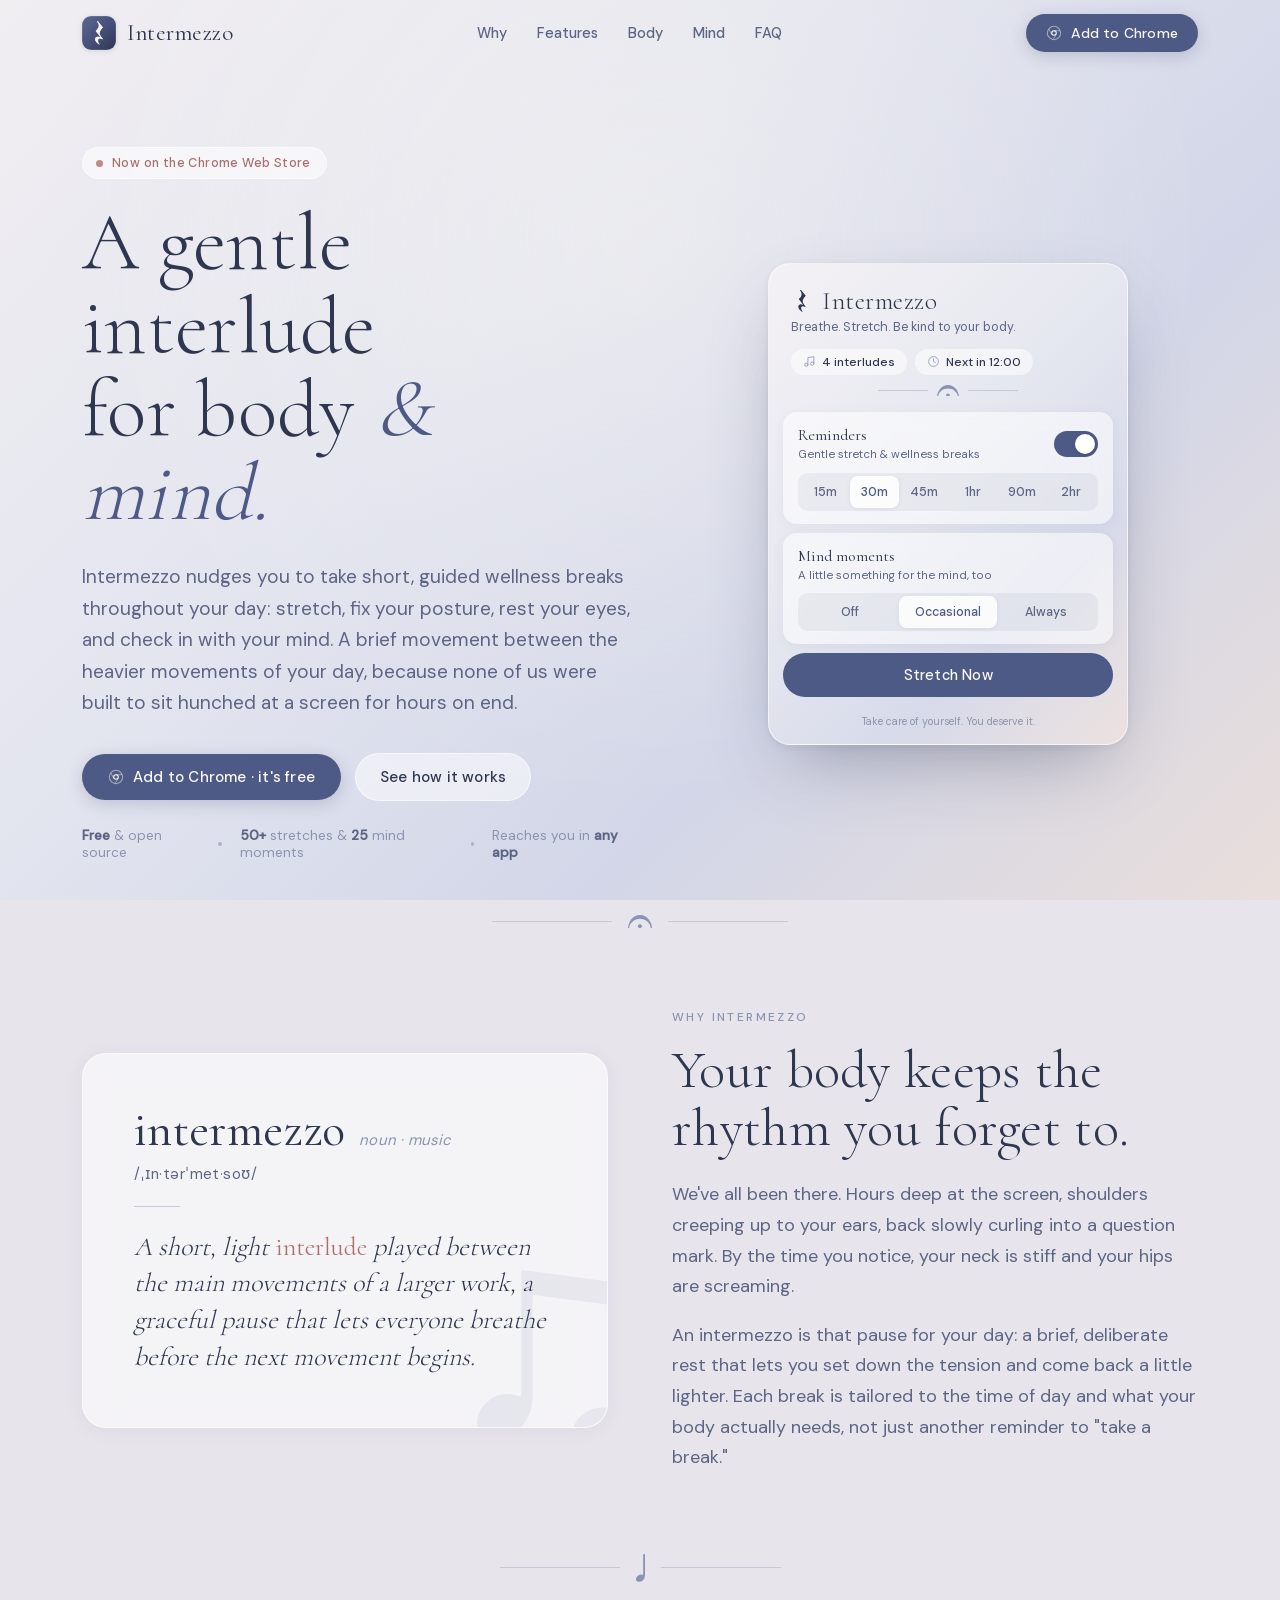
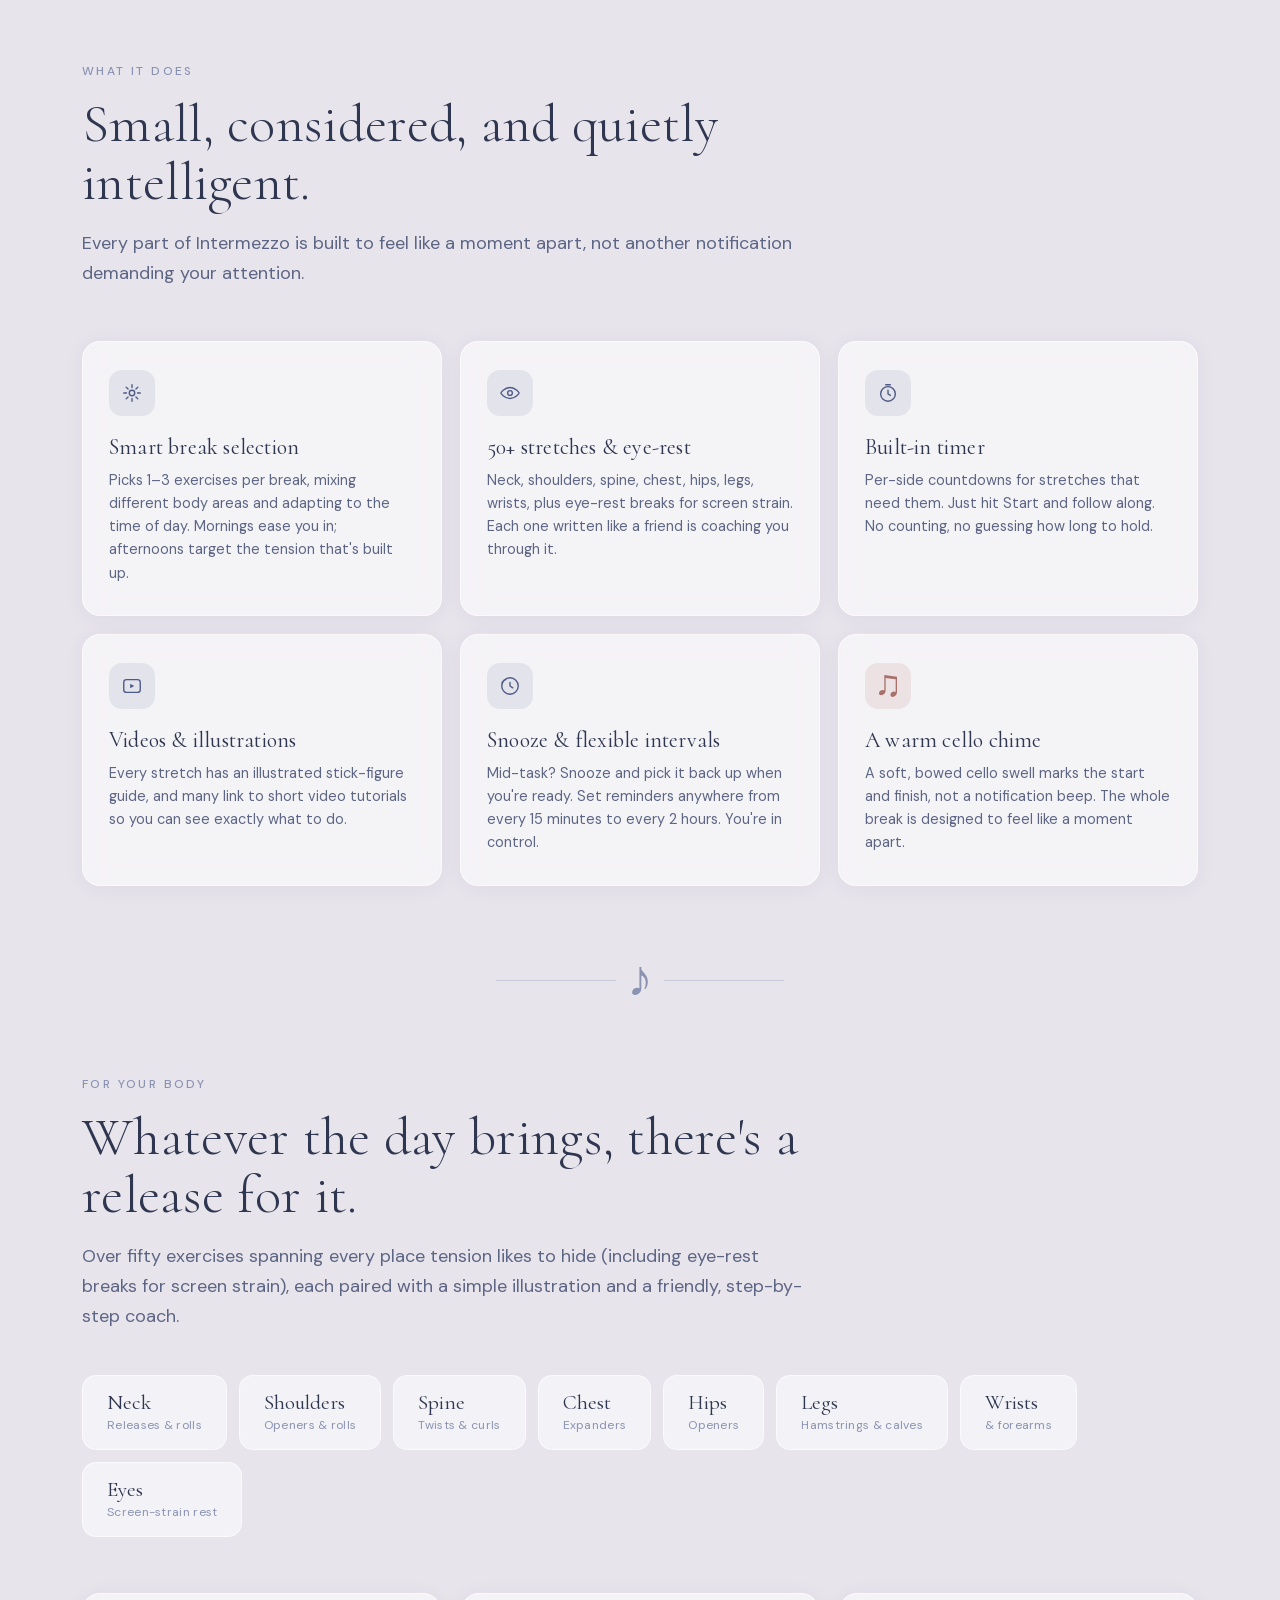
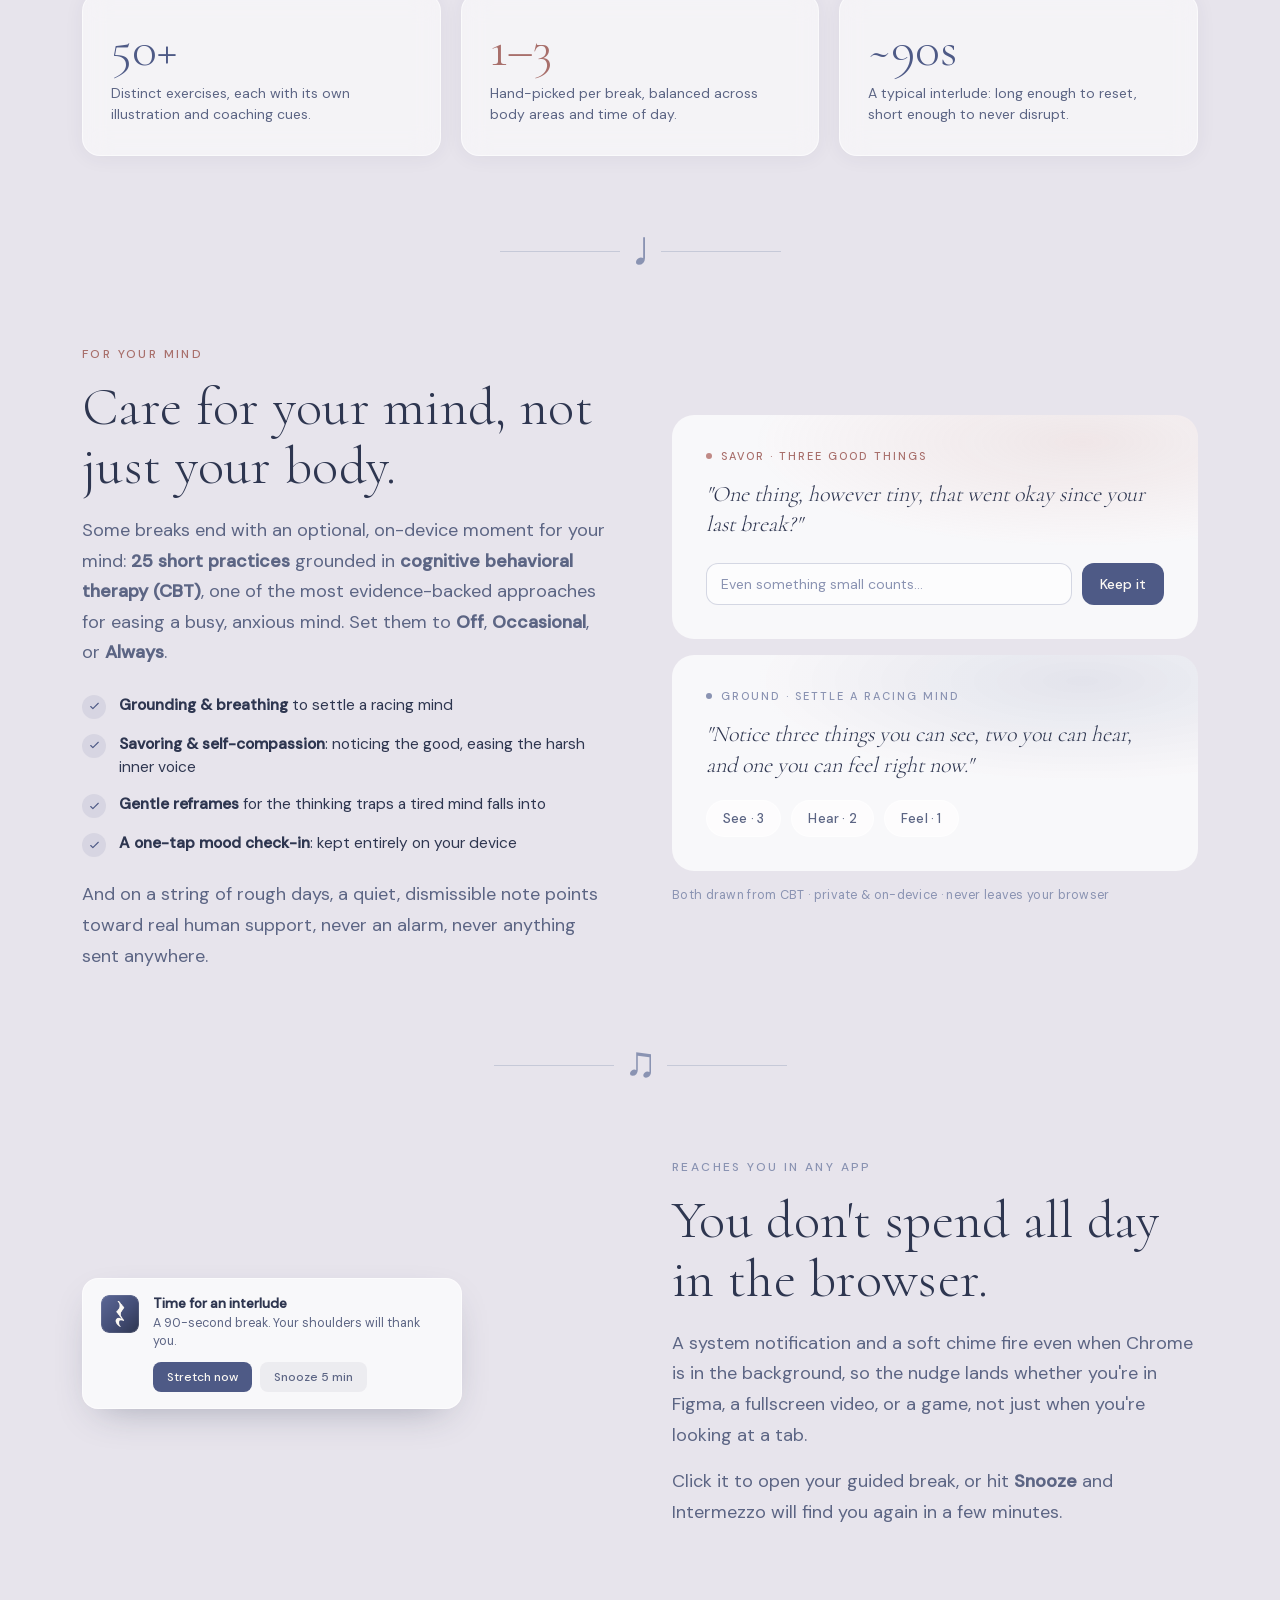
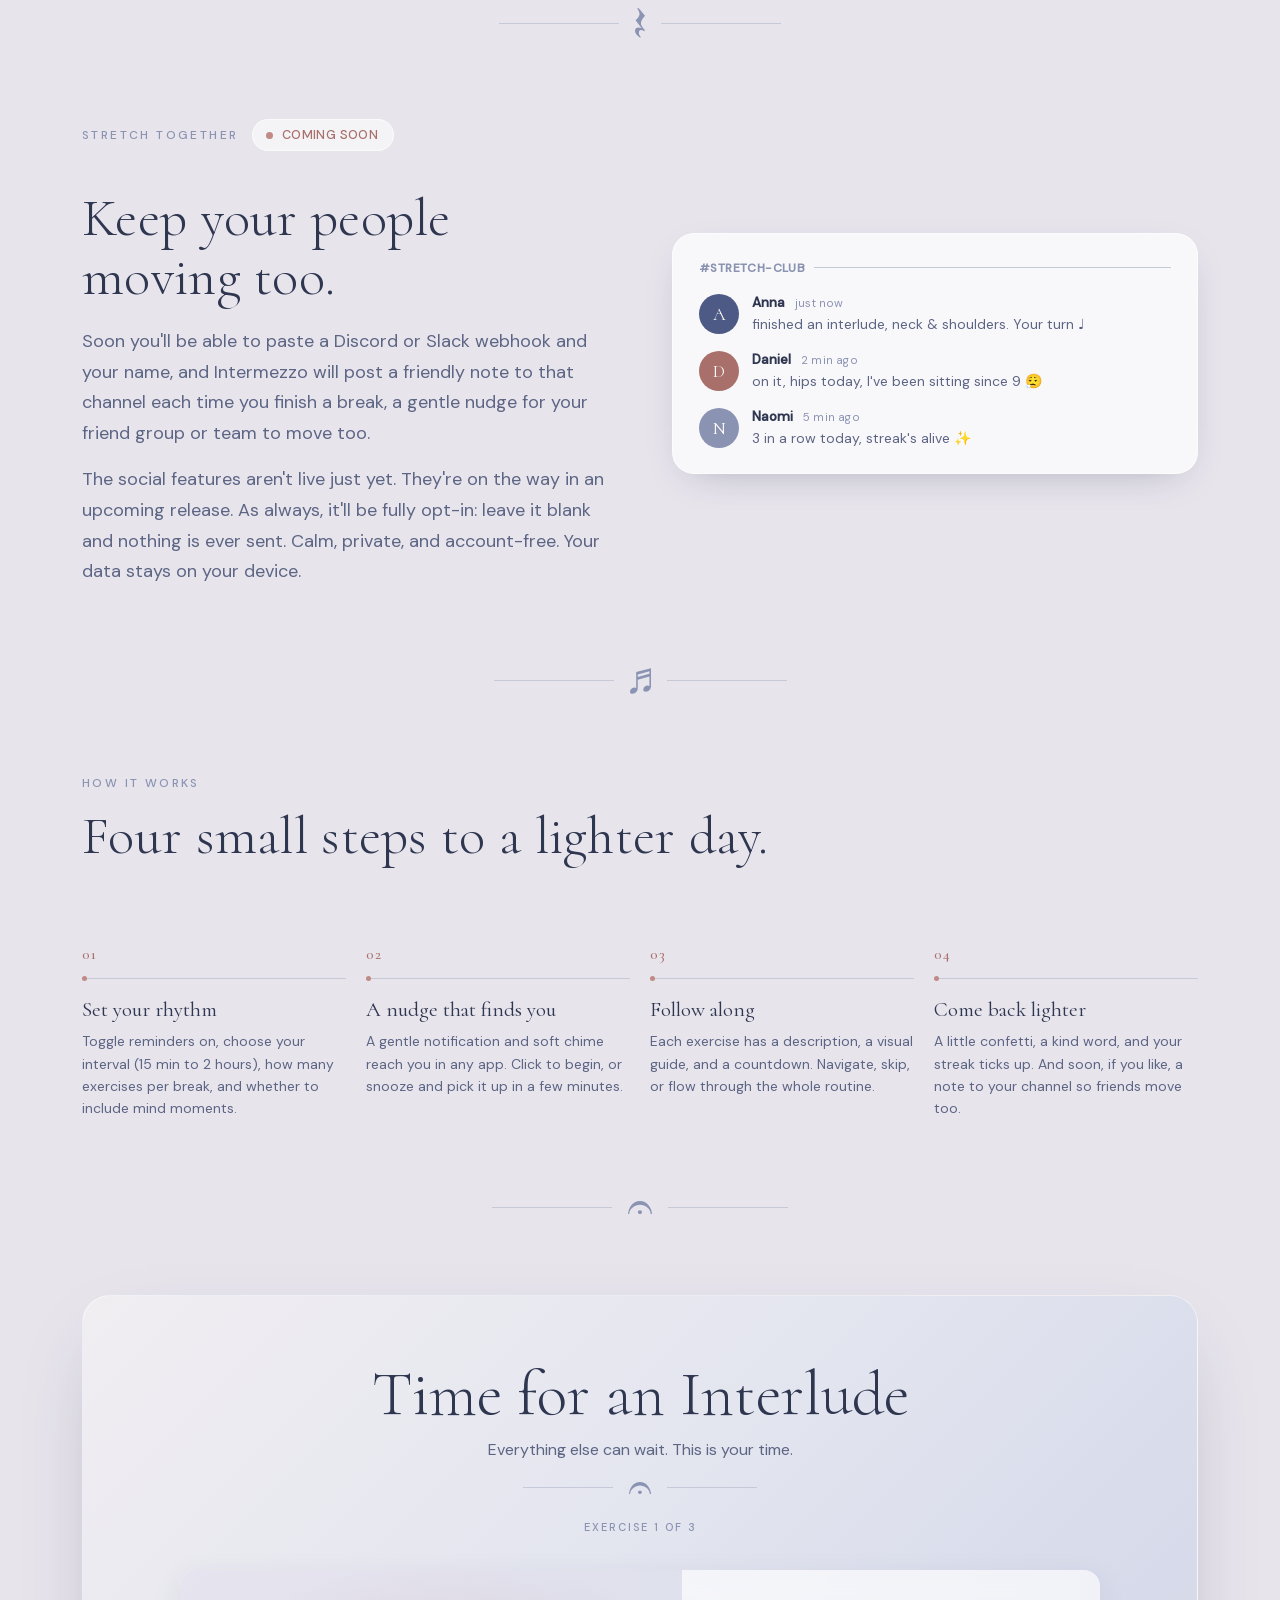
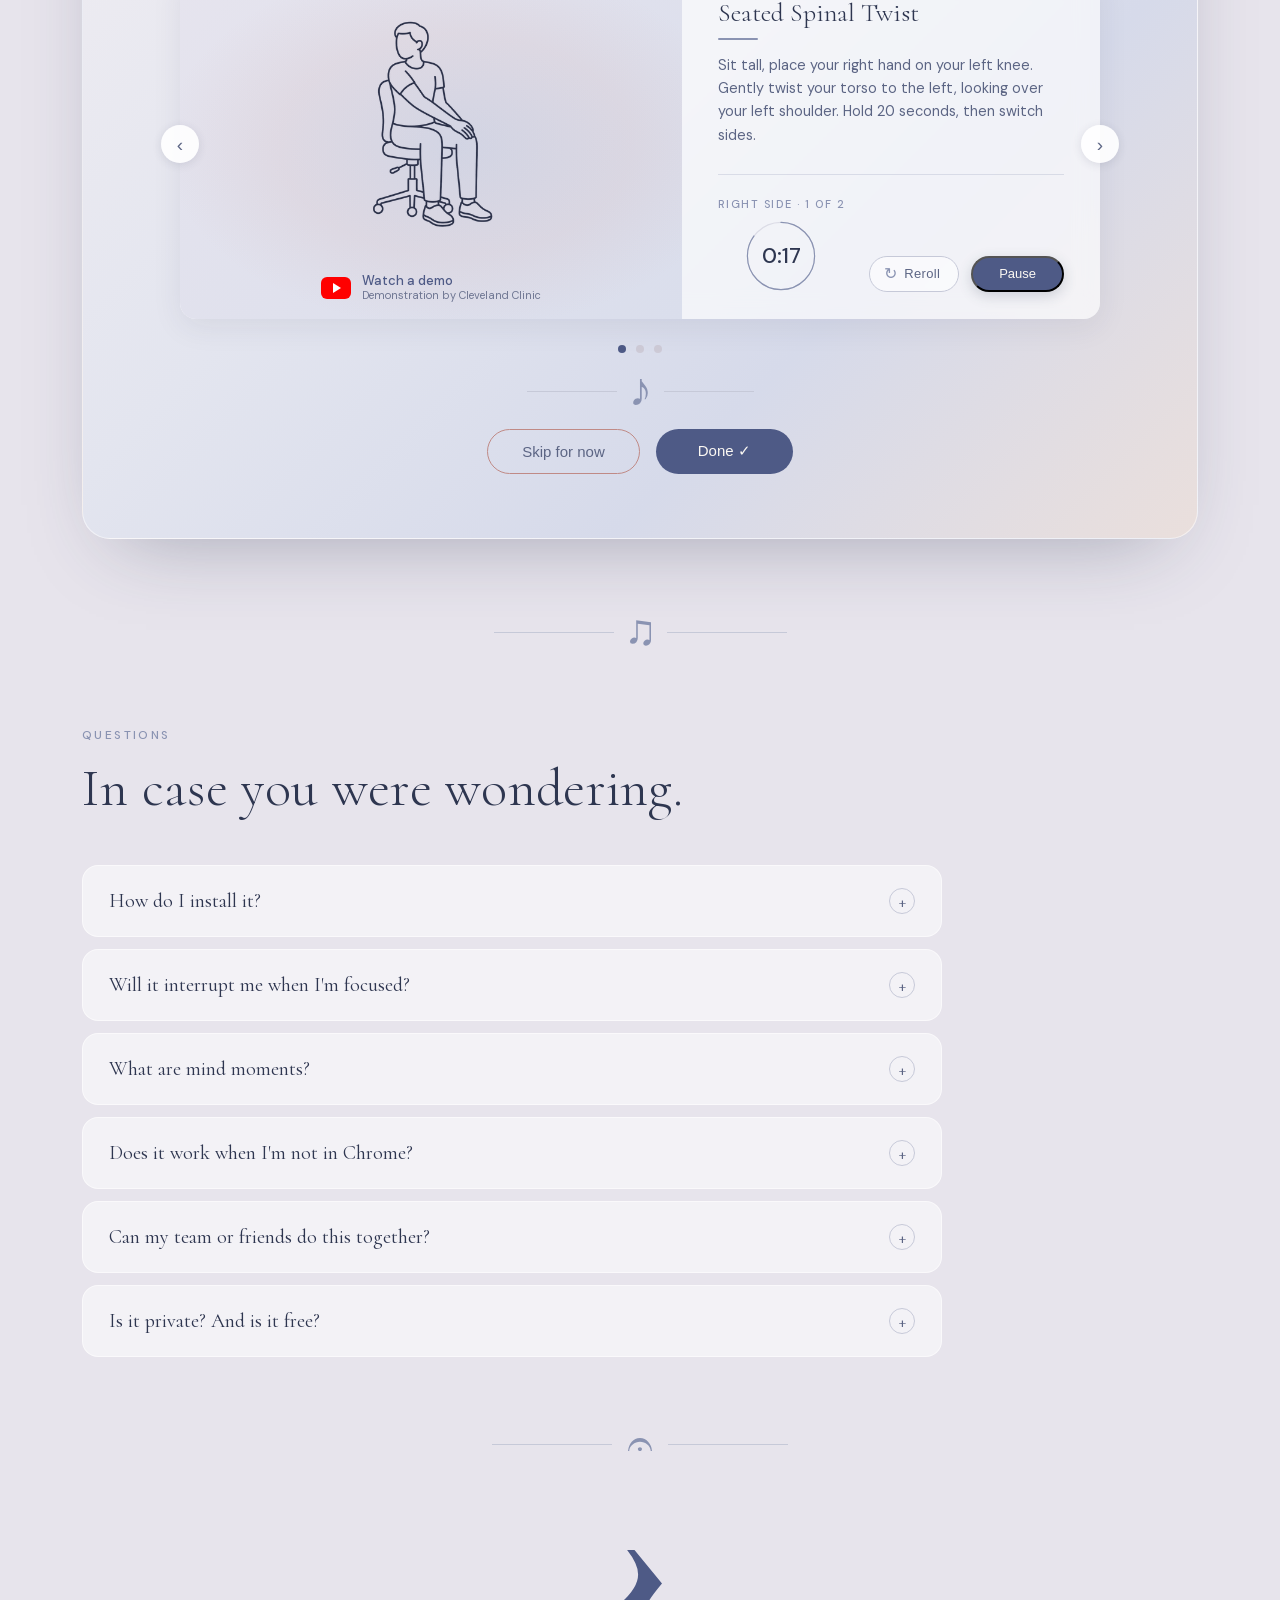
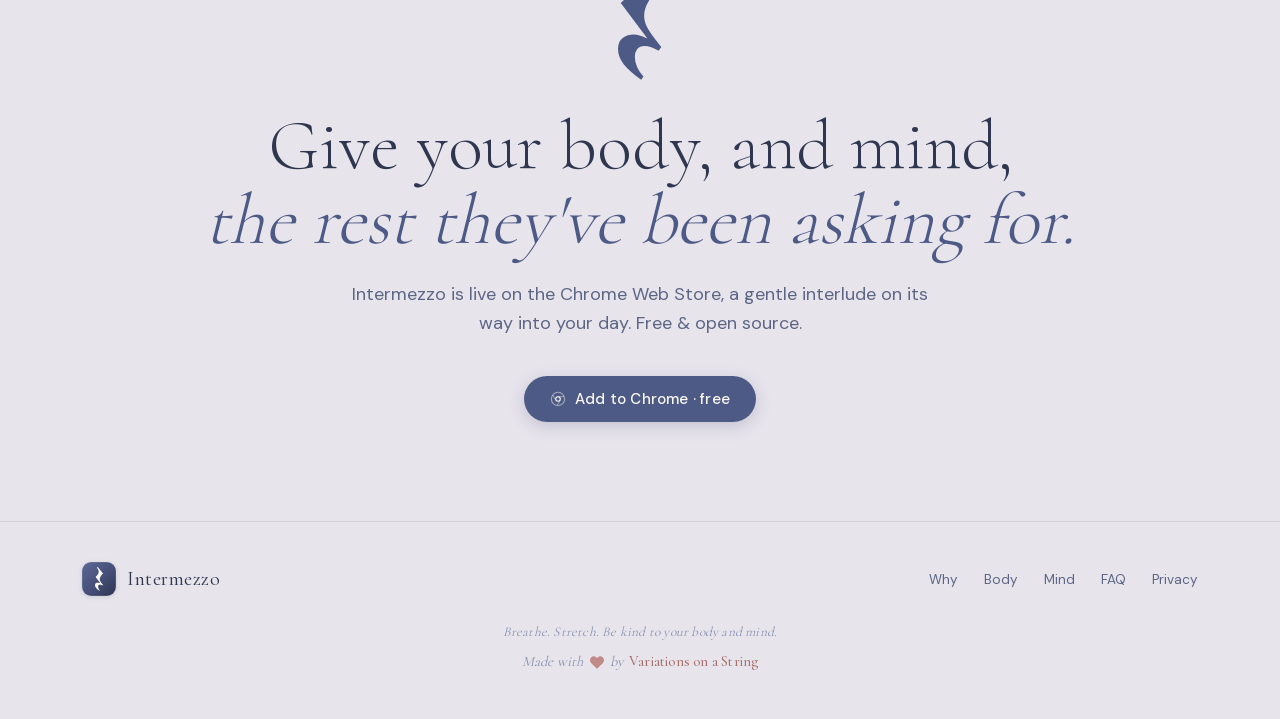
<file: site/index.html>
<!DOCTYPE html>
<html lang="en">
<head>
<meta charset="UTF-8" />
<meta name="viewport" content="width=device-width, initial-scale=1.0" />
<title>Intermezzo: Breathe, stretch, be kind to your body and mind</title>
<meta name="description" content="A Chrome extension with gentle reminders to stretch, fix your posture, and check in with your mind, reaching you in any app, throughout your day." />
<link rel="canonical" href="https://intermezzo.care/" />
<meta name="theme-color" content="#E7E4EC" />

<!-- Open Graph / social -->
<meta property="og:type" content="website" />
<meta property="og:locale" content="en_US" />
<meta property="og:site_name" content="Intermezzo" />
<meta property="og:url" content="https://intermezzo.care/" />
<meta property="og:title" content="Intermezzo: A gentle interlude for body & mind" />
<meta property="og:description" content="A Chrome extension with gentle reminders to stretch, fix your posture, and check in with your mind, reaching you in any app, throughout your day." />
<meta property="og:image" content="https://intermezzo.care/og-image.png" />
<meta property="og:image:secure_url" content="https://intermezzo.care/og-image.png" />
<meta property="og:image:type" content="image/png" />
<meta property="og:image:width" content="1200" />
<meta property="og:image:height" content="630" />
<meta property="og:image:alt" content="Intermezzo: a gentle interlude for body & mind" />
<meta name="twitter:card" content="summary_large_image" />
<meta name="twitter:title" content="Intermezzo: A gentle interlude for body & mind" />
<meta name="twitter:description" content="Gentle reminders to stretch, fix your posture, and check in with your mind, throughout your day." />
<meta name="twitter:image" content="https://intermezzo.care/og-image.png" />

<link rel="icon" href="favicon.svg?v=2" type="image/svg+xml" />
<link rel="stylesheet" href="styles.css" />

<!-- Structured data -->
<script type="application/ld+json">
{
  "@context": "https://schema.org",
  "@graph": [
    {
      "@type": "Organization",
      "@id": "https://intermezzo.care/#org",
      "name": "Variations on a String",
      "url": "https://www.variationsonastring.com",
      "logo": "https://intermezzo.care/icon128.png"
    },
    {
      "@type": "WebSite",
      "@id": "https://intermezzo.care/#website",
      "url": "https://intermezzo.care/",
      "name": "Intermezzo",
      "description": "A Chrome extension with gentle reminders to stretch, fix your posture, and check in with your mind.",
      "publisher": { "@id": "https://intermezzo.care/#org" }
    },
    {
      "@type": "SoftwareApplication",
      "@id": "https://intermezzo.care/#app",
      "name": "Intermezzo",
      "url": "https://intermezzo.care/",
      "image": "https://intermezzo.care/og-image.png",
      "description": "Gentle reminders to take short, guided wellness breaks throughout your day: 50+ stretches, eye-rest breaks, posture fixes, and optional CBT-based mind moments. Free, open source, and private — everything stays on your device.",
      "applicationCategory": "BrowserApplication",
      "applicationSubCategory": "Chrome extension",
      "operatingSystem": "Chrome OS, Windows, macOS, Linux",
      "browserRequirements": "Requires Google Chrome",
      "installUrl": "https://chromewebstore.google.com/detail/intermezzo/djlmhgokdfglhcdelkgljakecafpjbpj",
      "isAccessibleForFree": true,
      "offers": { "@type": "Offer", "price": "0", "priceCurrency": "USD" },
      "publisher": { "@id": "https://intermezzo.care/#org" }
    },
    {
      "@type": "FAQPage",
      "@id": "https://intermezzo.care/#faq",
      "mainEntity": [
        {
          "@type": "Question",
          "name": "How do I install Intermezzo?",
          "acceptedAnswer": {
            "@type": "Answer",
            "text": "Intermezzo is a Chrome extension on the Chrome Web Store. Add it to Chrome and a quarter-rest icon appears in your toolbar. Click it to set your interval, choose your break, or start one right away. No account, no setup."
          }
        },
        {
          "@type": "Question",
          "name": "Will it interrupt me when I'm focused?",
          "acceptedAnswer": {
            "@type": "Answer",
            "text": "Only as often as you ask it to. You choose the interval (anywhere from 15 minutes to 2 hours), and you can toggle reminders off entirely. When a nudge does arrive, it's a soft notification you can act on or snooze for a few minutes — never a jarring pop-up."
          }
        },
        {
          "@type": "Question",
          "name": "What are mind moments?",
          "acceptedAnswer": {
            "@type": "Answer",
            "text": "An optional moment for your mind that some breaks end with: 25 short practices drawn from cognitive behavioral therapy (CBT) — grounding and breathing, savoring and self-compassion, gentle reframes for common thinking traps, and a one-tap mood check-in. You can set them to Off, Occasional, or Always. Everything stays on your device."
          }
        },
        {
          "@type": "Question",
          "name": "Does it work when I'm not in Chrome?",
          "acceptedAnswer": {
            "@type": "Answer",
            "text": "Yes. Intermezzo sends a system notification and a chime that reach you even when Chrome is in the background, so a break finds you whether you're in another app, a fullscreen video, or a game."
          }
        },
        {
          "@type": "Question",
          "name": "Can my team or friends do this together?",
          "acceptedAnswer": {
            "@type": "Answer",
            "text": "Soon! The \"stretch together\" social features (pasting a Discord or Slack webhook so Intermezzo posts a friendly note to your channel when you finish a break) aren't live just yet, but they're coming in an upcoming release. When they land they'll be entirely opt-in: leave it blank and nothing is ever sent."
          }
        },
        {
          "@type": "Question",
          "name": "Is Intermezzo private? And is it free?",
          "acceptedAnswer": {
            "@type": "Answer",
            "text": "Yes to both. Intermezzo is free and open source, with no account and no tracking. Your settings, streak, and mood notes stay on your device. Nothing is ever sent anywhere."
          }
        }
      ]
    }
  ]
}
</script>

<!-- Vercel Web Analytics -->
<script>
  window.va = window.va || function () { (window.vaq = window.vaq || []).push(arguments); };
</script>
<script defer src="https://cdn.vercel-insights.com/v1/script.js"></script>
</head>
<body>

<div class="bg-base"></div>
<div class="bg-breath"></div>

<!-- ===== NAV ===== -->
<header class="nav" id="nav">
  <div class="wrap nav-inner">
    <a class="brand" href="#top">
      <img class="mark" src="icon128.png" alt="Intermezzo" width="34" height="34" />
      <span class="name">Intermezzo</span>
    </a>
    <nav class="nav-links">
      <a href="#why">Why</a>
      <a href="#features">Features</a>
      <a href="#body">Body</a>
      <a href="#mind">Mind</a>
      <a href="#faq">FAQ</a>
    </nav>
    <a class="btn btn-primary btn-sm" href="https://chromewebstore.google.com/detail/intermezzo/djlmhgokdfglhcdelkgljakecafpjbpj" target="_blank" rel="noopener">
      <svg class="chrome-dot" viewBox="0 0 24 24" fill="none" aria-hidden="true"><circle cx="12" cy="12" r="10" stroke="currentColor" stroke-width="1.6" opacity="0.5"/><circle cx="12" cy="12" r="3.4" stroke="currentColor" stroke-width="1.6"/><path d="M12 8.6H21M8.7 13.9L4.2 6.2M15.3 13.9L10.8 21.6" stroke="currentColor" stroke-width="1.4" opacity="0.5"/></svg>
      Add to Chrome
    </a>
  </div>
</header>

<a id="top"></a>

<!-- ===== HERO ===== -->
<section class="hero">
  <div class="wrap hero-grid">
    <div class="hero-copy">
      <span class="soon-badge"><span class="soon-dot"></span>Now on the Chrome Web Store</span>
      <h1>A gentle interlude<br />for body <em>&amp; mind.</em></h1>
      <p class="lead">Intermezzo nudges you to take short, guided wellness breaks throughout your day: stretch, fix your posture, rest your eyes, and check in with your mind. A brief movement between the heavier movements of your day, because none of us were built to sit hunched at a screen for hours on end.</p>
      <div class="hero-cta">
        <a class="btn btn-primary" href="https://chromewebstore.google.com/detail/intermezzo/djlmhgokdfglhcdelkgljakecafpjbpj" target="_blank" rel="noopener">
          <svg class="chrome-dot" viewBox="0 0 24 24" fill="none" aria-hidden="true"><circle cx="12" cy="12" r="10" stroke="currentColor" stroke-width="1.6" opacity="0.5"/><circle cx="12" cy="12" r="3.4" stroke="currentColor" stroke-width="1.6"/><path d="M12 8.6H21M8.7 13.9L4.2 6.2M15.3 13.9L10.8 21.6" stroke="currentColor" stroke-width="1.4" opacity="0.5"/></svg>
          Add to Chrome · it's free
        </a>
        <a class="btn btn-ghost" href="#how">See how it works</a>
      </div>
      <div class="hero-meta">
        <span><b>Free</b> &amp; open source</span>
        <span class="dot"></span>
        <span><b>50+</b> stretches &amp; <b>25</b> mind moments</span>
        <span class="dot"></span>
        <span>Reaches you in <b>any app</b></span>
      </div>
    </div>

    <!-- Popup mock -->
    <div class="popup-stage">
      <div class="popup-glow"></div>
      <div class="popup-card">
        <div class="pp-head">
          <div class="pp-brand">
            <svg class="pmark" viewBox="51 -878 256 755" fill="none" aria-hidden="true"><path d="M104-878L147-878L307-683Q257-624 230-581Q203-538 203-494L203-494Q203-457 227-416.50Q251-376 303-314L303-314L287-292Q243-320 205-320L205-320Q177-320 163-301.50Q149-283 149-257L149-257Q149-225 162.50-196.50Q176-168 199-142L199-142L186-123Q117-173 84-214Q51-255 51-303L51-303Q51-346 78-366Q105-386 143-386L143-386Q173-386 221-363L221-363L221-365L67-570Q168-659 168-736L168-736Q168-797 104-878L104-878Z" fill="#2E3650"/></svg>
            <span class="pp-title">Intermezzo</span>
          </div>
          <div class="pp-tag">Breathe. Stretch. Be kind to your body.</div>
          <div class="pp-stats">
            <span class="pp-pill">
              <svg width="13" height="13" viewBox="0 0 24 24" fill="none"><path d="M9 18V5l11-2v13" stroke="currentColor" stroke-width="1.5" stroke-linecap="round" stroke-linejoin="round"/><circle cx="6" cy="18" r="3" stroke="currentColor" stroke-width="1.5"/><circle cx="17" cy="16" r="3" stroke="currentColor" stroke-width="1.5"/></svg>
              4 interludes
            </span>
            <span class="pp-pill">
              <svg width="13" height="13" viewBox="0 0 24 24" fill="none"><circle cx="12" cy="12" r="9" stroke="currentColor" stroke-width="1.5"/><path d="M12 7v5l3.5 2" stroke="currentColor" stroke-width="1.5" stroke-linecap="round"/></svg>
              Next in 12:00
            </span>
          </div>
        </div>

        <div class="pp-divider">
          <span class="l"></span>
          <svg width="22" viewBox="50 -1000 658 352" fill="none" aria-hidden="true"><path d="M708-648L673-648Q671-698 646-743Q621-788 579.50-823Q538-858 486-878Q434-898 378-898L378-898Q324-898 272.50-879Q221-860 179-825.50Q137-791 111-746Q85-701 83-648L83-648L50-648Q57-720 83-783.50Q109-847 152-896Q195-945 252-972.50Q309-1000 378-1000L378-1000Q447-1000 505.50-971.50Q564-943 607.50-894Q651-845 677-781.50Q703-718 708-648L708-648ZM378-648L378-648Q353-648 337-662Q321-676 321-699L321-699Q321-719 337.50-732.50Q354-746 378-746L378-746Q401-746 417-731.50Q433-717 433-699L433-699Q433-676 417-662Q401-648 378-648Z" fill="#8A93B2"/></svg>
          <span class="l"></span>
        </div>

        <div class="pp-body">
          <div class="pp-card">
            <div class="pp-row">
              <div>
                <div class="pp-label">Reminders</div>
                <div class="pp-sub">Gentle stretch &amp; wellness breaks</div>
              </div>
              <div class="pp-switch"></div>
            </div>
            <div class="pp-interval" style="grid-template-columns:repeat(6,1fr);">
              <span>15m</span>
              <span class="on">30m</span>
              <span>45m</span>
              <span>1hr</span>
              <span>90m</span>
              <span>2hr</span>
            </div>
          </div>
          <div class="pp-card">
            <div class="pp-label">Mind moments</div>
            <div class="pp-sub">A little something for the mind, too</div>
            <div class="pp-interval three" style="margin-top:10px;">
              <span>Off</span>
              <span class="on">Occasional</span>
              <span>Always</span>
            </div>
          </div>
          <div class="pp-cta">Stretch Now</div>
        </div>
        <div class="pp-foot">Take care of yourself. You deserve it.</div>
      </div>
    </div>
  </div>
</section>

<!-- divider · fermata -->
<div class="wrap"><div class="fermata-rule">
  <span class="line"></span>
  <span class="glyph" style="display:inline-flex;"><svg width="24" height="13" viewBox="50 -1000 658 352" fill="none" aria-hidden="true"><path d="M708-648L673-648Q671-698 646-743Q621-788 579.50-823Q538-858 486-878Q434-898 378-898L378-898Q324-898 272.50-879Q221-860 179-825.50Q137-791 111-746Q85-701 83-648L83-648L50-648Q57-720 83-783.50Q109-847 152-896Q195-945 252-972.50Q309-1000 378-1000L378-1000Q447-1000 505.50-971.50Q564-943 607.50-894Q651-845 677-781.50Q703-718 708-648L708-648ZM378-648L378-648Q353-648 337-662Q321-676 321-699L321-699Q321-719 337.50-732.50Q354-746 378-746L378-746Q401-746 417-731.50Q433-717 433-699L433-699Q433-676 417-662Q401-648 378-648Z" fill="#8A93B2"/></svg></span>
  <span class="line"></span>
</div></div>

<!-- ===== WHY / DEFINITION ===== -->
<section class="band" id="why">
  <div class="wrap">
    <div class="why-grid">
      <div class="why-card glass reveal">
        <div class="def-word">intermezzo <span class="def-pos">noun · music</span></div>
        <div class="def-pron">/ˌɪn·tərˈmet·soʊ/</div>
        <div class="def-rule"></div>
        <p class="def-text">A short, light <span class="accent">interlude</span> played between the main movements of a larger work, a graceful pause that lets everyone breathe before the next movement begins.</p>
        <div class="why-glyphs">
          <svg width="150" viewBox="51 -566 484 587" fill="none" aria-hidden="true"><path d="M499-113L499-451L230-486L230-157Q230-100 196.50-62Q163-24 107-24L107-24Q51-24 51-72L51-72Q51-96 64-117.50Q77-139 99-152.50Q121-166 147-166L147-166Q172-166 194-157L194-157L194-566L535-521L535-113Q535-72 517-41.50Q499-11 471.50 5Q444 21 413 21L413 21Q357 21 357-28L357-28Q357-68 387-95Q417-122 455-122L455-122Q478-122 499-113L499-113Z" fill="currentColor"/></svg>
        </div>
      </div>
      <div class="why-body reveal">
        <div class="eyebrow" style="margin-bottom:16px;">Why Intermezzo</div>
        <h2 class="section-title" style="margin-bottom:22px;">Your body keeps the rhythm you forget to.</h2>
        <p>We've all been there. Hours deep at the screen, shoulders creeping up to your ears, back slowly curling into a question mark. By the time you notice, your neck is stiff and your hips are screaming.</p>
        <p>An intermezzo is that pause for your day: a brief, deliberate rest that lets you set down the tension and come back a little lighter. Each break is tailored to the time of day and what your body actually needs, not just another reminder to "take a break."</p>
      </div>
    </div>
  </div>
</section>

<!-- divider · quarter note -->
<div class="wrap"><div class="fermata-rule">
  <span class="line"></span>
  <span class="glyph" style="display:inline-flex;"><svg width="9" height="28" viewBox="51 -563 180 549" fill="none" aria-hidden="true"><path d="M194-148L194-563L231-563L231-148Q231-88 195.50-51Q160-14 107-14L107-14Q79-14 65-27.50Q51-41 51-63L51-63Q51-89 65-110Q79-131 102-144Q125-157 150-157L150-157Q172-157 194-148L194-148Z" fill="#8A93B2"/></svg></span>
  <span class="line"></span>
</div></div>

<!-- ===== FEATURES ===== -->
<section class="band" id="features">
  <div class="wrap">
    <div class="band-head reveal">
      <span class="eyebrow">What it does</span>
      <h2 class="section-title">Small, considered, and quietly intelligent.</h2>
      <p class="section-lead">Every part of Intermezzo is built to feel like a moment apart, not another notification demanding your attention.</p>
    </div>
    <div class="feat-grid">
      <div class="feat glass reveal">
        <div class="feat-ico">
          <svg width="22" height="22" viewBox="0 0 24 24" fill="none"><path d="M12 3v3M12 18v3M3 12h3M18 12h3M5.6 5.6l2.1 2.1M16.3 16.3l2.1 2.1M18.4 5.6l-2.1 2.1M7.7 16.3l-2.1 2.1" stroke="currentColor" stroke-width="1.5" stroke-linecap="round"/><circle cx="12" cy="12" r="3" stroke="currentColor" stroke-width="1.5"/></svg>
        </div>
        <h3>Smart break selection</h3>
        <p>Picks 1–3 exercises per break, mixing different body areas and adapting to the time of day. Mornings ease you in; afternoons target the tension that's built up.</p>
      </div>
      <div class="feat glass reveal">
        <div class="feat-ico">
          <svg width="22" height="22" viewBox="0 0 24 24" fill="none"><path d="M2 12s3.5-6 10-6 10 6 10 6-3.5 6-10 6-10-6-10-6Z" stroke="currentColor" stroke-width="1.5" stroke-linejoin="round"/><circle cx="12" cy="12" r="2.6" stroke="currentColor" stroke-width="1.5"/></svg>
        </div>
        <h3>50+ stretches &amp; eye-rest</h3>
        <p>Neck, shoulders, spine, chest, hips, legs, wrists, plus eye-rest breaks for screen strain. Each one written like a friend is coaching you through it.</p>
      </div>
      <div class="feat glass reveal">
        <div class="feat-ico">
          <svg width="22" height="22" viewBox="0 0 24 24" fill="none"><circle cx="12" cy="13" r="8" stroke="currentColor" stroke-width="1.5"/><path d="M12 9v4l2.6 1.6M9.5 3h5" stroke="currentColor" stroke-width="1.5" stroke-linecap="round"/></svg>
        </div>
        <h3>Built-in timer</h3>
        <p>Per-side countdowns for stretches that need them. Just hit Start and follow along. No counting, no guessing how long to hold.</p>
      </div>
      <div class="feat glass reveal">
        <div class="feat-ico">
          <svg width="22" height="22" viewBox="0 0 24 24" fill="none"><rect x="3" y="5" width="18" height="14" rx="3" stroke="currentColor" stroke-width="1.5"/><path d="M10 9.5l4.5 2.5L10 14.5V9.5Z" fill="currentColor"/></svg>
        </div>
        <h3>Videos &amp; illustrations</h3>
        <p>Every stretch has an illustrated stick-figure guide, and many link to short video tutorials so you can see exactly what to do.</p>
      </div>
      <div class="feat glass reveal">
        <div class="feat-ico">
          <svg width="22" height="22" viewBox="0 0 24 24" fill="none"><circle cx="12" cy="12" r="9" stroke="currentColor" stroke-width="1.5"/><path d="M12 8v4l3 2" stroke="currentColor" stroke-width="1.5" stroke-linecap="round"/><path d="M3 8c1.3-1.6 3-2.7 4.8-3.1" stroke="currentColor" stroke-width="1.5" stroke-linecap="round" opacity="0.55"/></svg>
        </div>
        <h3>Snooze &amp; flexible intervals</h3>
        <p>Mid-task? Snooze and pick it back up when you're ready. Set reminders anywhere from every 15 minutes to every 2 hours. You're in control.</p>
      </div>
      <div class="feat glass warm reveal">
        <div class="feat-ico">
          <svg width="18" height="22" viewBox="51 -566 484 587" fill="none" aria-hidden="true"><path d="M499-113L499-451L230-486L230-157Q230-100 196.50-62Q163-24 107-24L107-24Q51-24 51-72L51-72Q51-96 64-117.50Q77-139 99-152.50Q121-166 147-166L147-166Q172-166 194-157L194-157L194-566L535-521L535-113Q535-72 517-41.50Q499-11 471.50 5Q444 21 413 21L413 21Q357 21 357-28L357-28Q357-68 387-95Q417-122 455-122L455-122Q478-122 499-113L499-113Z" fill="currentColor"/></svg>
        </div>
        <h3>A warm cello chime</h3>
        <p>A soft, bowed cello swell marks the start and finish, not a notification beep. The whole break is designed to feel like a moment apart.</p>
      </div>
    </div>
  </div>
</section>

<!-- divider · eighth note -->
<div class="wrap"><div class="fermata-rule">
  <span class="line"></span>
  <span class="glyph" style="display:inline-flex;"><svg width="16" height="28" viewBox="51 -563 308 549" fill="none" aria-hidden="true"><path d="M194-148L194-563L231-563L231-514L305-420Q333-386 346-346Q359-306 359-265L359-265Q359-191 313-133L313-133L290-133Q318-193 318-254L318-254Q318-293 305-323.50Q292-354 272-373Q252-392 231-395L231-395L231-148Q231-88 195.50-51Q160-14 107-14L107-14Q79-14 65-27.50Q51-41 51-63L51-63Q51-89 65-110Q79-131 102-144Q125-157 150-157L150-157Q172-157 194-148L194-148Z" fill="#8A93B2"/></svg></span>
  <span class="line"></span>
</div></div>

<!-- ===== FOR YOUR BODY ===== -->
<section class="band" id="body">
  <div class="wrap">
    <div class="band-head reveal">
      <span class="eyebrow">For your body</span>
      <h2 class="section-title">Whatever the day brings, there's a release for it.</h2>
      <p class="section-lead">Over fifty exercises spanning every place tension likes to hide (including eye-rest breaks for screen strain), each paired with a simple illustration and a friendly, step-by-step coach.</p>
    </div>

    <div class="areas reveal">
      <div class="area-chip">
        <span class="ac-name">Neck</span>
        <span class="ac-n">Releases &amp; rolls</span>
      </div>
      <div class="area-chip">
        <span class="ac-name">Shoulders</span>
        <span class="ac-n">Openers &amp; rolls</span>
      </div>
      <div class="area-chip">
        <span class="ac-name">Spine</span>
        <span class="ac-n">Twists &amp; curls</span>
      </div>
      <div class="area-chip">
        <span class="ac-name">Chest</span>
        <span class="ac-n">Expanders</span>
      </div>
      <div class="area-chip">
        <span class="ac-name">Hips</span>
        <span class="ac-n">Openers</span>
      </div>
      <div class="area-chip">
        <span class="ac-name">Legs</span>
        <span class="ac-n">Hamstrings &amp; calves</span>
      </div>
      <div class="area-chip">
        <span class="ac-name">Wrists</span>
        <span class="ac-n">&amp; forearms</span>
      </div>
      <div class="area-chip">
        <span class="ac-name">Eyes</span>
        <span class="ac-n">Screen-strain rest</span>
      </div>
    </div>

    <div class="stretch-aside">
      <div class="saside glass reveal">
        <span class="big">50+</span>
        <span class="lbl">Distinct exercises, each with its own illustration and coaching cues.</span>
      </div>
      <div class="saside glass terra reveal">
        <span class="big">1–3</span>
        <span class="lbl">Hand-picked per break, balanced across body areas and time of day.</span>
      </div>
      <div class="saside glass reveal">
        <span class="big">~90s</span>
        <span class="lbl">A typical interlude: long enough to reset, short enough to never disrupt.</span>
      </div>
    </div>
  </div>
</section>

<!-- divider · quarter note -->
<div class="wrap"><div class="fermata-rule">
  <span class="line"></span>
  <span class="glyph" style="display:inline-flex;"><svg width="9" height="28" viewBox="51 -563 180 549" fill="none" aria-hidden="true"><path d="M194-148L194-563L231-563L231-148Q231-88 195.50-51Q160-14 107-14L107-14Q79-14 65-27.50Q51-41 51-63L51-63Q51-89 65-110Q79-131 102-144Q125-157 150-157L150-157Q172-157 194-148L194-148Z" fill="#8A93B2"/></svg></span>
  <span class="line"></span>
</div></div>

<!-- ===== FOR YOUR MIND ===== -->
<section class="band" id="mind">
  <div class="wrap">
    <div class="split">
      <div class="split-body reveal">
        <span class="eyebrow" style="color:var(--terra-deep);">For your mind</span>
        <h2 class="section-title">Care for your mind, not just your body.</h2>
        <p>Some breaks end with an optional, on-device moment for your mind: <b>25 short practices</b> grounded in <b>cognitive behavioral therapy (CBT)</b>, one of the most evidence-backed approaches for easing a busy, anxious mind. Set them to <b>Off</b>, <b>Occasional</b>, or <b>Always</b>.</p>
        <ul class="split-list">
          <li><span class="tick"><svg width="13" height="13" viewBox="0 0 24 24" fill="none"><path d="M5 12l4 4 10-10" stroke="currentColor" stroke-width="2" stroke-linecap="round" stroke-linejoin="round"/></svg></span><span><b>Grounding &amp; breathing</b> to settle a racing mind</span></li>
          <li><span class="tick"><svg width="13" height="13" viewBox="0 0 24 24" fill="none"><path d="M5 12l4 4 10-10" stroke="currentColor" stroke-width="2" stroke-linecap="round" stroke-linejoin="round"/></svg></span><span><b>Savoring &amp; self-compassion</b>: noticing the good, easing the harsh inner voice</span></li>
          <li><span class="tick"><svg width="13" height="13" viewBox="0 0 24 24" fill="none"><path d="M5 12l4 4 10-10" stroke="currentColor" stroke-width="2" stroke-linecap="round" stroke-linejoin="round"/></svg></span><span><b>Gentle reframes</b> for the thinking traps a tired mind falls into</span></li>
          <li><span class="tick"><svg width="13" height="13" viewBox="0 0 24 24" fill="none"><path d="M5 12l4 4 10-10" stroke="currentColor" stroke-width="2" stroke-linecap="round" stroke-linejoin="round"/></svg></span><span><b>A one-tap mood check-in</b>: kept entirely on your device</span></li>
        </ul>
        <p class="mind-aside">And on a string of rough days, a quiet, dismissible note points toward real human support, never an alarm, never anything sent anywhere.</p>
      </div>
      <div class="split-visual reveal">
        <div class="mind-examples">
          <div class="mind-card">
            <div class="mind-eyebrow"><span class="dotm"></span> Savor · three good things</div>
            <p class="mind-prompt">"One thing, however tiny, that went okay since your last break?"</p>
            <div class="savoring-row">
              <input class="savoring-input" type="text" placeholder="Even something small counts…" readonly />
              <button class="mind-keep" type="button">Keep it</button>
            </div>
          </div>
          <div class="mind-card ground">
            <div class="mind-eyebrow moss"><span class="dotm"></span> Ground · settle a racing mind</div>
            <p class="mind-prompt">"Notice three things you can see, two you can hear, and one you can feel right now."</p>
            <div class="ground-senses">
              <span class="sense">See · 3</span>
              <span class="sense">Hear · 2</span>
              <span class="sense">Feel · 1</span>
            </div>
          </div>
        </div>
        <p class="mind-foot">Both drawn from CBT · private &amp; on-device · never leaves your browser</p>
      </div>
    </div>
  </div>
</section>

<!-- divider · beamed eighths -->
<div class="wrap"><div class="fermata-rule">
  <span class="line"></span>
  <span class="glyph" style="display:inline-flex;"><svg width="21" height="26" viewBox="51 -566 484 587" fill="none" aria-hidden="true"><path d="M499-113L499-451L230-486L230-157Q230-100 196.50-62Q163-24 107-24L107-24Q51-24 51-72L51-72Q51-96 64-117.50Q77-139 99-152.50Q121-166 147-166L147-166Q172-166 194-157L194-157L194-566L535-521L535-113Q535-72 517-41.50Q499-11 471.50 5Q444 21 413 21L413 21Q357 21 357-28L357-28Q357-68 387-95Q417-122 455-122L455-122Q478-122 499-113L499-113Z" fill="#8A93B2"/></svg></span>
  <span class="line"></span>
</div></div>

<!-- ===== REACHES YOU ANYWHERE ===== -->
<section class="band">
  <div class="wrap">
    <div class="split reverse">
      <div class="split-visual reveal">
        <div class="notif">
          <div class="notif-ico">
            <img src="icon128.png" alt="Intermezzo" width="38" height="38" style="border-radius:8px;display:block;" />
          </div>
          <div class="notif-body">
            <div class="notif-title">Time for an interlude</div>
            <div class="notif-sub">A 90-second break. Your shoulders will thank you.</div>
            <div class="notif-actions">
              <span class="notif-btn">Stretch now</span>
              <span class="notif-btn ghost">Snooze 5 min</span>
            </div>
          </div>
        </div>
      </div>
      <div class="split-body reveal">
        <span class="eyebrow">Reaches you in any app</span>
        <h2 class="section-title">You don't spend all day in the browser.</h2>
        <p>A system notification and a soft chime fire even when Chrome is in the background, so the nudge lands whether you're in Figma, a fullscreen video, or a game, not just when you're looking at a tab.</p>
        <p>Click it to open your guided break, or hit <b>Snooze</b> and Intermezzo will find you again in a few minutes.</p>
      </div>
    </div>
  </div>
</section>

<!-- divider · quarter rest -->
<div class="wrap"><div class="fermata-rule">
  <span class="line"></span>
  <span class="glyph" style="display:inline-flex;"><svg width="10" height="30" viewBox="51 -878 256 755" fill="none" aria-hidden="true"><path d="M104-878L147-878L307-683Q257-624 230-581Q203-538 203-494L203-494Q203-457 227-416.50Q251-376 303-314L303-314L287-292Q243-320 205-320L205-320Q177-320 163-301.50Q149-283 149-257L149-257Q149-225 162.50-196.50Q176-168 199-142L199-142L186-123Q117-173 84-214Q51-255 51-303L51-303Q51-346 78-366Q105-386 143-386L143-386Q173-386 221-363L221-363L221-365L67-570Q168-659 168-736L168-736Q168-797 104-878L104-878Z" fill="#8A93B2"/></svg></span>
  <span class="line"></span>
</div></div>

<!-- ===== STRETCH TOGETHER ===== -->
<section class="band">
  <div class="wrap">
    <div class="split">
      <div class="split-body reveal">
        <span class="eyebrow">Stretch together <span class="soon-badge" style="margin-left:8px;"><span class="soon-dot"></span>Coming soon</span></span>
        <h2 class="section-title">Keep your people moving too.</h2>
        <p>Soon you'll be able to paste a Discord or Slack webhook and your name, and Intermezzo will post a friendly note to that channel each time you finish a break, a gentle nudge for your friend group or team to move too.</p>
        <p>The social features aren't live just yet. They're on the way in an upcoming release. As always, it'll be fully opt-in: leave it blank and nothing is ever sent. Calm, private, and account-free. Your data stays on your device.</p>
      </div>
      <div class="split-visual reveal">
        <div class="chat-card">
          <div class="chat-head"><span>#stretch-club</span><span class="ch-line"></span></div>
          <div class="chat-msg">
            <div class="chat-av a">A</div>
            <div class="chat-body">
              <div class="chat-name">Anna <span>just now</span></div>
              <div class="chat-text">finished an interlude, neck &amp; shoulders. Your turn <span class="glyph-inline">♩</span></div>
            </div>
          </div>
          <div class="chat-msg">
            <div class="chat-av b">D</div>
            <div class="chat-body">
              <div class="chat-name">Daniel <span>2 min ago</span></div>
              <div class="chat-text">on it, hips today, I've been sitting since 9 😮‍💨</div>
            </div>
          </div>
          <div class="chat-msg">
            <div class="chat-av c">N</div>
            <div class="chat-body">
              <div class="chat-name">Naomi <span>5 min ago</span></div>
              <div class="chat-text">3 in a row today, streak's alive ✨</div>
            </div>
          </div>
        </div>
      </div>
    </div>
  </div>
</section>

<!-- divider · beamed sixteenths -->
<div class="wrap"><div class="fermata-rule">
  <span class="line"></span>
  <span class="glyph" style="display:inline-flex;"><svg width="21" height="26" viewBox="51 -566 484 587" fill="none" aria-hidden="true"><path d="M535-566L535-158Q535-116 517-86Q499-56 471.50-40Q444-24 413-24L413-24Q357-24 357-73L357-73Q357-113 387-140Q417-167 455-167L455-167Q478-167 499-158L499-158L499-377L230-304L230-112Q230-55 196.50-17Q163 21 107 21L107 21Q79 21 65 8Q51-5 51-27L51-27Q51-51 64-72.50Q77-94 99-107.50Q121-121 147-121L147-121Q172-121 194-112L194-112L194-479L535-566ZM230-422L230-366L499-439L499-496L230-422Z" fill="#8A93B2"/></svg></span>
  <span class="line"></span>
</div></div>

<!-- ===== HOW IT WORKS ===== -->
<section class="band" id="how">
  <div class="wrap">
    <div class="band-head reveal">
      <span class="eyebrow">How it works</span>
      <h2 class="section-title">Four small steps to a lighter day.</h2>
    </div>
    <div class="steps">
      <div class="step reveal">
        <div class="step-line"></div>
        <h3>Set your rhythm</h3>
        <p>Toggle reminders on, choose your interval (15 min to 2 hours), how many exercises per break, and whether to include mind moments.</p>
      </div>
      <div class="step reveal">
        <div class="step-line"></div>
        <h3>A nudge that finds you</h3>
        <p>A gentle notification and soft chime reach you in any app. Click to begin, or snooze and pick it up in a few minutes.</p>
      </div>
      <div class="step reveal">
        <div class="step-line"></div>
        <h3>Follow along</h3>
        <p>Each exercise has a description, a visual guide, and a countdown. Navigate, skip, or flow through the whole routine.</p>
      </div>
      <div class="step reveal">
        <div class="step-line"></div>
        <h3>Come back lighter</h3>
        <p>A little confetti, a kind word, and your streak ticks up. And soon, if you like, a note to your channel so friends move too.</p>
      </div>
    </div>
  </div>
</section>

<!-- divider · fermata -->
<div class="wrap"><div class="fermata-rule">
  <span class="line"></span>
  <span class="glyph" style="display:inline-flex;"><svg width="24" height="13" viewBox="50 -1000 658 352" fill="none" aria-hidden="true"><path d="M708-648L673-648Q671-698 646-743Q621-788 579.50-823Q538-858 486-878Q434-898 378-898L378-898Q324-898 272.50-879Q221-860 179-825.50Q137-791 111-746Q85-701 83-648L83-648L50-648Q57-720 83-783.50Q109-847 152-896Q195-945 252-972.50Q309-1000 378-1000L378-1000Q447-1000 505.50-971.50Q564-943 607.50-894Q651-845 677-781.50Q703-718 708-648L708-648ZM378-648L378-648Q353-648 337-662Q321-676 321-699L321-699Q321-719 337.50-732.50Q354-746 378-746L378-746Q401-746 417-731.50Q433-717 433-699L433-699Q433-676 417-662Q401-648 378-648Z" fill="#8A93B2"/></svg></span>
  <span class="line"></span>
</div></div>

<!-- ===== INTERLUDE PREVIEW (faithful to the in-app break screen) ===== -->
<section class="band" id="interlude">
  <div class="wrap">
    <div class="interlude reveal">
      <div class="interlude-head">
        <div class="title">Time for an Interlude</div>
        <div class="sub">Everything else can wait. This is your time.</div>
        <div class="fermata-rule" style="margin-top:22px;">
          <span class="line" style="width:90px;"></span>
          <span class="glyph" style="display:inline-flex;">
            <svg width="22" height="12" viewBox="50 -1000 658 352" fill="none" aria-hidden="true"><path d="M708-648L673-648Q671-698 646-743Q621-788 579.50-823Q538-858 486-878Q434-898 378-898L378-898Q324-898 272.50-879Q221-860 179-825.50Q137-791 111-746Q85-701 83-648L83-648L50-648Q57-720 83-783.50Q109-847 152-896Q195-945 252-972.50Q309-1000 378-1000L378-1000Q447-1000 505.50-971.50Q564-943 607.50-894Q651-845 677-781.50Q703-718 708-648L708-648ZM378-648L378-648Q353-648 337-662Q321-676 321-699L321-699Q321-719 337.50-732.50Q354-746 378-746L378-746Q401-746 417-731.50Q433-717 433-699L433-699Q433-676 417-662Q401-648 378-648Z" fill="#8A93B2"/></svg>
          </span>
          <span class="line" style="width:90px;"></span>
        </div>
        <div class="ex-label">Exercise 1 of 3</div>
      </div>

      <div class="ex-stage">
        <button class="ex-nav ex-prev" type="button" aria-label="Previous exercise">&lsaquo;</button>

        <div class="ex-panel">
          <div class="ex-media">
            <!-- The real break shows a hand-drawn illustration for the stretch,
                 not a video. (A small "Watch a demo" link sits below it in-app.)
                 This is the same asset the extension renders. -->
            <div class="ex-illo">
              <img src="illustrations/seated-spinal-twist.png" alt="Illustration of a seated spinal twist" draggable="false" />
            </div>
            <a class="ex-demo" href="#" onclick="return false;">
              <span class="ex-yt" aria-hidden="true"><span class="ex-yt-tri"></span></span>
              <span class="ex-demo-text">
                <span class="ex-demo-title">Watch a demo</span>
                <span class="ex-demo-credit">Demonstration by Cleveland Clinic</span>
              </span>
            </a>
          </div>
          <div class="ex-content">
            <div class="ex-name">Seated Spinal Twist</div>
            <div class="ex-underline"></div>
            <p class="ex-desc">Sit tall, place your right hand on your left knee. Gently twist your torso to the left, looking over your left shoulder. Hold 20 seconds, then switch sides.</p>
            <div class="ex-timer">
              <div class="ex-ring-wrap">
                <div class="ex-phase">Right side · 1 of 2</div>
                <div class="ex-ring">
                  <svg viewBox="0 0 180 180" aria-hidden="true">
                    <circle class="rbg" cx="90" cy="90" r="84"></circle>
                    <circle class="rprog" cx="90" cy="90" r="84" style="stroke-dashoffset: 79;"></circle>
                  </svg>
                  <div class="ex-time">0:17</div>
                </div>
              </div>
              <div class="ex-btns">
                <button class="ex-reroll" type="button"><span class="rg">↻</span> Reroll</button>
                <button class="ex-start" type="button">Pause</button>
              </div>
            </div>
          </div>
        </div>

        <button class="ex-nav ex-next" type="button" aria-label="Next exercise">&rsaquo;</button>
      </div>

      <div class="ex-dots">
        <span class="d active"></span>
        <span class="d"></span>
        <span class="d"></span>
      </div>

      <div class="fermata-rule" style="margin-top:26px;">
        <span class="line" style="width:90px;"></span>
        <span class="glyph" style="display:inline-flex;">
          <svg width="15" height="26" viewBox="51 -563 308 549" fill="none" aria-hidden="true"><path d="M194-148L194-563L231-563L231-514L305-420Q333-386 346-346Q359-306 359-265L359-265Q359-191 313-133L313-133L290-133Q318-193 318-254L318-254Q318-293 305-323.50Q292-354 272-373Q252-392 231-395L231-395L231-148Q231-88 195.50-51Q160-14 107-14L107-14Q79-14 65-27.50Q51-41 51-63L51-63Q51-89 65-110Q79-131 102-144Q125-157 150-157L150-157Q172-157 194-148L194-148Z" fill="#8A93B2"/></svg>
        </span>
        <span class="line" style="width:90px;"></span>
      </div>

      <div class="ex-actions">
        <button class="ex-skip" type="button">Skip for now</button>
        <button class="ex-done" type="button">Done ✓</button>
      </div>
    </div>
  </div>
</section>

<!-- divider · beamed eighths -->
<div class="wrap"><div class="fermata-rule">
  <span class="line"></span>
  <span class="glyph" style="display:inline-flex;"><svg width="21" height="26" viewBox="51 -566 484 587" fill="none" aria-hidden="true"><path d="M499-113L499-451L230-486L230-157Q230-100 196.50-62Q163-24 107-24L107-24Q51-24 51-72L51-72Q51-96 64-117.50Q77-139 99-152.50Q121-166 147-166L147-166Q172-166 194-157L194-157L194-566L535-521L535-113Q535-72 517-41.50Q499-11 471.50 5Q444 21 413 21L413 21Q357 21 357-28L357-28Q357-68 387-95Q417-122 455-122L455-122Q478-122 499-113L499-113Z" fill="#8A93B2"/></svg></span>
  <span class="line"></span>
</div></div>

<!-- ===== FAQ ===== -->
<section class="band" id="faq">
  <div class="wrap">
    <div class="band-head reveal">
      <span class="eyebrow">Questions</span>
      <h2 class="section-title">In case you were wondering.</h2>
    </div>
    <div class="faq-grid">
      <details class="faq reveal">
        <summary>How do I install it? <span class="q-mark">+</span></summary>
        <div class="faq-body">Intermezzo is a Chrome extension on the <a href="https://chromewebstore.google.com/detail/intermezzo/djlmhgokdfglhcdelkgljakecafpjbpj" target="_blank" rel="noopener">Chrome Web Store</a>. Add it to Chrome and a quarter-rest icon appears in your toolbar. Click it to set your interval, choose your break, or start one right away. No account, no setup.</div>
      </details>
      <details class="faq reveal">
        <summary>Will it interrupt me when I'm focused? <span class="q-mark">+</span></summary>
        <div class="faq-body">Only as often as you ask it to. You choose the interval (anywhere from 15 minutes to 2 hours), and you can toggle reminders off entirely. When a nudge does arrive, it's a soft notification you can act on or snooze for a few minutes; never a jarring pop-up.</div>
      </details>
      <details class="faq reveal">
        <summary>What are mind moments? <span class="q-mark">+</span></summary>
        <div class="faq-body">An optional moment for your mind that some breaks end with: 25 short practices drawn from cognitive behavioral therapy (CBT), grounding and breathing, savoring and self-compassion, gentle reframes for common thinking traps, and a one-tap mood check-in. You can set them to Off, Occasional, or Always. Everything stays on your device.</div>
      </details>
      <details class="faq reveal">
        <summary>Does it work when I'm not in Chrome? <span class="q-mark">+</span></summary>
        <div class="faq-body">Yes. Intermezzo sends a system notification and a chime that reach you even when Chrome is in the background, so a break finds you whether you're in another app, a fullscreen video, or a game.</div>
      </details>
      <details class="faq reveal">
        <summary>Can my team or friends do this together? <span class="q-mark">+</span></summary>
        <div class="faq-body">Soon! The "stretch together" social features (pasting a Discord or Slack webhook so Intermezzo posts a friendly note to your channel when you finish a break) aren't live just yet, but they're coming in an upcoming release. When they land they'll be entirely opt-in: leave it blank and nothing is ever sent.</div>
      </details>
      <details class="faq reveal">
        <summary>Is it private? And is it free? <span class="q-mark">+</span></summary>
        <div class="faq-body">Yes to both. Intermezzo is free and open source, with no account and no tracking. Your settings, streak, and mood notes stay on your device. Nothing is ever sent anywhere today. Once the optional stretch-together feature ships, the only thing ever sent will be that message, to the webhook you enter yourself.</div>
      </details>
    </div>
  </div>
</section>

<!-- divider · fermata (hold before the close) -->
<div class="wrap"><div class="fermata-rule">
  <span class="line"></span>
  <span class="glyph" style="display:inline-flex;"><svg width="24" height="13" viewBox="50 -1000 658 352" fill="none" aria-hidden="true"><path d="M708-648L673-648Q671-698 646-743Q621-788 579.50-823Q538-858 486-878Q434-898 378-898L378-898Q324-898 272.50-879Q221-860 179-825.50Q137-791 111-746Q85-701 83-648L83-648L50-648Q57-720 83-783.50Q109-847 152-896Q195-945 252-972.50Q309-1000 378-1000L378-1000Q447-1000 505.50-971.50Q564-943 607.50-894Q651-845 677-781.50Q703-718 708-648L708-648ZM378-648L378-648Q353-648 337-662Q321-676 321-699L321-699Q321-719 337.50-732.50Q354-746 378-746L378-746Q401-746 417-731.50Q433-717 433-699L433-699Q433-676 417-662Q401-648 378-648Z" fill="#8A93B2"/></svg></span>
  <span class="line"></span>
</div></div>

<!-- ===== CLOSING CTA ===== -->
<section class="closing" id="install">
  <div class="wrap">
    <div class="emblem reveal" style="display:flex;justify-content:center;">
      <span class="glyph" style="display:inline-flex;">
        <svg width="44" viewBox="51 -878 256 755" fill="none" aria-hidden="true"><path d="M104-878L147-878L307-683Q257-624 230-581Q203-538 203-494L203-494Q203-457 227-416.50Q251-376 303-314L303-314L287-292Q243-320 205-320L205-320Q177-320 163-301.50Q149-283 149-257L149-257Q149-225 162.50-196.50Q176-168 199-142L199-142L186-123Q117-173 84-214Q51-255 51-303L51-303Q51-346 78-366Q105-386 143-386L143-386Q173-386 221-363L221-363L221-365L67-570Q168-659 168-736L168-736Q168-797 104-878L104-878Z" fill="#4E5A86"/></svg>
      </span>
    </div>
    <h2 class="reveal">Give your body, and mind,<br /><em>the rest they've been asking for.</em></h2>
    <p class="reveal">Intermezzo is live on the Chrome Web Store, a gentle interlude on its way into your day. Free &amp; open source.</p>
    <div class="reveal" style="display:flex;gap:14px;justify-content:center;flex-wrap:wrap;">
      <a class="btn btn-primary" href="https://chromewebstore.google.com/detail/intermezzo/djlmhgokdfglhcdelkgljakecafpjbpj" target="_blank" rel="noopener">
        <svg class="chrome-dot" viewBox="0 0 24 24" fill="none" aria-hidden="true"><circle cx="12" cy="12" r="10" stroke="currentColor" stroke-width="1.6" opacity="0.5"/><circle cx="12" cy="12" r="3.4" stroke="currentColor" stroke-width="1.6"/><path d="M12 8.6H21M8.7 13.9L4.2 6.2M15.3 13.9L10.8 21.6" stroke="currentColor" stroke-width="1.4" opacity="0.5"/></svg>
        Add to Chrome · free
      </a>
    </div>
  </div>
</section>

<!-- ===== FOOTER ===== -->
<footer class="footer">
  <div class="wrap footer-inner">
    <a class="brand" href="#top">
      <img class="mark" src="icon128.png" alt="Intermezzo" width="34" height="34" />
      <span class="name">Intermezzo</span>
    </a>
    <nav class="footer-links">
      <a href="#why">Why</a>
      <a href="#body">Body</a>
      <a href="#mind">Mind</a>
      <a href="#faq">FAQ</a>
      <a href="/privacy">Privacy</a>
    </nav>
  </div>
  <div class="wrap footer-credit">
    <p class="footer-note">Breathe. Stretch. Be kind to your body and mind.</p>
    <p>
      <span>Made with</span>
      <svg class="beating-heart" xmlns="http://www.w3.org/2000/svg" width="14" height="14"
           viewBox="0 0 512 512" fill="currentColor" aria-hidden="true">
        <path d="M462.3 62.6C407.5 15.9 326 24.3 275.7 76.2L256 96.5l-19.7-20.3C186.1 24.3 104.5 15.9 49.7 62.6c-62.8 53.6-66.1 149.8-9.9 207.9l193.5 199.8c12.5 12.9 32.8 12.9 45.3 0l193.5-199.8c56.3-58.1 53-154.3-9.8-207.9z"/>
      </svg>
      <span>by</span>
      <a href="https://www.variationsonastring.com" target="_blank" rel="noopener noreferrer">Variations on a String</a>
    </p>
  </div>
</footer>

<script>
  // Nav background on scroll
  const nav = document.getElementById('nav');
  const onScroll = () => nav.classList.toggle('scrolled', window.scrollY > 12);
  onScroll();
  window.addEventListener('scroll', onScroll, { passive: true });

  // Reveal on scroll
  const io = new IntersectionObserver((entries) => {
    entries.forEach((e) => {
      if (e.isIntersecting) { e.target.classList.add('in'); io.unobserve(e.target); }
    });
  }, { threshold: 0.12, rootMargin: '0px 0px -8% 0px' });
  document.querySelectorAll('.reveal').forEach((el, i) => {
    el.style.transitionDelay = (Math.min(i % 4, 3) * 0.07) + 's';
    io.observe(el);
  });
</script>

</body>
</html>
</file>
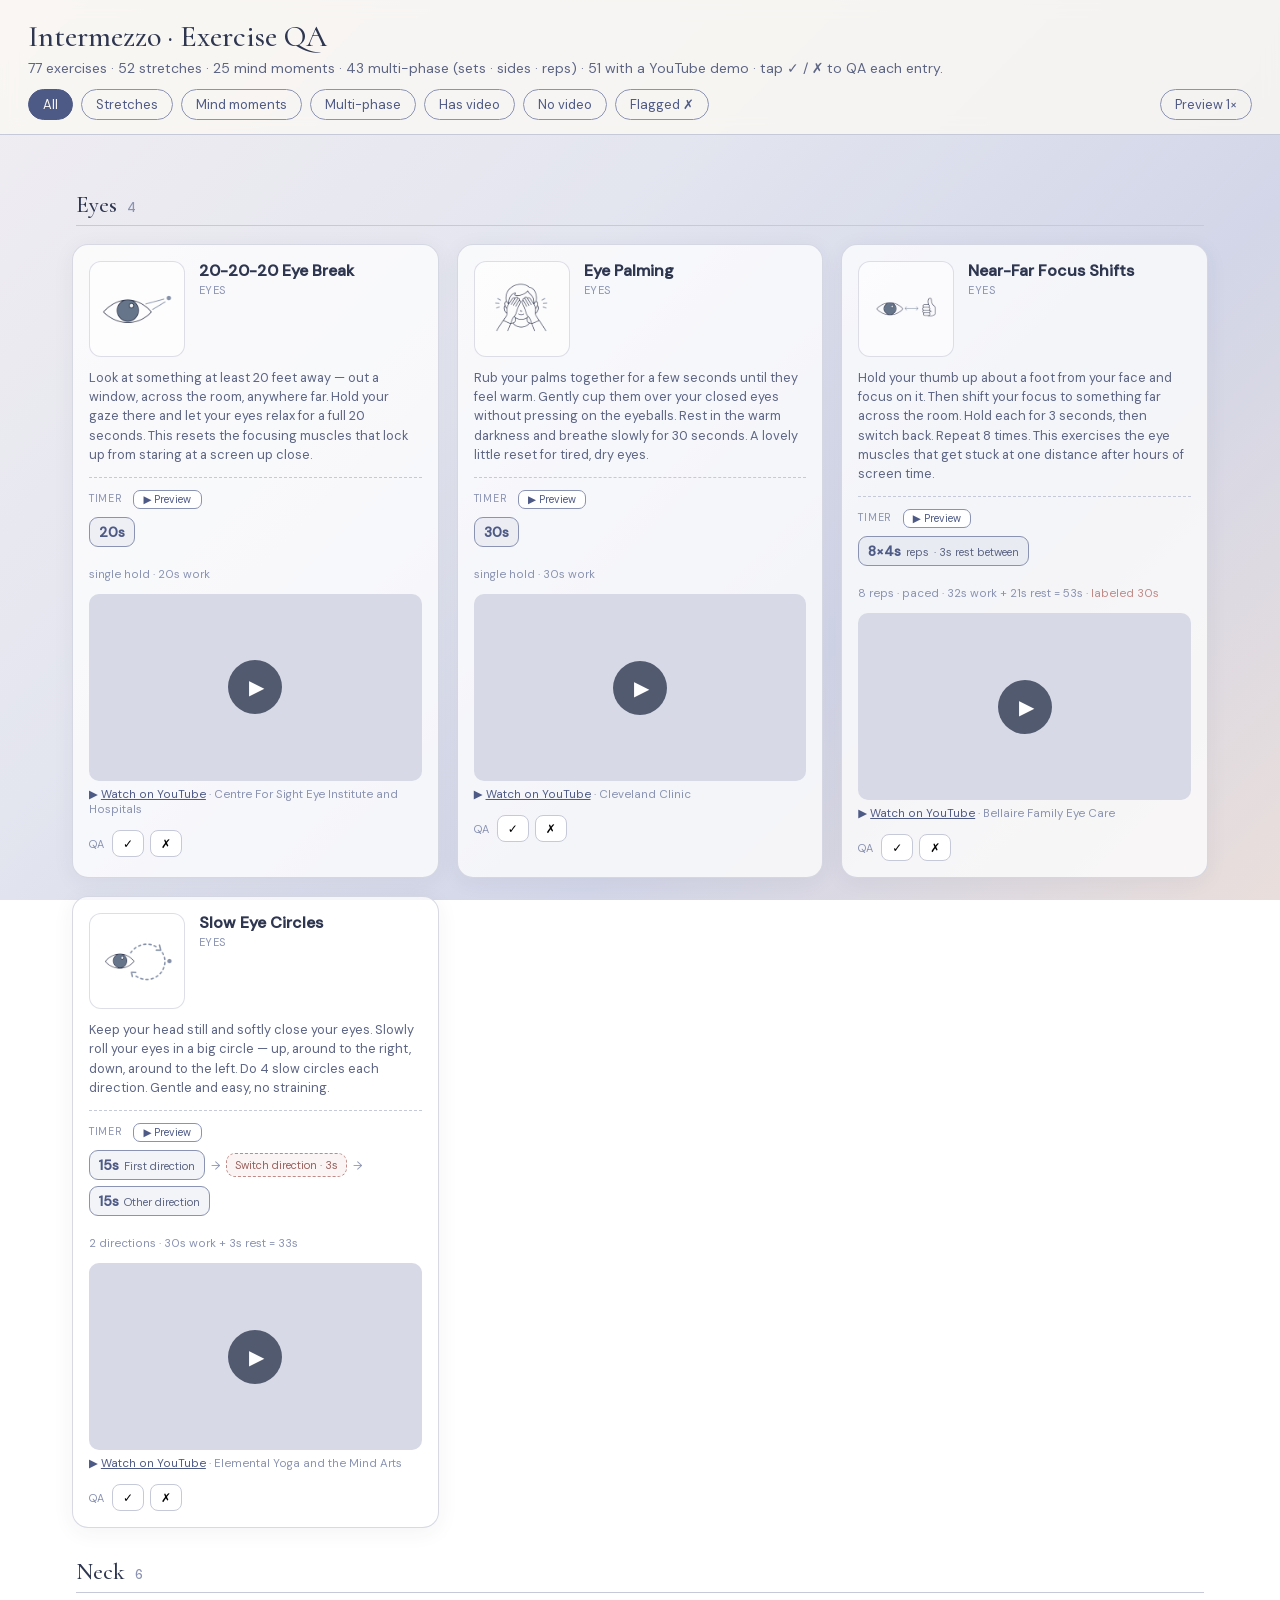
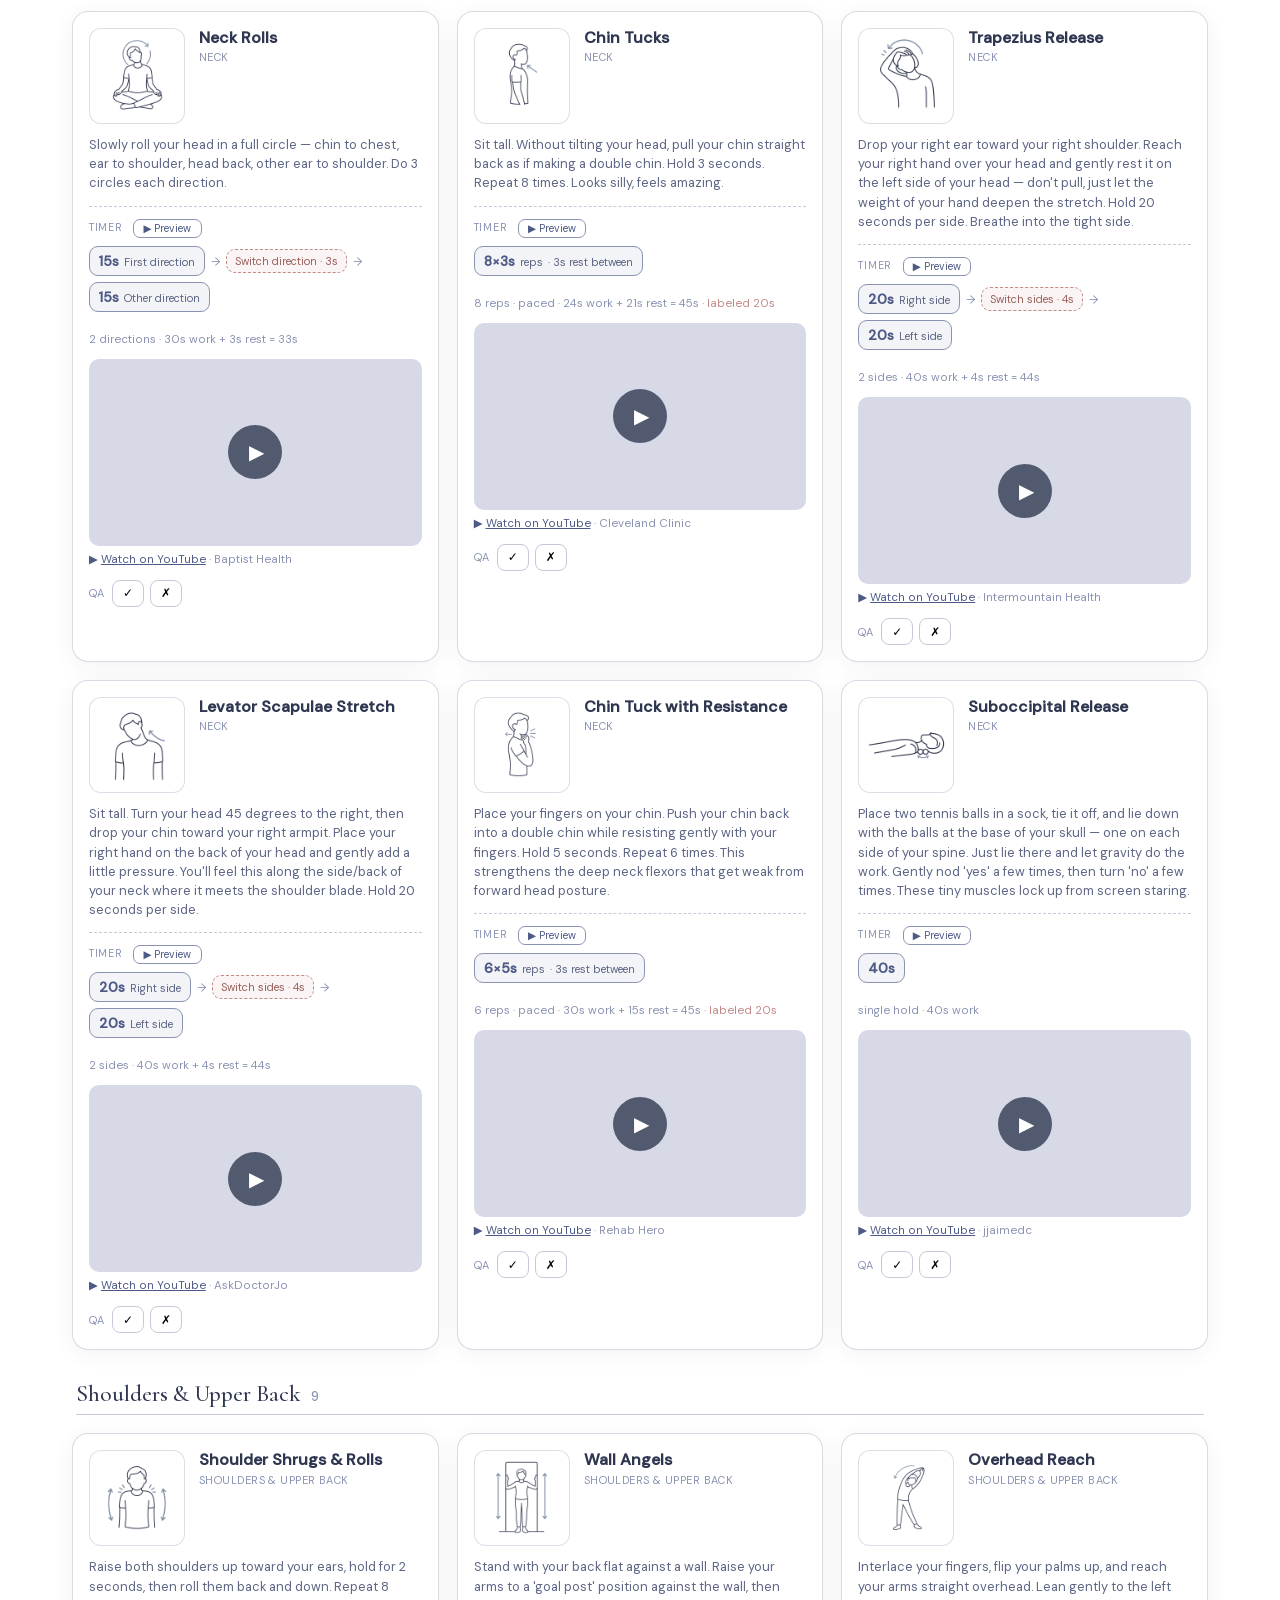
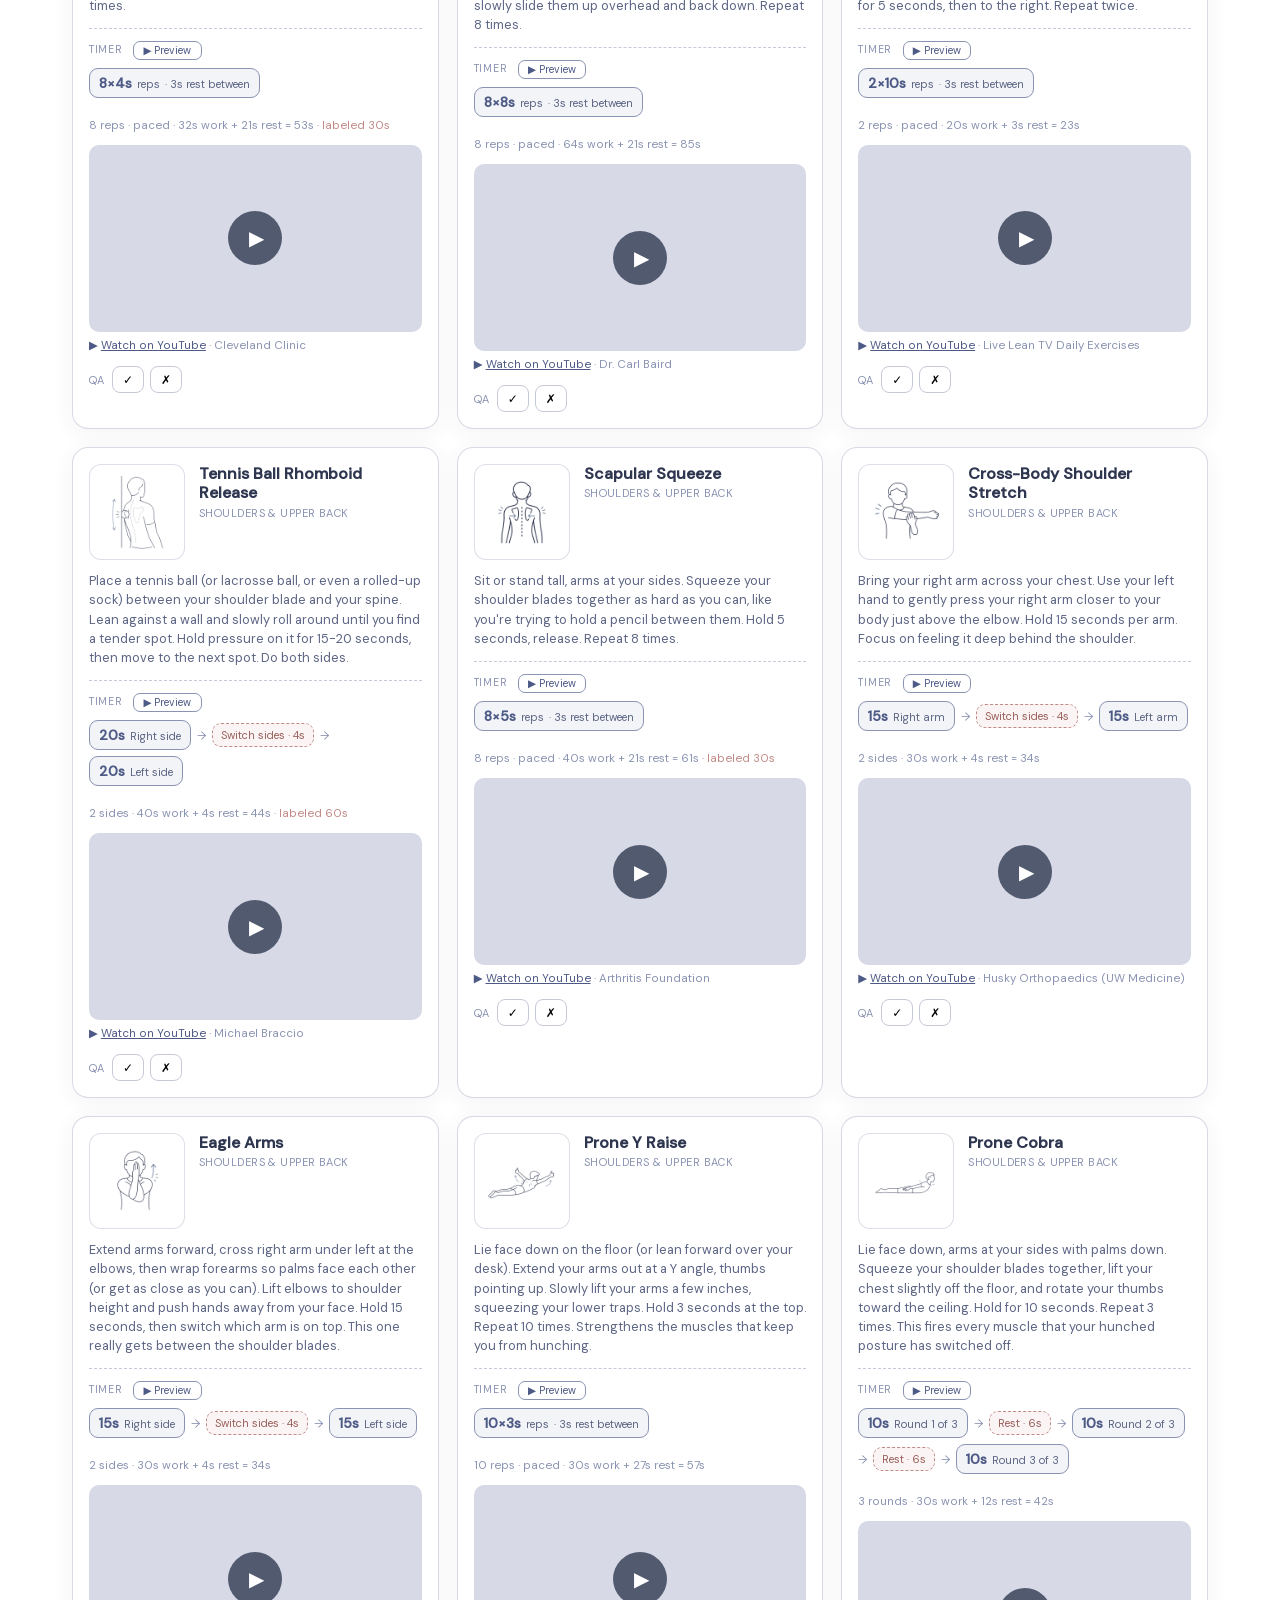
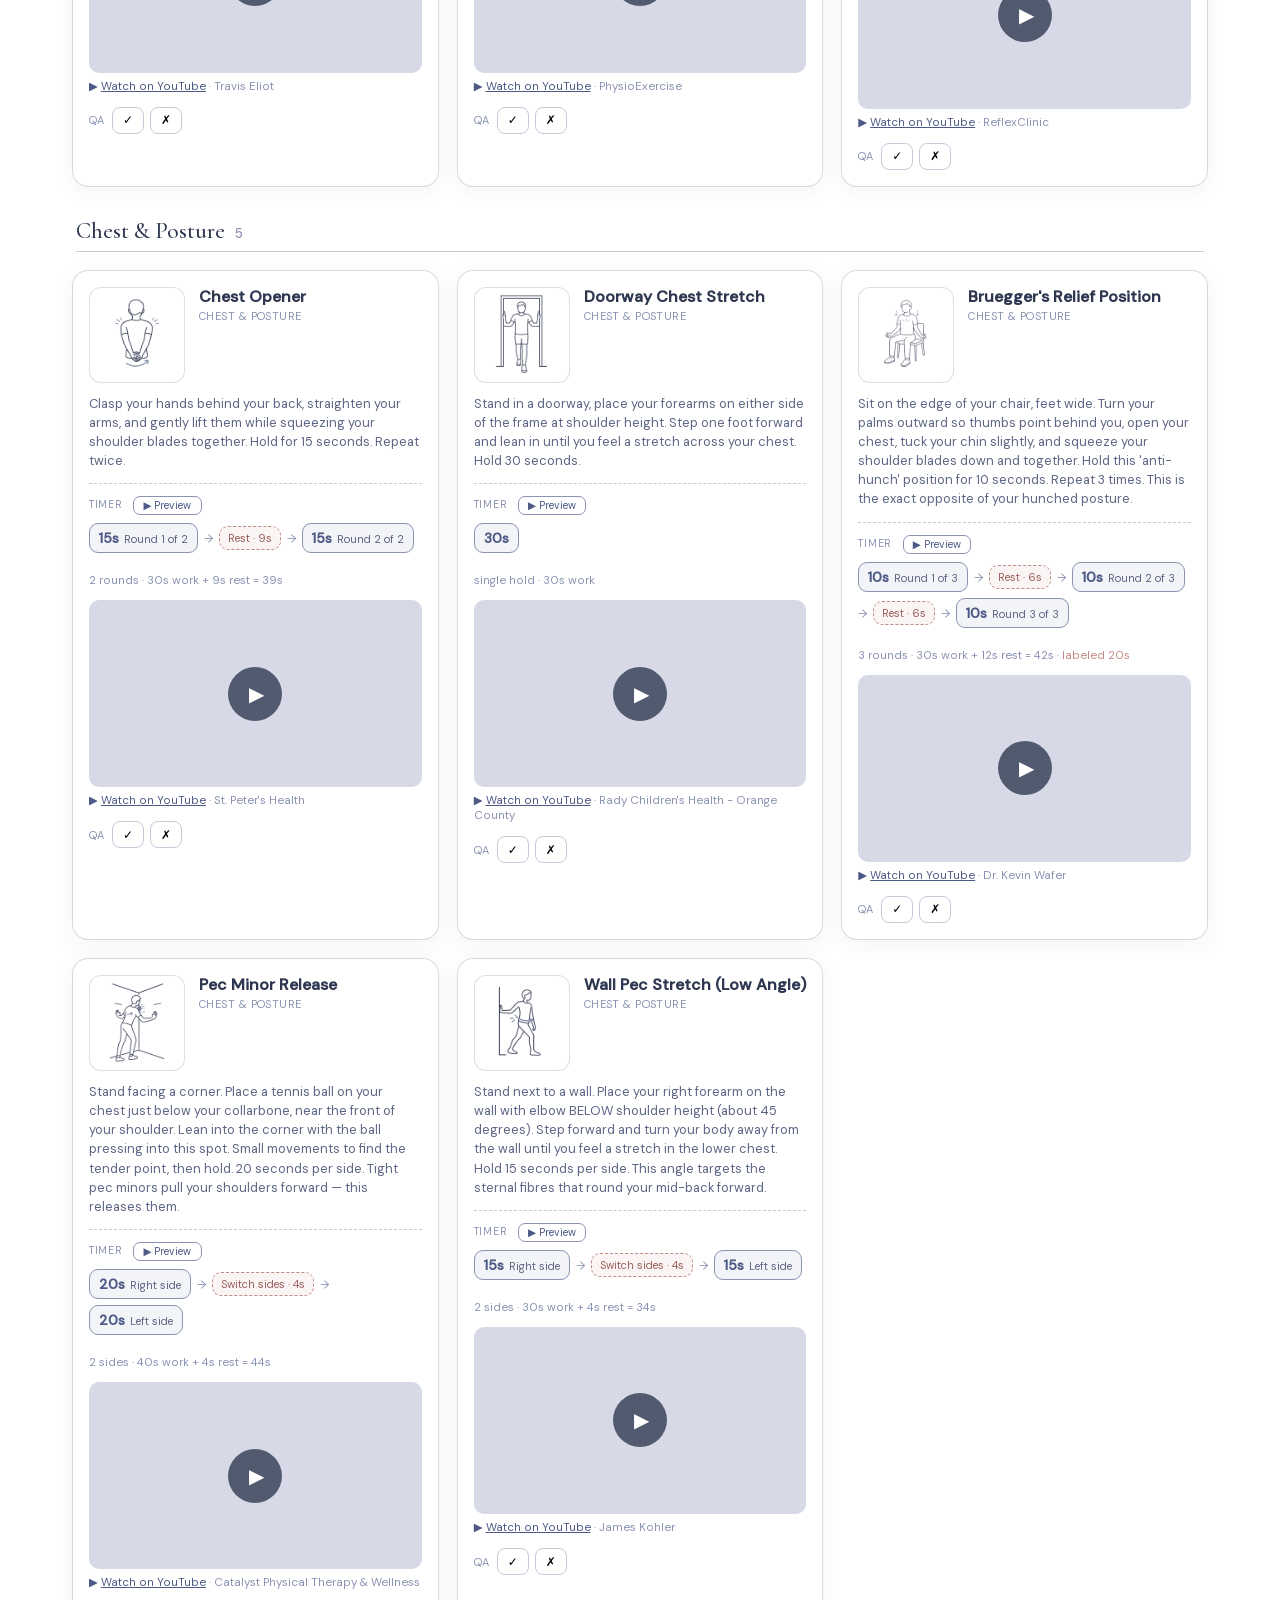
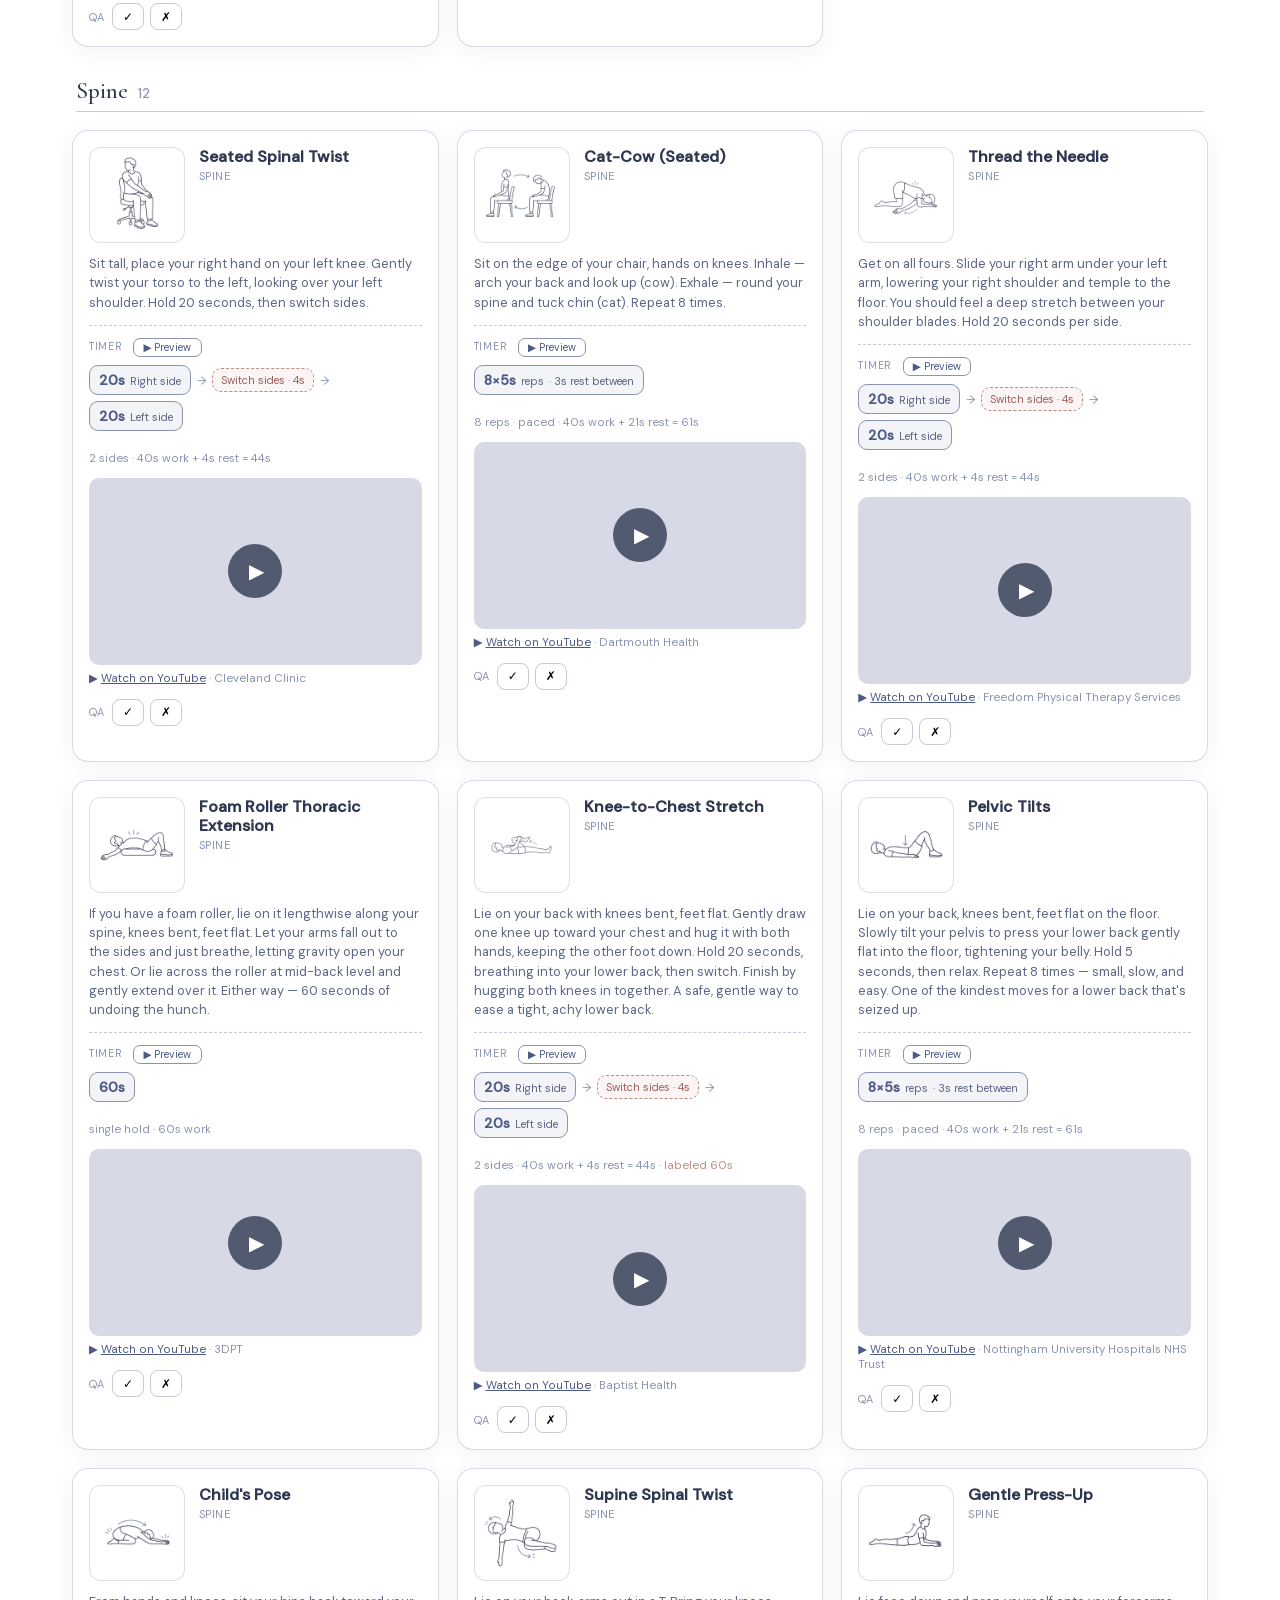
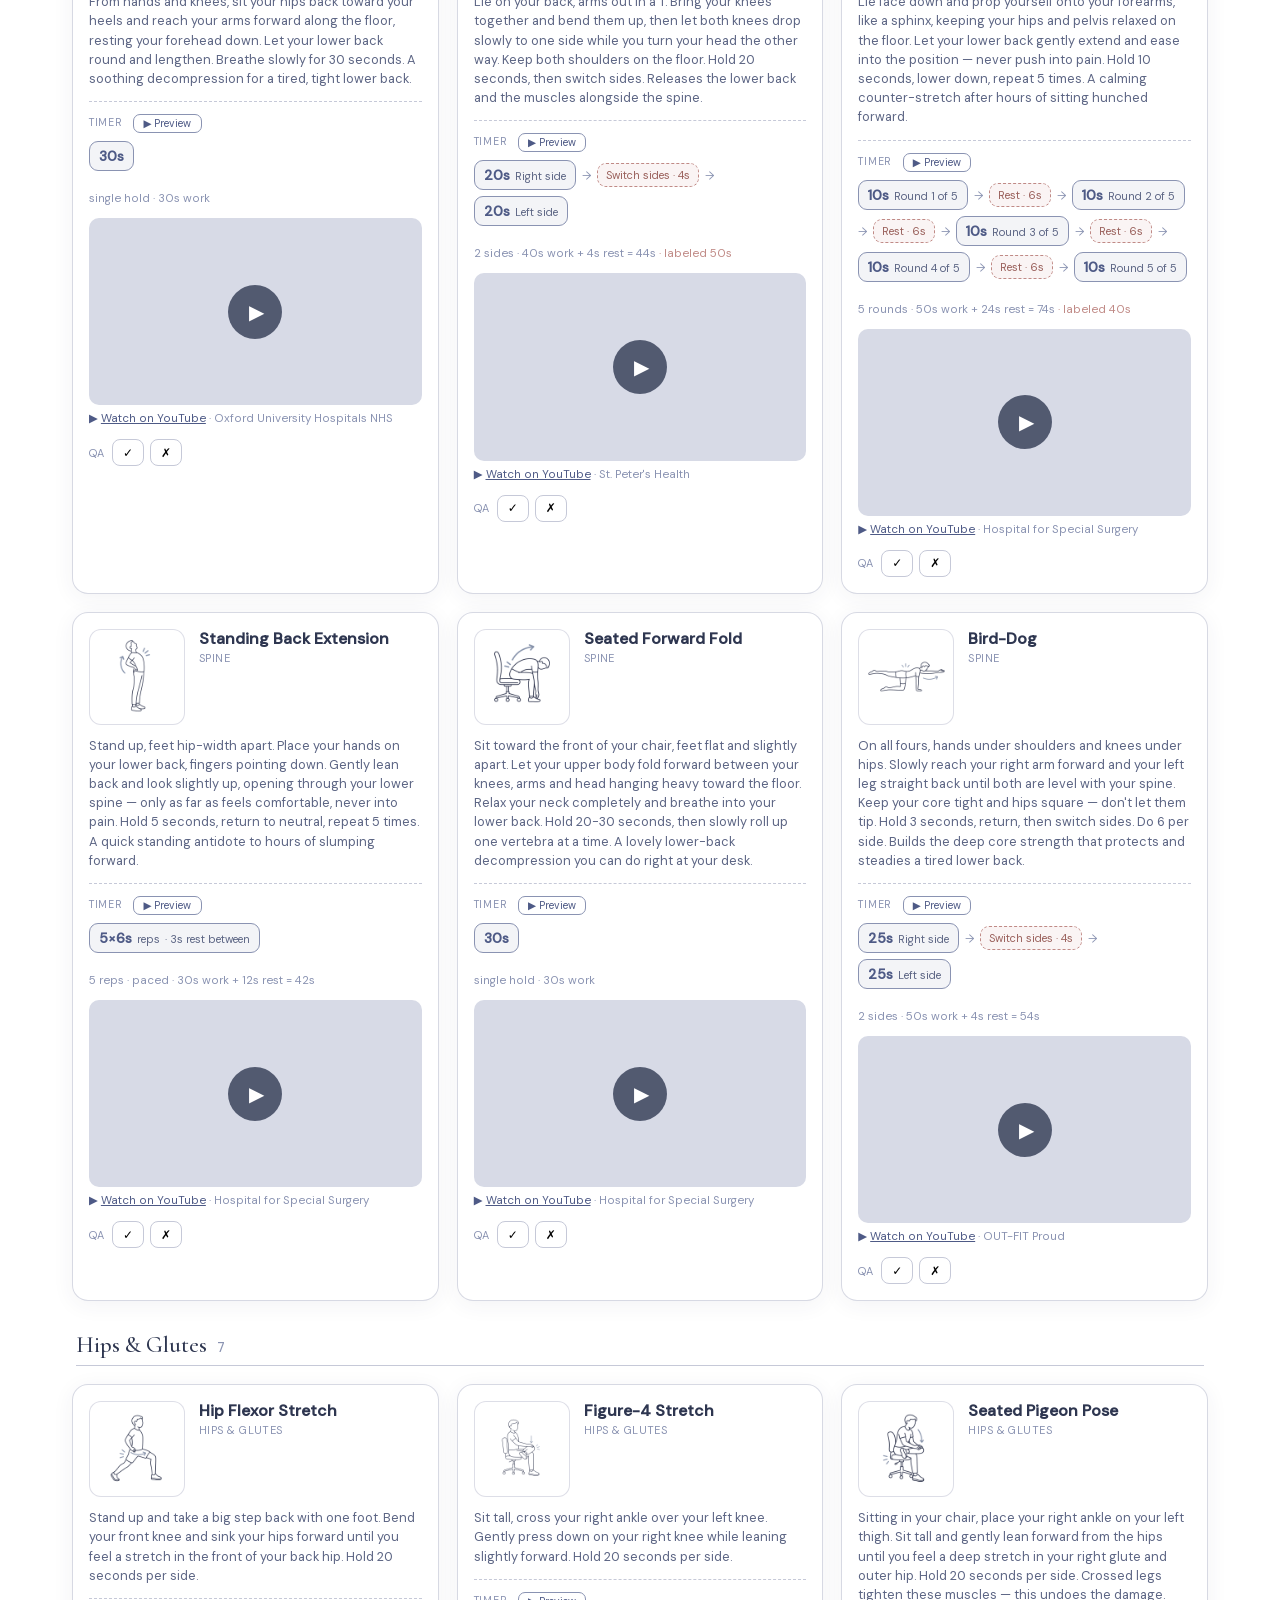
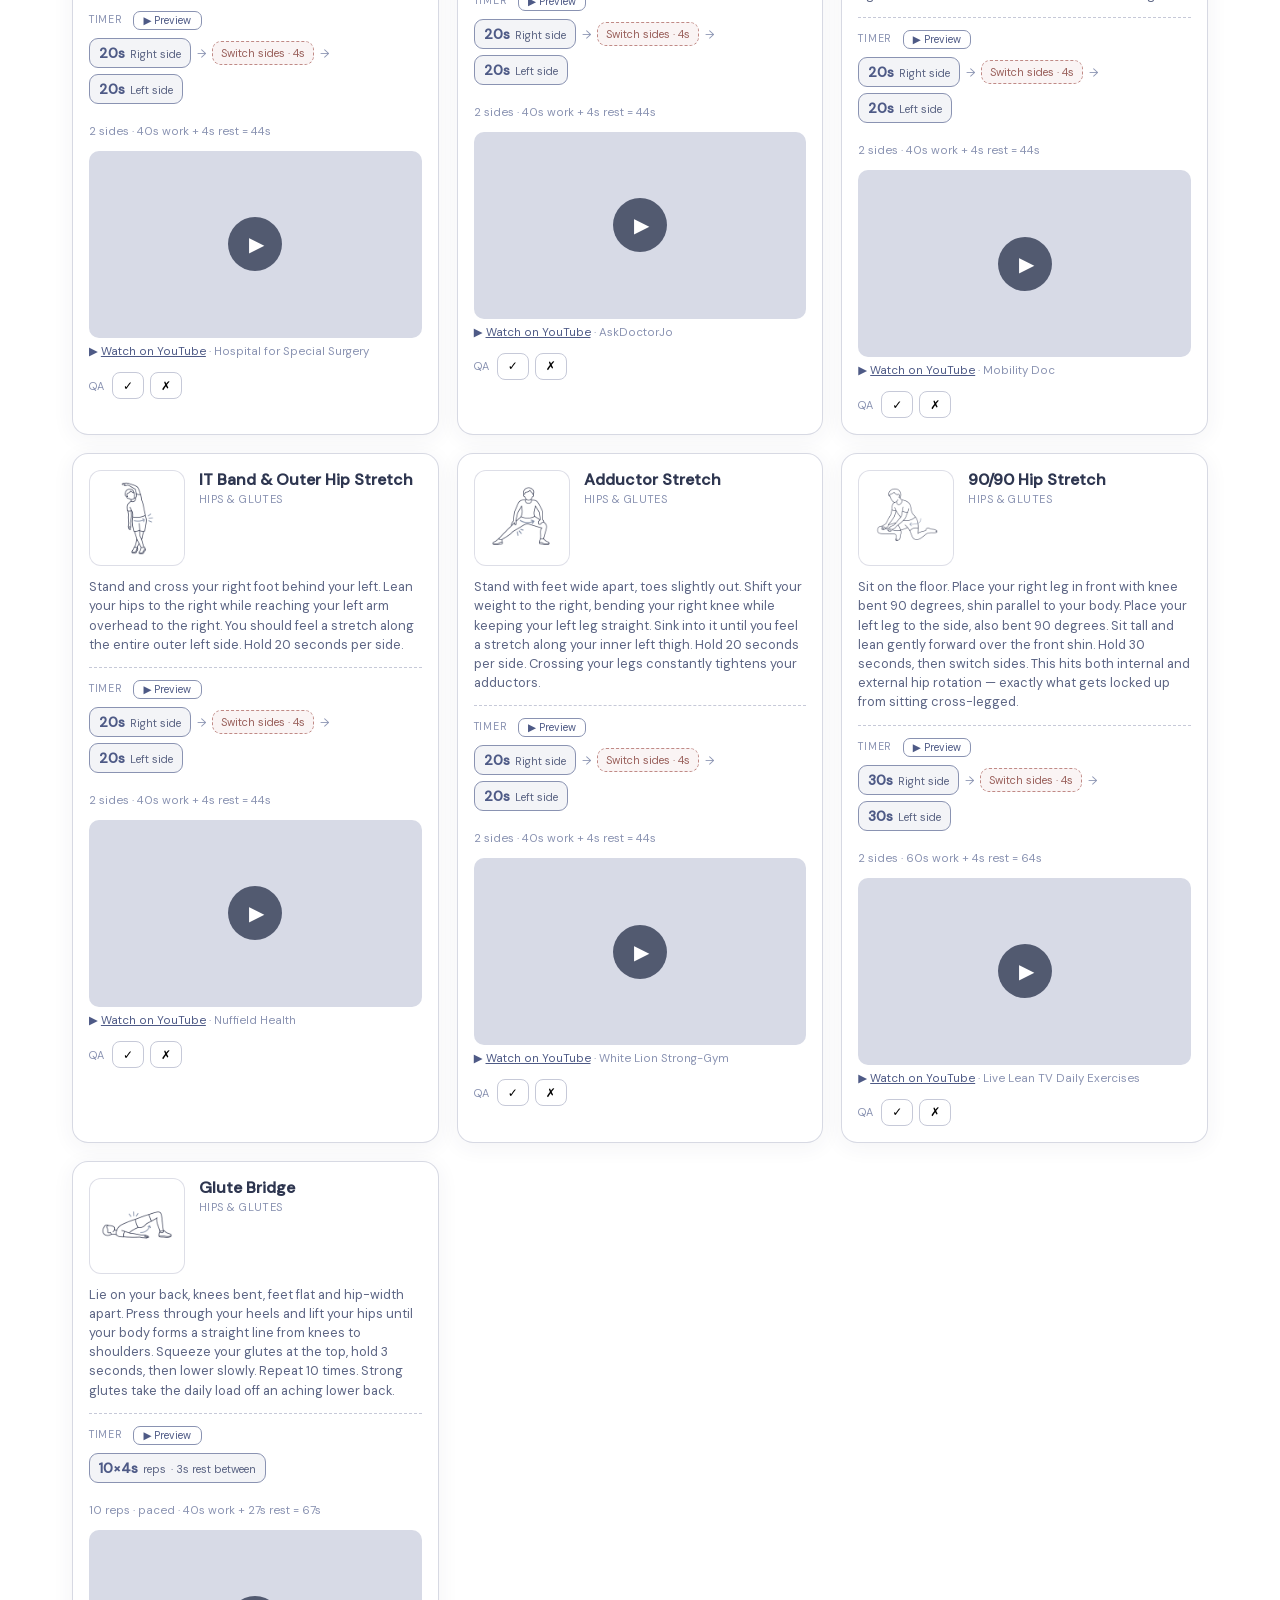
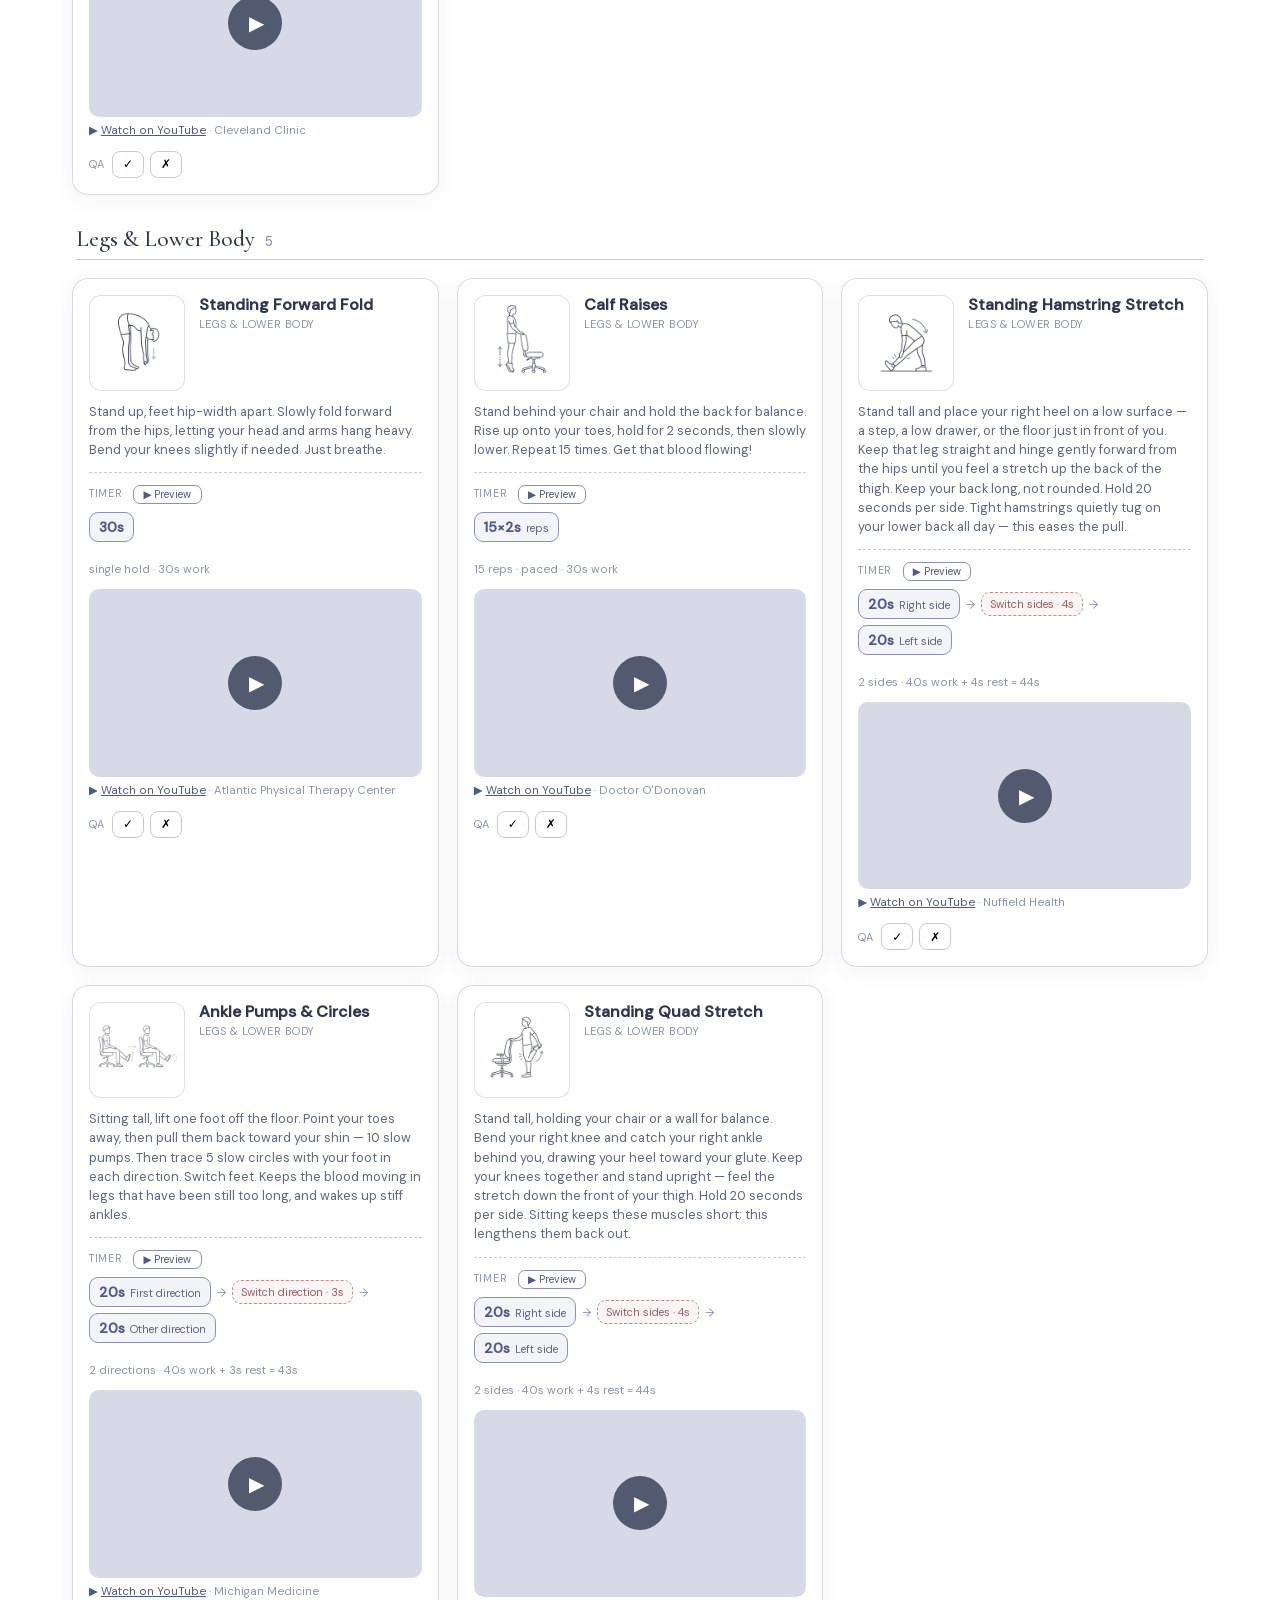
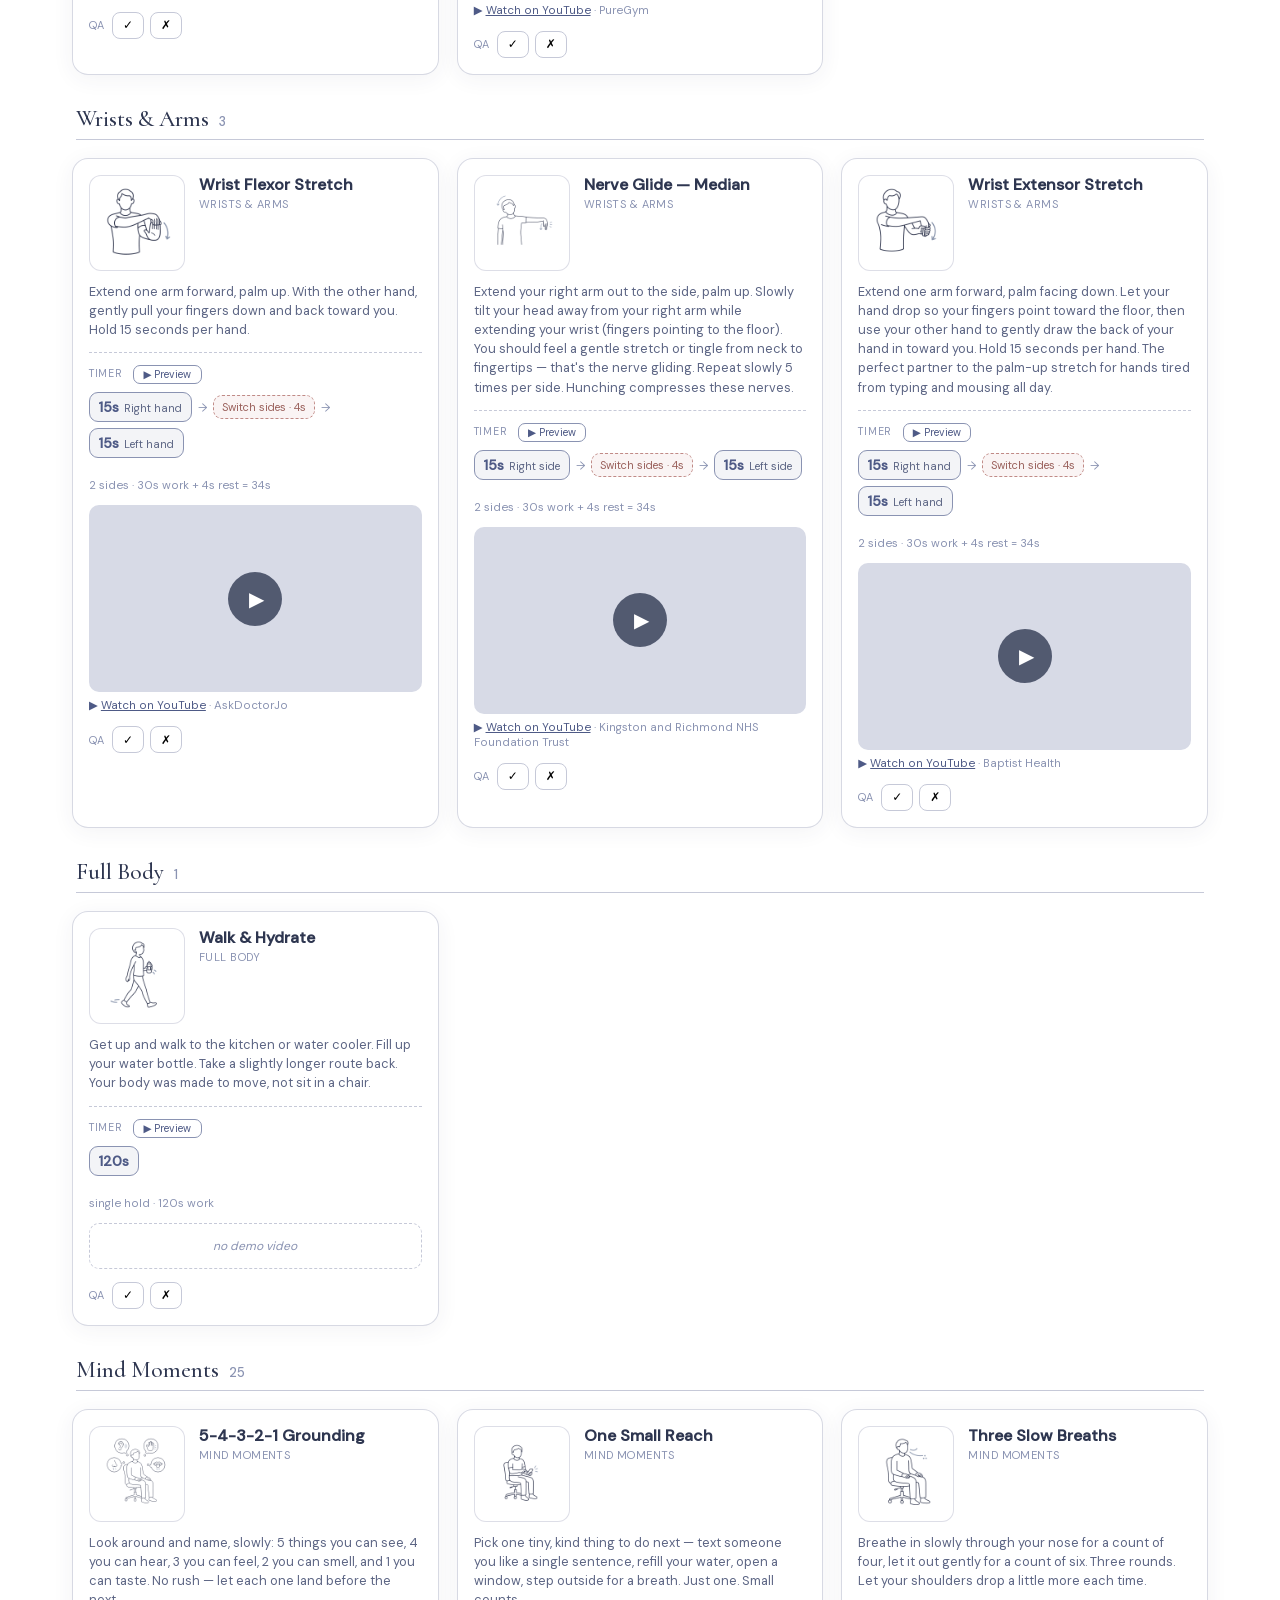
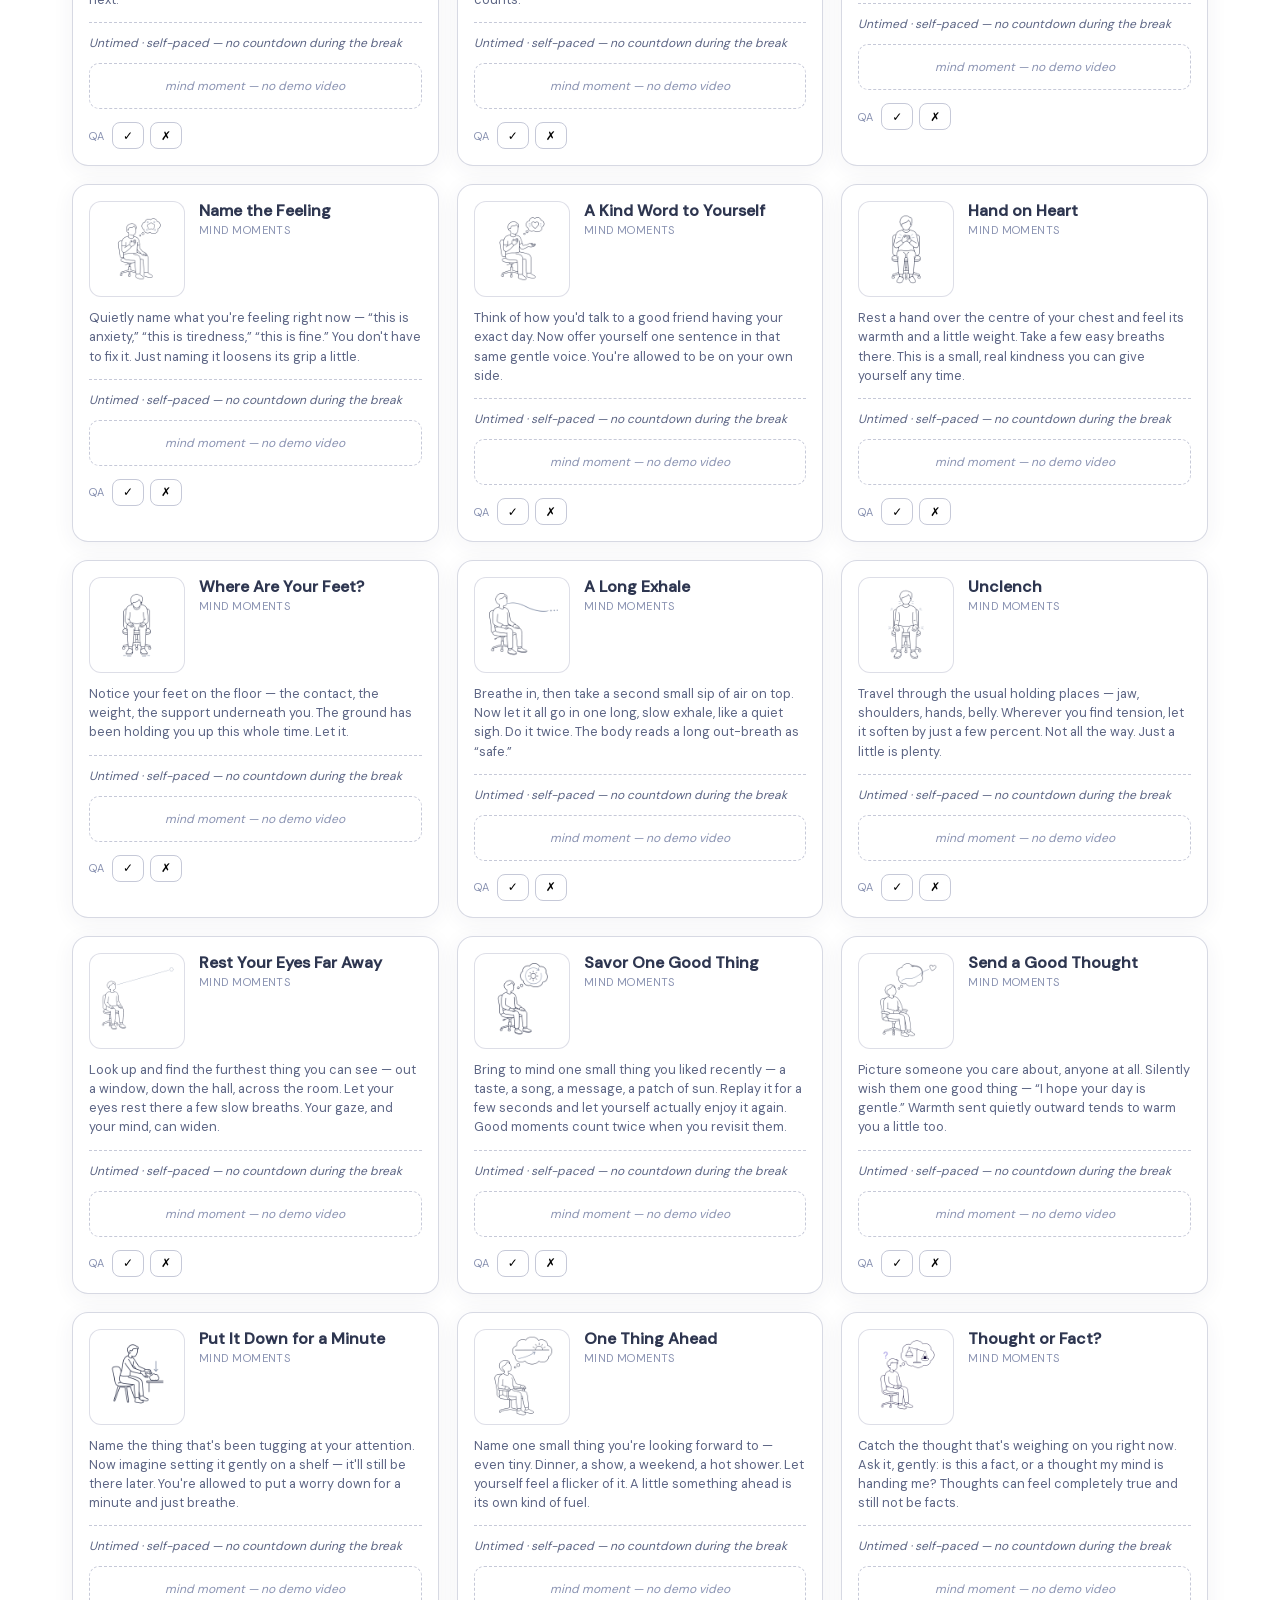
<file: gallery.html>
<!DOCTYPE html>
<html lang="en">
<head>
<meta charset="utf-8">
<meta name="viewport" content="width=device-width, initial-scale=1">
<title>Intermezzo · Exercise QA</title>
<link rel="stylesheet" href="fonts/fonts.css">
<style>
  :root {
    --olive:#2E3650; --sage:#5C6584; --moss:#8A93B2; --forest:#4E5A86;
    --terra:#C08A86; --cream:#FBF8F3; --line:#C6C9D8;
  }
  * { box-sizing:border-box; }
  body {
    margin:0; font-family:'DM Sans',-apple-system,system-ui,sans-serif; color:var(--olive);
    background:linear-gradient(135deg,#F1EEF2 0%,#E3E5EF 38%,#D2D6E8 68%,#E9DEDB 100%);
    background-attachment:fixed; min-height:100vh; padding:0 0 80px;
  }
  header {
    position:sticky; top:0; z-index:5; backdrop-filter:blur(8px);
    background:rgba(251,248,243,0.82); border-bottom:1px solid var(--line);
    padding:18px 28px 14px;
  }
  h1 { font-family:'Cormorant',Georgia,serif; font-weight:500; font-size:30px; margin:0 0 4px; }
  .sub { color:var(--sage); font-size:14px; margin:0; }
  .filters { margin-top:12px; display:flex; gap:8px; flex-wrap:wrap; align-items:center; }
  .filters button {
    font-family:inherit; font-size:13px; cursor:pointer; padding:6px 14px; border-radius:999px;
    border:1px solid var(--moss); background:transparent; color:var(--forest); transition:.15s;
  }
  .filters button.active { background:var(--forest); color:var(--cream); border-color:var(--forest); }
  main { max-width:1180px; margin:0 auto; padding:26px 22px 0; }
  .group-title {
    font-family:'Cormorant',Georgia,serif; font-weight:500; font-size:23px; color:var(--olive);
    margin:30px 4px 4px; display:flex; align-items:baseline; gap:10px;
  }
  .group-title .cnt { font-family:'DM Sans'; font-size:13px; color:var(--moss); }
  .divider { height:1px; background:var(--line); margin:6px 4px 18px; }
  .grid { display:grid; grid-template-columns:repeat(auto-fill,minmax(330px,1fr)); gap:18px; }
  .card {
    background:rgba(255,255,255,0.74); border:1px solid rgba(198,201,216,0.7); border-radius:16px;
    padding:16px; display:flex; flex-direction:column; box-shadow:0 4px 22px rgba(46,54,80,0.06);
  }
  .top { display:flex; gap:14px; align-items:flex-start; }
  .illo { width:96px; height:96px; flex:0 0 96px; border-radius:12px; border:1px solid rgba(198,201,216,0.6);
    background:rgba(255,255,255,0.6); display:flex; align-items:center; justify-content:center; overflow:hidden; }
  .illo img.stretch-illo { max-width:88%; max-height:88%; object-fit:contain; -webkit-user-select:none; user-select:none; }
  .illo svg { width:auto; height:82%; max-height:82px; }
  .illo svg [stroke="white"]{stroke:var(--olive);} .illo svg [stroke="#ffd700"]{stroke:var(--moss);}
  .illo svg [fill="#ffd700"]{fill:var(--moss);}
  .illo .orb { width:60px; height:60px; border-radius:50%;
    background:radial-gradient(circle at 50% 45%, rgba(138,147,178,0.38), rgba(192,138,134,0.14) 60%, transparent 76%);
    box-shadow:0 0 0 1px rgba(138,147,178,0.25) inset; }
  .head { min-width:0; }
  .name { font-size:16px; font-weight:600; line-height:1.2; }
  .area { font-size:11px; color:var(--moss); text-transform:uppercase; letter-spacing:.04em; margin-top:3px; }
  .desc { margin-top:11px; font-size:12.8px; line-height:1.5; color:var(--sage); }
  .vid { margin-top:12px; }
  .vthumb { width:100%; aspect-ratio:16/9; border:0; border-radius:10px; cursor:pointer; padding:0;
    background-size:cover; background-position:center; background-color:#d7dae6; position:relative; display:block; }
  .vthumb .play { position:absolute; inset:0; display:flex; align-items:center; justify-content:center; }
  .vthumb .play span { width:54px; height:54px; border-radius:50%; background:rgba(46,54,80,0.78);
    color:#fff; display:flex; align-items:center; justify-content:center; font-size:20px; padding-left:3px; }
  .vid iframe { width:100%; aspect-ratio:16/9; border:0; border-radius:10px; }
  .vcredit { margin-top:6px; font-size:11.5px; color:var(--forest); }
  .vcredit a { color:var(--forest); }
  .vcredit .by { color:var(--moss); }
  .novid { margin-top:12px; font-size:12px; color:var(--moss); font-style:italic;
    border:1px dashed var(--line); border-radius:10px; padding:14px; text-align:center; }
  .qa { margin-top:13px; display:flex; gap:6px; align-items:center; }
  .qa .label { font-size:11px; color:var(--moss); margin-right:2px; }
  .qa button { font-family:inherit; font-size:12px; cursor:pointer; width:32px; height:27px; border-radius:8px;
    border:1px solid var(--line); background:#fff; transition:.12s; }
  .qa button.ok.on { background:#cfe3d4; border-color:#86b094; }
  .qa button.bad.on { background:#f0cfcd; border-color:#c79b97; }
  .card.flag-bad { outline:2px solid var(--terra); }
  .empty { color:var(--sage); padding:40px; text-align:center; }

  /* Timer breakdown — the exact phase sequence the break will run (work pills +
     the counted rests between them), so timing can be eyeballed per exercise. */
  .timer { margin-top:13px; border-top:1px dashed var(--line); padding-top:12px; }
  .timer .tlabel { font-size:10.5px; color:var(--moss); text-transform:uppercase; letter-spacing:.07em; margin-bottom:8px; }
  .tl { display:flex; flex-wrap:wrap; align-items:center; gap:6px; }
  .ph { display:inline-flex; align-items:baseline; gap:5px; padding:5px 9px; border-radius:9px;
        border:1px solid var(--moss); background:rgba(138,147,178,0.10); white-space:nowrap; }
  .ph b { font-size:14px; font-weight:600; color:var(--forest); font-variant-numeric:tabular-nums; }
  .ph .pl { font-size:11px; color:var(--sage); }
  .rest { display:inline-flex; align-items:center; padding:4px 8px; border-radius:9px;
          border:1px dashed var(--terra); color:#9a615c; background:rgba(192,138,134,0.09);
          font-size:11px; white-space:nowrap; }
  .arr { color:var(--moss); font-size:12px; line-height:1; }
  .tsum { margin-top:9px; font-size:11.5px; color:var(--moss); }
  .tsum .warn { color:var(--terra); }
  .timer.untimed { color:var(--sage); font-size:12px; font-style:italic; }

  /* Playable preview — tick through the phases in real time to feel the timing. */
  .tplay { font:inherit; font-size:10.5px; cursor:pointer; margin-left:7px; padding:2px 9px;
    border:1px solid var(--moss); background:#fff; color:var(--forest); border-radius:7px; vertical-align:middle; }
  .tplay:hover { background:rgba(138,147,178,0.12); }
  .ph.on { box-shadow:0 0 0 2px var(--forest); background:rgba(138,147,178,0.20); }
  .rest.on { box-shadow:0 0 0 2px var(--terra); background:rgba(192,138,134,0.18); }
  .ph, .rest { transition:box-shadow .15s, background .15s; }
  .tnow { margin-top:11px; display:flex; align-items:center; gap:10px; flex-wrap:wrap; }
  .tnow b { font-size:19px; font-weight:600; font-variant-numeric:tabular-nums; color:var(--olive); line-height:1; }
  .tnow-ph { font-weight:600; font-size:13px; }
  .tnow-ph.work { color:var(--forest); } .tnow-ph.rest { color:var(--terra); } .tnow-ph.done { color:#5a8a66; }
  .tnow-next { font-size:11.5px; color:var(--moss); }
  #speedBtn { font-family:inherit; font-size:13px; cursor:pointer; padding:6px 14px; border-radius:999px;
    border:1px solid var(--moss); background:transparent; color:var(--forest); }
  #speedBtn:hover { background:rgba(138,147,178,0.12); }
</style>
</head>
<body>
<header>
  <h1>Intermezzo · Exercise QA</h1>
  <p class="sub" id="summary"></p>
  <div class="filters">
    <button data-f="all" class="active">All</button>
    <button data-f="stretch">Stretches</button>
    <button data-f="mind">Mind moments</button>
    <button data-f="multi">Multi-phase</button>
    <button data-f="video">Has video</button>
    <button data-f="novideo">No video</button>
    <button data-f="flagged">Flagged ✗</button>
    <span class="sub" id="flagcount" style="margin-left:6px"></span>
    <button id="speedBtn" type="button" title="Preview playback speed" style="margin-left:auto">Preview 1×</button>
  </div>
</header>
<main id="root"></main>

<script src="stretch-illustrations.js"></script>
<script src="stretch-videos.js"></script>
<script src="timer-phases.js"></script>
<script>
const ITEMS = [{"name": "Neck Rolls", "area": "NECK", "desc": "Slowly roll your head in a full circle \u2014 chin to chest, ear to shoulder, head back, other ear to shoulder. Do 3 circles each direction.", "mind": false, "src": "Neck & Upper \u00b7 fig 0"}, {"name": "Shoulder Shrugs & Rolls", "area": "SHOULDERS_UPPER_BACK", "desc": "Raise both shoulders up toward your ears, hold for 2 seconds, then roll them back and down. Repeat 8 times.", "mind": false, "src": "Neck & Upper \u00b7 fig 1"}, {"name": "Seated Spinal Twist", "area": "SPINE", "desc": "Sit tall, place your right hand on your left knee. Gently twist your torso to the left, looking over your left shoulder. Hold 20 seconds, then switch sides.", "mind": false, "src": "Spine \u00b7 fig 0"}, {"name": "Chest Opener", "area": "CHEST_POSTURE", "desc": "Clasp your hands behind your back, straighten your arms, and gently lift them while squeezing your shoulder blades together. Hold for 15 seconds. Repeat twice.", "mind": false, "src": "Chest & Posture \u00b7 fig 0"}, {"name": "Wrist Flexor Stretch", "area": "WRISTS_ARMS", "desc": "Extend one arm forward, palm up. With the other hand, gently pull your fingers down and back toward you. Hold 15 seconds per hand.", "mind": false, "src": "Legs & Circ & Wrists \u00b7 fig 5"}, {"name": "Standing Forward Fold", "area": "LOWER_BODY", "desc": "Stand up, feet hip-width apart. Slowly fold forward from the hips, letting your head and arms hang heavy. Bend your knees slightly if needed. Just breathe.", "mind": false, "src": "Full Body \u00b7 fig 0"}, {"name": "Cat-Cow (Seated)", "area": "SPINE", "desc": "Sit on the edge of your chair, hands on knees. Inhale \u2014 arch your back and look up (cow). Exhale \u2014 round your spine and tuck chin (cat). Repeat 8 times.", "mind": false, "src": "Spine \u00b7 fig 1"}, {"name": "Hip Flexor Stretch", "area": "HIPS_GLUTES", "desc": "Stand up and take a big step back with one foot. Bend your front knee and sink your hips forward until you feel a stretch in the front of your back hip. Hold 20 seconds per side.", "mind": false, "src": "Hips & Glutes \u00b7 fig 5"}, {"name": "Chin Tucks", "area": "NECK", "desc": "Sit tall. Without tilting your head, pull your chin straight back as if making a double chin. Hold 3 seconds. Repeat 8 times. Looks silly, feels amazing.", "mind": false, "src": "Neck & Upper \u00b7 fig 2"}, {"name": "Wall Angels", "area": "SHOULDERS_UPPER_BACK", "desc": "Stand with your back flat against a wall. Raise your arms to a 'goal post' position against the wall, then slowly slide them up overhead and back down. Repeat 8 times.", "mind": false, "src": null}, {"name": "Figure-4 Stretch", "area": "HIPS_GLUTES", "desc": "Sit tall, cross your right ankle over your left knee. Gently press down on your right knee while leaning slightly forward. Hold 20 seconds per side.", "mind": false, "src": "Hips & Glutes \u00b7 fig 1"}, {"name": "Doorway Chest Stretch", "area": "CHEST_POSTURE", "desc": "Stand in a doorway, place your forearms on either side of the frame at shoulder height. Step one foot forward and lean in until you feel a stretch across your chest. Hold 30 seconds.", "mind": false, "src": "Chest & Posture \u00b7 fig 1"}, {"name": "Walk & Hydrate", "area": "FULL_BODY", "desc": "Get up and walk to the kitchen or water cooler. Fill up your water bottle. Take a slightly longer route back. Your body was made to move, not sit in a chair.", "mind": false, "src": "Full Body \u00b7 fig 2"}, {"name": "Overhead Reach", "area": "SHOULDERS_UPPER_BACK", "desc": "Interlace your fingers, flip your palms up, and reach your arms straight overhead. Lean gently to the left for 5 seconds, then to the right. Repeat twice.", "mind": false, "src": "Full Body \u00b7 fig 1"}, {"name": "Calf Raises", "area": "LOWER_BODY", "desc": "Stand behind your chair and hold the back for balance. Rise up onto your toes, hold for 2 seconds, then slowly lower. Repeat 15 times. Get that blood flowing!", "mind": false, "src": "Legs & Circ & Wrists \u00b7 fig 0"}, {"name": "Trapezius Release", "area": "NECK", "desc": "Drop your right ear toward your right shoulder. Reach your right hand over your head and gently rest it on the left side of your head \u2014 don't pull, just let the weight of your hand deepen the stretch. Hold 20 seconds per side. Breathe into the tight side.", "mind": false, "src": "Neck & Upper \u00b7 fig 4"}, {"name": "Tennis Ball Rhomboid Release", "area": "SHOULDERS_UPPER_BACK", "desc": "Place a tennis ball (or lacrosse ball, or even a rolled-up sock) between your shoulder blade and your spine. Lean against a wall and slowly roll around until you find a tender spot. Hold pressure on it for 15-20 seconds, then move to the next spot. Do both sides.", "mind": false, "src": null}, {"name": "Scapular Squeeze", "area": "SHOULDERS_UPPER_BACK", "desc": "Sit or stand tall, arms at your sides. Squeeze your shoulder blades together as hard as you can, like you're trying to hold a pencil between them. Hold 5 seconds, release. Repeat 8 times.", "mind": false, "src": null}, {"name": "Thread the Needle", "area": "SPINE", "desc": "Get on all fours. Slide your right arm under your left arm, lowering your right shoulder and temple to the floor. You should feel a deep stretch between your shoulder blades. Hold 20 seconds per side.", "mind": false, "src": null}, {"name": "Cross-Body Shoulder Stretch", "area": "SHOULDERS_UPPER_BACK", "desc": "Bring your right arm across your chest. Use your left hand to gently press your right arm closer to your body just above the elbow. Hold 15 seconds per arm. Focus on feeling it deep behind the shoulder.", "mind": false, "src": null}, {"name": "Eagle Arms", "area": "SHOULDERS_UPPER_BACK", "desc": "Extend arms forward, cross right arm under left at the elbows, then wrap forearms so palms face each other (or get as close as you can). Lift elbows to shoulder height and push hands away from your face. Hold 15 seconds, then switch which arm is on top. This one really gets between the shoulder blades.", "mind": false, "src": null}, {"name": "Levator Scapulae Stretch", "area": "NECK", "desc": "Sit tall. Turn your head 45 degrees to the right, then drop your chin toward your right armpit. Place your right hand on the back of your head and gently add a little pressure. You'll feel this along the side/back of your neck where it meets the shoulder blade. Hold 20 seconds per side.", "mind": false, "src": "Neck & Upper \u00b7 fig 5"}, {"name": "Prone Y Raise", "area": "SHOULDERS_UPPER_BACK", "desc": "Lie face down on the floor (or lean forward over your desk). Extend your arms out at a Y angle, thumbs pointing up. Slowly lift your arms a few inches, squeezing your lower traps. Hold 3 seconds at the top. Repeat 10 times. Strengthens the muscles that keep you from hunching.", "mind": false, "src": null}, {"name": "Bruegger's Relief Position", "area": "CHEST_POSTURE", "desc": "Sit on the edge of your chair, feet wide. Turn your palms outward so thumbs point behind you, open your chest, tuck your chin slightly, and squeeze your shoulder blades down and together. Hold this 'anti-hunch' position for 10 seconds. Repeat 3 times. This is the exact opposite of your hunched posture.", "mind": false, "src": null}, {"name": "Foam Roller Thoracic Extension", "area": "SPINE", "desc": "If you have a foam roller, lie on it lengthwise along your spine, knees bent, feet flat. Let your arms fall out to the sides and just breathe, letting gravity open your chest. Or lie across the roller at mid-back level and gently extend over it. Either way \u2014 60 seconds of undoing the hunch.", "mind": false, "src": "Chest & Posture \u00b7 fig 4"}, {"name": "Pec Minor Release", "area": "CHEST_POSTURE", "desc": "Stand facing a corner. Place a tennis ball on your chest just below your collarbone, near the front of your shoulder. Lean into the corner with the ball pressing into this spot. Small movements to find the tender point, then hold. 20 seconds per side. Tight pec minors pull your shoulders forward \u2014 this releases them.", "mind": false, "src": "Chest & Posture \u00b7 fig 3"}, {"name": "Chin Tuck with Resistance", "area": "NECK", "desc": "Place your fingers on your chin. Push your chin back into a double chin while resisting gently with your fingers. Hold 5 seconds. Repeat 6 times. This strengthens the deep neck flexors that get weak from forward head posture.", "mind": false, "src": "Neck & Upper \u00b7 fig 3"}, {"name": "Suboccipital Release", "area": "NECK", "desc": "Place two tennis balls in a sock, tie it off, and lie down with the balls at the base of your skull \u2014 one on each side of your spine. Just lie there and let gravity do the work. Gently nod 'yes' a few times, then turn 'no' a few times. These tiny muscles lock up from screen staring.", "mind": false, "src": "Neck & Upper \u00b7 fig 6"}, {"name": "Seated Pigeon Pose", "area": "HIPS_GLUTES", "desc": "Sitting in your chair, place your right ankle on your left thigh. Sit tall and gently lean forward from the hips until you feel a deep stretch in your right glute and outer hip. Hold 20 seconds per side. Crossed legs tighten these muscles \u2014 this undoes the damage.", "mind": false, "src": "Hips & Glutes \u00b7 fig 0"}, {"name": "IT Band & Outer Hip Stretch", "area": "HIPS_GLUTES", "desc": "Stand and cross your right foot behind your left. Lean your hips to the right while reaching your left arm overhead to the right. You should feel a stretch along the entire outer left side. Hold 20 seconds per side.", "mind": false, "src": "Hips & Glutes \u00b7 fig 3"}, {"name": "Adductor Stretch", "area": "HIPS_GLUTES", "desc": "Stand with feet wide apart, toes slightly out. Shift your weight to the right, bending your right knee while keeping your left leg straight. Sink into it until you feel a stretch along your inner left thigh. Hold 20 seconds per side. Crossing your legs constantly tightens your adductors.", "mind": false, "src": "Hips & Glutes \u00b7 fig 4"}, {"name": "90/90 Hip Stretch", "area": "HIPS_GLUTES", "desc": "Sit on the floor. Place your right leg in front with knee bent 90 degrees, shin parallel to your body. Place your left leg to the side, also bent 90 degrees. Sit tall and lean gently forward over the front shin. Hold 30 seconds, then switch sides. This hits both internal and external hip rotation \u2014 exactly what gets locked up from sitting cross-legged.", "mind": false, "src": "Hips & Glutes \u00b7 fig 2"}, {"name": "Wall Pec Stretch (Low Angle)", "area": "CHEST_POSTURE", "desc": "Stand next to a wall. Place your right forearm on the wall with elbow BELOW shoulder height (about 45 degrees). Step forward and turn your body away from the wall until you feel a stretch in the lower chest. Hold 15 seconds per side. This angle targets the sternal fibres that round your mid-back forward.", "mind": false, "src": "Chest & Posture \u00b7 fig 2"}, {"name": "Prone Cobra", "area": "SHOULDERS_UPPER_BACK", "desc": "Lie face down, arms at your sides with palms down. Squeeze your shoulder blades together, lift your chest slightly off the floor, and rotate your thumbs toward the ceiling. Hold for 10 seconds. Repeat 3 times. This fires every muscle that your hunched posture has switched off.", "mind": false, "src": "Chest & Posture \u00b7 fig 5"}, {"name": "Nerve Glide \u2014 Median", "area": "WRISTS_ARMS", "desc": "Extend your right arm out to the side, palm up. Slowly tilt your head away from your right arm while extending your wrist (fingers pointing to the floor). You should feel a gentle stretch or tingle from neck to fingertips \u2014 that's the nerve gliding. Repeat slowly 5 times per side. Hunching compresses these nerves.", "mind": false, "src": null}, {"name": "20-20-20 Eye Break", "area": "EYES", "desc": "Look at something at least 20 feet away \u2014 out a window, across the room, anywhere far. Hold your gaze there and let your eyes relax for a full 20 seconds. This resets the focusing muscles that lock up from staring at a screen up close.", "mind": false, "src": "Eyes \u00b7 fig 0"}, {"name": "Eye Palming", "area": "EYES", "desc": "Rub your palms together for a few seconds until they feel warm. Gently cup them over your closed eyes without pressing on the eyeballs. Rest in the warm darkness and breathe slowly for 30 seconds. A lovely little reset for tired, dry eyes.", "mind": false, "src": "Eyes \u00b7 fig 1"}, {"name": "Near-Far Focus Shifts", "area": "EYES", "desc": "Hold your thumb up about a foot from your face and focus on it. Then shift your focus to something far across the room. Hold each for 3 seconds, then switch back. Repeat 8 times. This exercises the eye muscles that get stuck at one distance after hours of screen time.", "mind": false, "src": "Eyes \u00b7 fig 2"}, {"name": "Slow Eye Circles", "area": "EYES", "desc": "Keep your head still and softly close your eyes. Slowly roll your eyes in a big circle \u2014 up, around to the right, down, around to the left. Do 4 slow circles each direction. Gentle and easy, no straining.", "mind": false, "src": "Eyes \u00b7 fig 3"}, {"name": "Knee-to-Chest Stretch", "area": "SPINE", "desc": "Lie on your back with knees bent, feet flat. Gently draw one knee up toward your chest and hug it with both hands, keeping the other foot down. Hold 20 seconds, breathing into your lower back, then switch. Finish by hugging both knees in together. A safe, gentle way to ease a tight, achy lower back.", "mind": false, "src": "Hips & Glutes \u00b7 fig 6"}, {"name": "Pelvic Tilts", "area": "SPINE", "desc": "Lie on your back, knees bent, feet flat on the floor. Slowly tilt your pelvis to press your lower back gently flat into the floor, tightening your belly. Hold 5 seconds, then relax. Repeat 8 times \u2014 small, slow, and easy. One of the kindest moves for a lower back that's seized up.", "mind": false, "src": "Spine \u00b7 fig 3"}, {"name": "Child's Pose", "area": "SPINE", "desc": "From hands and knees, sit your hips back toward your heels and reach your arms forward along the floor, resting your forehead down. Let your lower back round and lengthen. Breathe slowly for 30 seconds. A soothing decompression for a tired, tight lower back.", "mind": false, "src": "Spine \u00b7 fig 5"}, {"name": "Supine Spinal Twist", "area": "SPINE", "desc": "Lie on your back, arms out in a T. Bring your knees together and bend them up, then let both knees drop slowly to one side while you turn your head the other way. Keep both shoulders on the floor. Hold 20 seconds, then switch sides. Releases the lower back and the muscles alongside the spine.", "mind": false, "src": "Spine \u00b7 fig 2"}, {"name": "Gentle Press-Up", "area": "SPINE", "desc": "Lie face down and prop yourself onto your forearms, like a sphinx, keeping your hips and pelvis relaxed on the floor. Let your lower back gently extend and ease into the position \u2014 never push into pain. Hold 10 seconds, lower down, repeat 5 times. A calming counter-stretch after hours of sitting hunched forward.", "mind": false, "src": "Spine \u00b7 fig 4"}, {"name": "Standing Back Extension", "area": "SPINE", "desc": "Stand up, feet hip-width apart. Place your hands on your lower back, fingers pointing down. Gently lean back and look slightly up, opening through your lower spine \u2014 only as far as feels comfortable, never into pain. Hold 5 seconds, return to neutral, repeat 5 times. A quick standing antidote to hours of slumping forward.", "mind": false, "src": "Spine \u00b7 fig 6"}, {"name": "Seated Forward Fold", "area": "SPINE", "desc": "Sit toward the front of your chair, feet flat and slightly apart. Let your upper body fold forward between your knees, arms and head hanging heavy toward the floor. Relax your neck completely and breathe into your lower back. Hold 20-30 seconds, then slowly roll up one vertebra at a time. A lovely lower-back decompression you can do right at your desk.", "mind": false, "src": "Spine \u00b7 fig 7"}, {"name": "Bird-Dog", "area": "SPINE", "desc": "On all fours, hands under shoulders and knees under hips. Slowly reach your right arm forward and your left leg straight back until both are level with your spine. Keep your core tight and hips square \u2014 don't let them tip. Hold 3 seconds, return, then switch sides. Do 6 per side. Builds the deep core strength that protects and steadies a tired lower back.", "mind": false, "src": "Spine \u00b7 fig 8"}, {"name": "Glute Bridge", "area": "HIPS_GLUTES", "desc": "Lie on your back, knees bent, feet flat and hip-width apart. Press through your heels and lift your hips until your body forms a straight line from knees to shoulders. Squeeze your glutes at the top, hold 3 seconds, then lower slowly. Repeat 10 times. Strong glutes take the daily load off an aching lower back.", "mind": false, "src": "Hips & Glutes \u00b7 fig 8"}, {"name": "Standing Hamstring Stretch", "area": "LOWER_BODY", "desc": "Stand tall and place your right heel on a low surface \u2014 a step, a low drawer, or the floor just in front of you. Keep that leg straight and hinge gently forward from the hips until you feel a stretch up the back of the thigh. Keep your back long, not rounded. Hold 20 seconds per side. Tight hamstrings quietly tug on your lower back all day \u2014 this eases the pull.", "mind": false, "src": "Legs & Circ & Wrists \u00b7 fig 1"}, {"name": "Wrist Extensor Stretch", "area": "WRISTS_ARMS", "desc": "Extend one arm forward, palm facing down. Let your hand drop so your fingers point toward the floor, then use your other hand to gently draw the back of your hand in toward you. Hold 15 seconds per hand. The perfect partner to the palm-up stretch for hands tired from typing and mousing all day.", "mind": false, "src": "Legs & Circ & Wrists \u00b7 fig 4"}, {"name": "Ankle Pumps & Circles", "area": "LOWER_BODY", "desc": "Sitting tall, lift one foot off the floor. Point your toes away, then pull them back toward your shin \u2014 10 slow pumps. Then trace 5 slow circles with your foot in each direction. Switch feet. Keeps the blood moving in legs that have been still too long, and wakes up stiff ankles.", "mind": false, "src": "Legs & Circ & Wrists \u00b7 fig 3"}, {"name": "Standing Quad Stretch", "area": "LOWER_BODY", "desc": "Stand tall, holding your chair or a wall for balance. Bend your right knee and catch your right ankle behind you, drawing your heel toward your glute. Keep your knees together and stand upright \u2014 feel the stretch down the front of your thigh. Hold 20 seconds per side. Sitting keeps these muscles short; this lengthens them back out.", "mind": false, "src": "Legs & Circ & Wrists \u00b7 fig 2"}, {"name":"5-4-3-2-1 Grounding","area":"MIND","desc":"Look around and name, slowly: 5 things you can see, 4 you can hear, 3 you can feel, 2 you can smell, and 1 you can taste. No rush — let each one land before the next.","mind":true,"src":"Notice where you are"}, {"name":"One Small Reach","area":"MIND","desc":"Pick one tiny, kind thing to do next — text someone you like a single sentence, refill your water, open a window, step outside for a breath. Just one. Small counts.","mind":true,"src":"A small step forward"}, {"name":"Three Slow Breaths","area":"MIND","desc":"Breathe in slowly through your nose for a count of four, let it out gently for a count of six. Three rounds. Let your shoulders drop a little more each time.","mind":true,"src":"Soften, and breathe"}, {"name":"Name the Feeling","area":"MIND","desc":"Quietly name what you're feeling right now — “this is anxiety,” “this is tiredness,” “this is fine.” You don't have to fix it. Just naming it loosens its grip a little.","mind":true,"src":"However you feel is okay"}, {"name":"A Kind Word to Yourself","area":"MIND","desc":"Think of how you'd talk to a good friend having your exact day. Now offer yourself one sentence in that same gentle voice. You're allowed to be on your own side.","mind":true,"src":"Be gentle with yourself"}, {"name":"Hand on Heart","area":"MIND","desc":"Rest a hand over the centre of your chest and feel its warmth and a little weight. Take a few easy breaths there. This is a small, real kindness you can give yourself any time.","mind":true,"src":"You're here, and that's enough"}, {"name":"Where Are Your Feet?","area":"MIND","desc":"Notice your feet on the floor — the contact, the weight, the support underneath you. The ground has been holding you up this whole time. Let it.","mind":true,"src":"Right here, right now"}, {"name":"A Long Exhale","area":"MIND","desc":"Breathe in, then take a second small sip of air on top. Now let it all go in one long, slow exhale, like a quiet sigh. Do it twice. The body reads a long out-breath as “safe.”","mind":true,"src":"Let the breath go"}, {"name":"Unclench","area":"MIND","desc":"Travel through the usual holding places — jaw, shoulders, hands, belly. Wherever you find tension, let it soften by just a few percent. Not all the way. Just a little is plenty.","mind":true,"src":"Soften what's holding"}, {"name":"Rest Your Eyes Far Away","area":"MIND","desc":"Look up and find the furthest thing you can see — out a window, down the hall, across the room. Let your eyes rest there a few slow breaths. Your gaze, and your mind, can widen.","mind":true,"src":"Look up and out"}, {"name":"Savor One Good Thing","area":"MIND","desc":"Bring to mind one small thing you liked recently — a taste, a song, a message, a patch of sun. Replay it for a few seconds and let yourself actually enjoy it again. Good moments count twice when you revisit them.","mind":true,"src":"Linger on something good"}, {"name":"Send a Good Thought","area":"MIND","desc":"Picture someone you care about, anyone at all. Silently wish them one good thing — “I hope your day is gentle.” Warmth sent quietly outward tends to warm you a little too.","mind":true,"src":"Someone you care about"}, {"name":"Put It Down for a Minute","area":"MIND","desc":"Name the thing that's been tugging at your attention. Now imagine setting it gently on a shelf — it'll still be there later. You're allowed to put a worry down for a minute and just breathe.","mind":true,"src":"You can set it down"}, {"name":"One Thing Ahead","area":"MIND","desc":"Name one small thing you're looking forward to — even tiny. Dinner, a show, a weekend, a hot shower. Let yourself feel a flicker of it. A little something ahead is its own kind of fuel.","mind":true,"src":"Something small to come"}, {"name":"Thought or Fact?","area":"MIND","desc":"Catch the thought that's weighing on you right now. Ask it, gently: is this a fact, or a thought my mind is handing me? Thoughts can feel completely true and still not be facts.","mind":true,"src":"A thought is not a fact"}, {"name":"I'm Having the Thought That…","area":"MIND","desc":"Take the thought that's stuck and quietly put four words in front of it: “I'm having the thought that…” Notice the small bit of space that opens. You're the one noticing the thought — you aren't the thought.","mind":true,"src":"Make a little space"}, {"name":"Name the Thinking Trap","area":"MIND","desc":"Notice a worried thought and see if it fits a familiar shape — all-or-nothing, jumping to the worst, assuming what others think. You don't have to argue with it. Just naming the pattern loosens its hold.","mind":true,"src":"Notice the pattern"}, {"name":"What's Most Likely?","area":"MIND","desc":"Anxiety likes to show you the worst version of things. For a moment, ask instead: what's the most likely outcome, not the scariest one? And if a hard thing did come — you've made it through hard things before.","mind":true,"src":"Most likely, not worst case"}, {"name":"A Fairer Thought","area":"MIND","desc":"Take the harsh thing your mind is saying about you or your day. Now find a fairer, more balanced version — not forced sunshine, just truer. “This is hard, and I'm still showing up” often fits better than the harsh one.","mind":true,"src":"True and kind can both fit"}, {"name":"The Next Five Minutes","area":"MIND","desc":"When everything feels heavy, the mind says wait until you feel like it. It often works the other way — the doing comes first, and the feeling follows a little. Pick one thing you could do for just five minutes. Motion, not motivation.","mind":true,"src":"Start small, start anyway"}, {"name":"Opposite Action","area":"MIND","desc":"Notice what the low mood is nudging you to do — curl up, cancel, go quiet. Just for now, consider one small move in the opposite direction. You don't have to feel it first to take the step.","mind":true,"src":"One step the other way"}, {"name":"Catch One Good Fact","area":"MIND","desc":"A low mood quietly filters out the good. Push back, gently — find one small fact from today that went okay, and let it count. You're gathering the evidence your mind tends to skip past.","mind":true,"src":"Let one good thing count"}, {"name":"Soften a 'Should'","area":"MIND","desc":"Listen for a “should” or “must” running underneath — I should be further along, I must not get this wrong. Try trading it for “it would be nice if,” and notice how the pressure eases a little.","mind":true,"src":"Less should, more soft"}, {"name":"Feelings Aren't Facts","area":"MIND","desc":"When a feeling is loud, the mind treats it as proof — I feel like a failure, so I must be one. Gently separate the two: this is a feeling moving through you, not a verdict on who you are. Feelings are real, and they aren't facts.","mind":true,"src":"A feeling, not a verdict"}, {"name":"A Gentle Check-In","area":"MIND","desc":"Interactive check-in — a savoring note plus a 1–5 mood scale.","mind":true,"src":"A moment with yourself"}];
const AREA_LABEL = {"EYES": "Eyes", "NECK": "Neck", "SHOULDERS_UPPER_BACK": "Shoulders & Upper Back", "CHEST_POSTURE": "Chest & Posture", "SPINE": "Spine", "HIPS_GLUTES": "Hips & Glutes", "LOWER_BODY": "Legs & Lower Body", "WRISTS_ARMS": "Wrists & Arms", "FULL_BODY": "Full Body", "MIND": "Mind Moments"};
const AREA_ORDER = ["EYES", "NECK", "SHOULDERS_UPPER_BACK", "CHEST_POSTURE", "SPINE", "HIPS_GLUTES", "LOWER_BODY", "WRISTS_ARMS", "FULL_BODY", "MIND"];

// Per-exercise durations (mirrors background.js). Combined with each entry's
// description, this drives timer-phases.js to show the exact phase sequence the
// break will run — keep in sync with background.js if a duration changes.
const DURATIONS = {"Neck Rolls":"30 seconds","Shoulder Shrugs & Rolls":"30 seconds","Seated Spinal Twist":"40 seconds","Chest Opener":"30 seconds","Wrist Flexor Stretch":"30 seconds","Standing Forward Fold":"30 seconds","Cat-Cow (Seated)":"40 seconds","Hip Flexor Stretch":"40 seconds","Chin Tucks":"20 seconds","Wall Angels":"64 seconds","Figure-4 Stretch":"40 seconds","Doorway Chest Stretch":"30 seconds","Walk & Hydrate":"2 minutes","Overhead Reach":"20 seconds","Calf Raises":"30 seconds","Trapezius Release":"40 seconds","Tennis Ball Rhomboid Release":"60 seconds","Scapular Squeeze":"30 seconds","Thread the Needle":"40 seconds","Cross-Body Shoulder Stretch":"30 seconds","Eagle Arms":"30 seconds","Levator Scapulae Stretch":"40 seconds","Prone Y Raise":"30 seconds","Bruegger's Relief Position":"20 seconds","Foam Roller Thoracic Extension":"60 seconds","Pec Minor Release":"40 seconds","Chin Tuck with Resistance":"20 seconds","Suboccipital Release":"40 seconds","Seated Pigeon Pose":"40 seconds","IT Band & Outer Hip Stretch":"40 seconds","Adductor Stretch":"40 seconds","90/90 Hip Stretch":"60 seconds","Wall Pec Stretch (Low Angle)":"30 seconds","Prone Cobra":"30 seconds","Nerve Glide — Median":"30 seconds","20-20-20 Eye Break":"20 seconds","Eye Palming":"30 seconds","Near-Far Focus Shifts":"30 seconds","Slow Eye Circles":"30 seconds","Knee-to-Chest Stretch":"60 seconds","Pelvic Tilts":"40 seconds","Child's Pose":"30 seconds","Supine Spinal Twist":"50 seconds","Gentle Press-Up":"40 seconds","Standing Back Extension":"30 seconds","Seated Forward Fold":"30 seconds","Bird-Dog":"50 seconds","Glute Bridge":"40 seconds","Standing Hamstring Stretch":"40 seconds","Wrist Extensor Stretch":"30 seconds","Ankle Pumps & Circles":"40 seconds","Standing Quad Stretch":"40 seconds"};

// The phase sequence for one entry (cached on the item). Mind moments aren't
// timed during a break, so they have none.
function phasesFor(it){
  if (it.mind) return null;
  if (!it._phases) {
    it._phases = parsePhases({ name: it.name, duration: DURATIONS[it.name] || "30 seconds", description: it.desc });
  }
  return it._phases;
}

// Name the overall shape from the phases, for the summary line.
function shapeOf(phases){
  const reps = phases.filter(p=>p.kind==="rep").length;
  if (reps) return `${reps} reps · paced`;
  const work = phases.filter(p=>p.kind==="work");
  const l = (work[0] && work[0].label) || "";
  if (/\bside|hand|arm|leg\b/i.test(l)) return `${work.length} sides`;
  if (/direction/i.test(l)) return "2 directions";
  if (/Round/i.test(l)) return `${work.length} rounds`;
  return work.length > 1 ? `${work.length} parts` : "single hold";
}

// Render the timer breakdown: a pill per phase (work, with seconds + label;
// rest, dashed/terracotta) plus a summary of holds, work/rest seconds, and a
// flag when the labeled duration disagrees with the summed holds.
function timerHTML(it){
  if (it.mind) return `<div class="timer untimed">Untimed · self-paced — no countdown during the break</div>`;
  const phases = phasesFor(it);
  if (!phases) return '';
  const workSec = phases.filter(p=>p.kind!=="rest").reduce((a,p)=>a+p.seconds,0);
  const restSec = phases.filter(p=>p.kind==="rest").reduce((a,p)=>a+p.seconds,0);
  const labelSec = parseDuration(DURATIONS[it.name] || "");

  // A flowing rep set (reps + the short rests between them) is the whole phase
  // list — collapse it to ONE "8×8s reps · 3s rest between" pill rather than 15+
  // alternating pills. data-pi/data-span let the preview highlight it throughout
  // while the readout counts the current rep. Everything else is one pill/phase.
  const repList = phases.filter(p=>p.kind==="rep");
  let pills;
  if (repList.length) {
    const per = repList[0].seconds;
    const between = phases.find(p=>p.kind==="rest");
    const btw = between ? ` <span class="pl">· ${between.seconds}s rest between</span>` : '';
    pills = `<span class="ph reps" data-pi="0" data-span="${phases.length}"><b>${repList.length}×${per}s</b> <span class="pl">reps</span>${btw}</span>`;
  } else {
    pills = phases.map((p,i)=>{
      if (p.kind==="rest") return `<span class="rest" data-pi="${i}">${esc(p.label)} · ${p.seconds}s</span>`;
      const lbl = p.label ? ` <span class="pl">${esc(p.label)}</span>` : '';
      return `<span class="ph" data-pi="${i}"><b>${p.seconds}s</b>${lbl}</span>`;
    }).join('<span class="arr">→</span>');
  }

  let sum = `${shapeOf(phases)} · ${workSec}s work`;
  if (restSec) sum += ` + ${restSec}s rest = ${workSec+restSec}s`;
  if (labelSec && labelSec !== workSec) sum += ` <span class="warn">· labeled ${labelSec}s</span>`;

  return `<div class="timer">
    <div class="tlabel">Timer <button class="tplay" type="button">▶ Preview</button></div>
    <div class="tl">${pills}</div>
    <div class="tnow" hidden></div>
    <div class="tsum">${sum}</div></div>`;
}

// ---- Playable preview: tick the real phase list in real time, highlighting the
// active phase and showing how long until the next thing starts. One at a time. ----
let player = null;
let previewSpeed = 1;

function fmtClock(s){ return Math.floor(s/60) + ':' + String(s%60).padStart(2,'0'); }

function stopPlayer(){
  if (!player) return;
  clearInterval(player.iv);
  player.timerEl.querySelectorAll('[data-pi]').forEach(e=>e.classList.remove('on'));
  const btn = player.timerEl.querySelector('.tplay'); if (btn) btn.textContent = '▶ Preview';
  const now = player.timerEl.querySelector('.tnow'); if (now){ now.hidden = true; now.innerHTML = ''; }
  player = null;
}

function startPreview(timerEl, phases){
  stopPlayer();
  if (!phases || !phases.length) return;
  const pills = [...timerEl.querySelectorAll('[data-pi]')];
  const now = timerEl.querySelector('.tnow');
  const btn = timerEl.querySelector('.tplay');
  btn.textContent = '■ Stop';
  now.hidden = false;
  let pi = 0, rem = phases[0].seconds;
  player = { timerEl, iv: null };

  const paint = () => {
    // A pill may cover a range of phases (a collapsed rep run) — light it while
    // the playhead is anywhere inside [data-pi, data-pi+data-span).
    pills.forEach(e=>{
      const start = +e.dataset.pi, span = +(e.dataset.span || 1);
      e.classList.toggle('on', pi >= start && pi < start + span);
    });
    const cur = phases[pi], next = phases[pi+1];
    const curName = cur.kind==='rest' ? cur.label : (cur.label || 'Hold');
    const nextTxt = next
      ? `next: ${next.kind==='rest' ? next.label : (next.label || 'hold')}`
      : 'last one — then done';
    now.innerHTML =
      `<span class="tnow-ph ${cur.kind}">${esc(curName)}</span>` +
      `<b>${fmtClock(Math.max(rem,0))}</b>` +
      `<span class="tnow-next">${esc(nextTxt)}</span>`;
  };
  paint();

  player.iv = setInterval(() => {
    rem--;
    if (rem < 0) {
      pi++;
      if (pi >= phases.length) {            // whole sequence done
        clearInterval(player.iv);
        pills.forEach(e=>e.classList.remove('on'));
        now.innerHTML = `<span class="tnow-ph done">Done ✓</span>`;
        btn.textContent = '▶ Preview';
        player = null;
        return;
      }
      rem = phases[pi].seconds;
    }
    paint();
  }, Math.max(60, Math.round(1000 / previewSpeed)));
}

const Store = (() => {
  try {
    const k = '__imz_probe__';
    localStorage.setItem(k, '1'); localStorage.removeItem(k);
    return {
      durable: true,
      get: k => localStorage.getItem(k),
      set: (k, v) => localStorage.setItem(k, v),
    };
  } catch (e) {}
  // Fallback: cookie (works in some environments where localStorage is blocked).
  try {
    document.cookie = '__imz_probe__=1;path=/;max-age=1';
    if (document.cookie.indexOf('__imz_probe__=1') !== -1) {
      const readCookie = k => {
        const m = document.cookie.match(new RegExp('(?:^|; )' + k + '=([^;]*)'));
        return m ? decodeURIComponent(m[1]) : null;
      };
      return {
        durable: true,
        get: k => readCookie(k),
        set: (k, v) => { document.cookie = k + '=' + encodeURIComponent(v) + ';path=/;max-age=31536000'; },
      };
    }
  } catch (e) {}
  // Last resort: in-memory only (won't survive reloads, but won't throw either).
  const mem = {};
  return { durable: false, get: k => (k in mem ? mem[k] : null), set: (k, v) => { mem[k] = v; } };
})();

const flags = JSON.parse(Store.get('imz_exercise_qa') || '{}'); // name -> 'ok'|'bad'
let filter = 'all';

function esc(s){ return (s||'').replace(/&/g,'&amp;').replace(/</g,'&lt;').replace(/>/g,'&gt;'); }
function hasImg(name){ return STRETCH_IMAGE_SLUGS.has(stretchSlug(name)); }
function vid(name){ return (typeof STRETCH_VIDEOS!=='undefined') ? STRETCH_VIDEOS[name] : null; }
function videoId(url){
  const m = url.match(/[?&]v=([^&]+)/) || url.match(/youtu\.be\/([^?&]+)/) || url.match(/embed\/([^?&]+)/);
  return m ? m[1] : null;
}
function saveFlags(){ Store.set('imz_exercise_qa', JSON.stringify(flags)); render(); }

if (!Store.durable) {
  const warn = document.createElement('div');
  warn.style.cssText = 'background:#f0cfcd;color:#7a3b37;font-size:13px;padding:8px 28px;border-bottom:1px solid #c79b97;';
  warn.textContent = '⚠ Storage is blocked in this browser/context (common when opening the file directly). Your ✓/✗ marks won’t survive a reload — serve this folder over a local server (e.g. `python3 -m http.server`) to keep them.';
  document.body.insertBefore(warn, document.body.firstChild);
}

function mediaFor(it){
  if (it.mind && !hasImg(it.name)) return `<div class="illo"><span class="orb"></span></div>`;
  return `<div class="illo">${getStretchVisual(it.name)}</div>`;
}

function render(){
  stopPlayer(); // a re-render replaces the cards — drop any running preview
  const root = document.getElementById('root'); root.innerHTML='';
  const stretches = ITEMS.filter(i=>!i.mind), mind = ITEMS.filter(i=>i.mind);
  const withVideo = ITEMS.filter(i=>vid(i.name)).length;
  const multiPhase = stretches.filter(i=>{ const ph=phasesFor(i); return ph && ph.length>1; }).length;
  document.getElementById('summary').textContent =
    `${ITEMS.length} exercises · ${stretches.length} stretches · ${mind.length} mind moments · ` +
    `${multiPhase} multi-phase (sets · sides · reps) · ${withVideo} with a YouTube demo · tap ✓ / ✗ to QA each entry.`;
  const bad = Object.values(flags).filter(v=>v==='bad').length;
  document.getElementById('flagcount').textContent = bad ? `${bad} flagged` : '';

  let shown=0;
  for(const area of AREA_ORDER){
    let list = ITEMS.filter(i=>i.area===area).filter(it=>{
      const v = vid(it.name);
      if(filter==='stretch') return !it.mind;
      if(filter==='mind') return it.mind;
      if(filter==='multi') { const ph=phasesFor(it); return !!ph && ph.length>1; }
      if(filter==='video') return !!v;
      if(filter==='novideo') return !v;
      if(filter==='flagged') return flags[it.name]==='bad';
      return true;
    });
    if(!list.length) continue;
    const t=document.createElement('div'); t.className='group-title';
    t.innerHTML = `${AREA_LABEL[area]||area} <span class="cnt">${list.length}</span>`;
    root.appendChild(t);
    const d=document.createElement('div'); d.className='divider'; root.appendChild(d);
    const g=document.createElement('div'); g.className='grid';
    for(const it of list){
      shown++;
      const v = vid(it.name); const id = v ? videoId(v.url) : null;
      const card=document.createElement('div'); card.className='card'+(flags[it.name]==='bad'?' flag-bad':'');

      let videoBlock;
      if (v && id) {
        const thumb = `https://i.ytimg.com/vi/${id}/hqdefault.jpg`;
        videoBlock = `<div class="vid">
            <button class="vthumb" data-embed="${id}" style="background-image:url('${thumb}')" title="Play video">
              <span class="play"><span>▶</span></span></button>
            <div class="vcredit">▶ <a href="${v.url}" target="_blank" rel="noopener">Watch on YouTube</a>
              <span class="by">· ${esc(v.creator)}</span></div>
          </div>`;
      } else {
        videoBlock = `<div class="novid">${it.mind?'mind moment — no demo video':'no demo video'}</div>`;
      }

      card.innerHTML = `
        <div class="top">
          ${mediaFor(it)}
          <div class="head"><div class="name">${esc(it.name)}</div>
            <div class="area">${esc(AREA_LABEL[it.area]||it.area)}</div></div>
        </div>
        <div class="desc">${esc(it.desc)}</div>
        ${timerHTML(it)}
        ${videoBlock}
        <div class="qa"><span class="label">QA</span>
          <button class="ok ${flags[it.name]==='ok'?'on':''}" title="looks good">✓</button>
          <button class="bad ${flags[it.name]==='bad'?'on':''}" title="wrong / needs fixing">✗</button>
        </div>`;

      // mind illustration that 404s -> orb fallback
      if (it.mind && hasImg(it.name)) {
        const mi = card.querySelector('img.stretch-illo');
        if (mi) mi.addEventListener('error', () => {
          const ph = document.createElement('span'); ph.className='orb';
          mi.replaceWith(ph);
        }, { once: true });
      }
      // click thumbnail -> inline embed
      const vt = card.querySelector('.vthumb');
      if (vt) vt.onclick = () => {
        const fid = vt.getAttribute('data-embed');
        const ifr = document.createElement('iframe');
        ifr.src = `https://www.youtube.com/embed/${fid}?autoplay=1`;
        ifr.allow = 'accelerometer; autoplay; clipboard-write; encrypted-media; gyroscope; picture-in-picture';
        ifr.allowFullscreen = true;
        vt.replaceWith(ifr);
      };
      const [okB,badB]=card.querySelectorAll('.qa button');
      okB.onclick=()=>{ flags[it.name]= flags[it.name]==='ok'?undefined:'ok'; saveFlags(); };
      badB.onclick=()=>{ flags[it.name]= flags[it.name]==='bad'?undefined:'bad'; saveFlags(); };
      // Preview: play this card's countdown (or stop it if it's already running).
      const playBtn = card.querySelector('.tplay');
      if (playBtn) playBtn.onclick = () => {
        const tEl = card.querySelector('.timer');
        if (player && player.timerEl === tEl) stopPlayer();
        else startPreview(tEl, phasesFor(it));
      };
      g.appendChild(card);
    }
    root.appendChild(g);
  }
  if(!shown){ const e=document.createElement('div'); e.className='empty'; e.textContent='Nothing here for this filter.'; root.appendChild(e); }
}
document.querySelectorAll('.filters button[data-f]').forEach(b=>{
  b.onclick=()=>{ filter=b.dataset.f; document.querySelectorAll('.filters button[data-f]').forEach(x=>x.classList.remove('active')); b.classList.add('active'); render(); };
});

// Preview playback speed — cycles 1× → 2× → 4× for the long single timers.
document.getElementById('speedBtn').onclick = (e) => {
  previewSpeed = previewSpeed === 1 ? 2 : previewSpeed === 2 ? 4 : 1;
  e.target.textContent = `Preview ${previewSpeed}×`;
};

render();
</script>
</body>
</html>
</file>
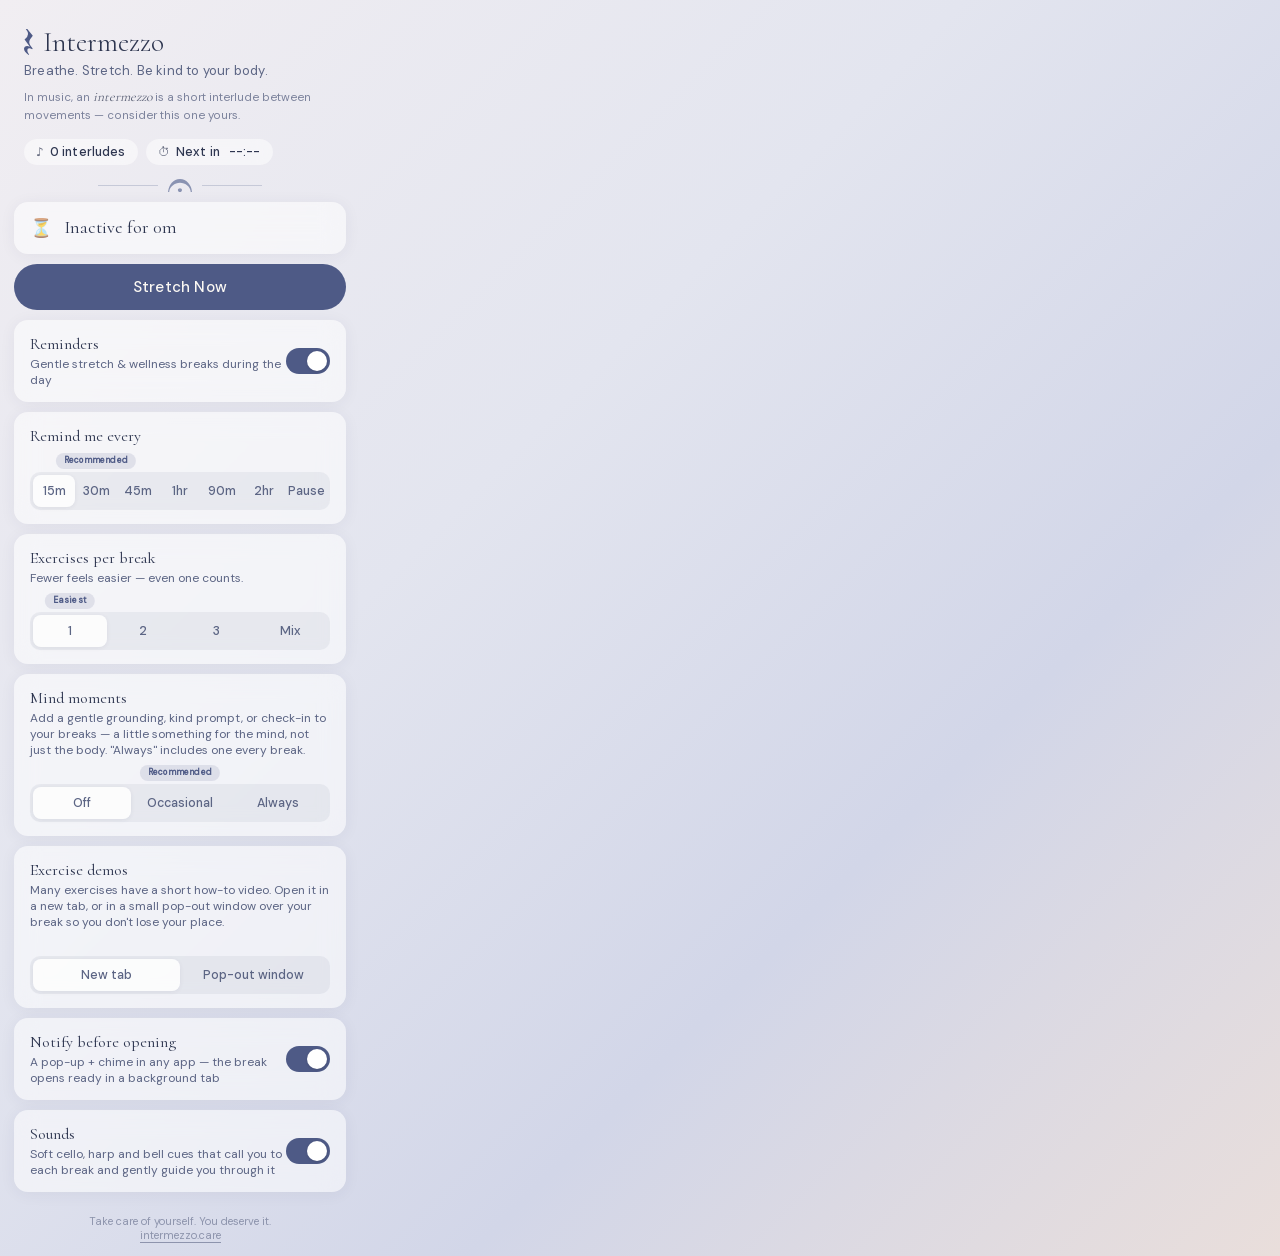
<file: popup.html>
<!DOCTYPE html>
<html lang="en">
<head>
  <meta charset="UTF-8">
  <link rel="stylesheet" href="fonts/fonts.css">
  <link rel="stylesheet" href="popup.css">
</head>
<body>
  <div class="header">
    <div class="header-content">
      <div class="brand">
        <svg class="brand-mark" viewBox="51 -878 256 755" fill="none" aria-hidden="true">
          <path d="M104-878L147-878L307-683Q257-624 230-581Q203-538 203-494L203-494Q203-457 227-416.50Q251-376 303-314L303-314L287-292Q243-320 205-320L205-320Q177-320 163-301.50Q149-283 149-257L149-257Q149-225 162.50-196.50Q176-168 199-142L199-142L186-123Q117-173 84-214Q51-255 51-303L51-303Q51-346 78-366Q105-386 143-386L143-386Q173-386 221-363L221-363L221-365L67-570Q168-659 168-736L168-736Q168-797 104-878L104-878Z" fill="var(--forest)" />
        </svg>
        <h1>Intermezzo</h1>
      </div>
      <p class="tagline">Breathe. Stretch. Be kind to your body.</p>
      <p class="name-note">In music, an <em>intermezzo</em> is a short interlude between movements — consider this one yours.</p>
      <div class="stats-row">
        <div class="stat-pill">
          <span class="stat-icon">&#9834;</span>
          <span id="streak">0 interludes</span>
        </div>
        <div class="stat-pill">
          <span class="stat-icon">&#x23F1;</span>
          Next in <span id="nextReminder">--:--</span>
        </div>
      </div>
    </div>
  </div>

  <!-- Fermata divider between header and content -->
  <div class="staff-divider">
    <div class="divider-line"></div>
    <span class="fermata-mark">
      <svg width="24" height="13" viewBox="50 -1000 658 352" fill="none" aria-hidden="true">
        <path d="M708-648L673-648Q671-698 646-743Q621-788 579.50-823Q538-858 486-878Q434-898 378-898L378-898Q324-898 272.50-879Q221-860 179-825.50Q137-791 111-746Q85-701 83-648L83-648L50-648Q57-720 83-783.50Q109-847 152-896Q195-945 252-972.50Q309-1000 378-1000L378-1000Q447-1000 505.50-971.50Q564-943 607.50-894Q651-845 677-781.50Q703-718 708-648L708-648ZM378-648L378-648Q353-648 337-662Q321-676 321-699L321-699Q321-719 337.50-732.50Q354-746 378-746L378-746Q401-746 417-731.50Q433-717 433-699L433-699Q433-676 417-662Q401-648 378-648Z" fill="var(--moss)" />
      </svg>
    </span>
    <div class="divider-line"></div>
  </div>

  <div class="content">
    <div class="card session-card">
      <span class="session-icon">&#x23F3;</span>
      <div class="session-info">
        <span class="session-time" id="sessionTime">Inactive for 0m</span>
        <span class="session-phrase" id="sessionPhrase"></span>
      </div>
    </div>

    <button class="cta-btn" id="stretchNow">
      <span>Stretch Now</span>
    </button>

    <div class="card toggle-card">
      <div class="toggle-info">
        <span class="card-label">Reminders</span>
        <span class="card-sublabel">Gentle stretch &amp; wellness breaks during the day</span>
      </div>
      <label class="switch">
        <input type="checkbox" id="enabledToggle" checked>
        <span class="slider"></span>
      </label>
    </div>

    <div class="card">
      <span class="card-label">Remind me every</span>
      <div class="interval-control">
        <div class="interval-track" style="--cols: 7">
          <div class="interval-indicator" id="intervalIndicator"></div>
          <button class="interval-btn" data-minutes="15">15m</button>
          <button class="interval-btn" data-minutes="30">30m<span class="rec-tag">Recommended</span></button>
          <button class="interval-btn" data-minutes="45">45m</button>
          <button class="interval-btn" data-minutes="60">1hr</button>
          <button class="interval-btn" data-minutes="90">90m</button>
          <button class="interval-btn" data-minutes="120">2hr</button>
          <button class="interval-btn pause-btn" data-pause="1">Pause</button>
        </div>
      </div>
    </div>

    <div class="card">
      <span class="card-label">Exercises per break</span>
      <span class="card-sublabel">Fewer feels easier — even one counts.</span>
      <div class="interval-control">
        <div class="interval-track">
          <div class="interval-indicator" id="countIndicator"></div>
          <button class="interval-btn count-btn" data-count="1">1<span class="rec-tag">Easiest</span></button>
          <button class="interval-btn count-btn" data-count="2">2</button>
          <button class="interval-btn count-btn" data-count="3">3</button>
          <button class="interval-btn count-btn" data-count="0">Mix</button>
        </div>
      </div>
    </div>

    <div class="card">
      <span class="card-label">Mind moments</span>
      <span class="card-sublabel">Add a gentle grounding, kind prompt, or check-in to your breaks — a little something for the mind, not just the body. "Always" includes one every break.</span>
      <div class="interval-control">
        <div class="interval-track" style="--cols: 3">
          <div class="interval-indicator" id="mindIndicator"></div>
          <button class="interval-btn mind-btn" data-mind="off">Off</button>
          <button class="interval-btn mind-btn" data-mind="occasional">Occasional<span class="rec-tag">Recommended</span></button>
          <button class="interval-btn mind-btn" data-mind="always">Always</button>
        </div>
      </div>
    </div>

    <div class="card">
      <span class="card-label">Exercise demos</span>
      <span class="card-sublabel">Many exercises have a short how-to video. Open it in a new tab, or in a small pop-out window over your break so you don't lose your place.</span>
      <div class="interval-control">
        <div class="interval-track" style="--cols: 2">
          <div class="interval-indicator" id="videoIndicator"></div>
          <button class="interval-btn video-btn" data-video="link">New tab</button>
          <button class="interval-btn video-btn" data-video="inline">Pop-out window</button>
        </div>
      </div>
    </div>

    <div class="card toggle-card">
      <div class="toggle-info">
        <span class="card-label">Notify before opening</span>
        <span class="card-sublabel">A pop-up + chime in any app — the break opens ready in a background tab</span>
      </div>
      <label class="switch">
        <input type="checkbox" id="notifyToggle" checked>
        <span class="slider"></span>
      </label>
    </div>

    <div class="card toggle-card">
      <div class="toggle-info">
        <span class="card-label">Sounds</span>
        <span class="card-sublabel">Soft cello, harp and bell cues that call you to each break and gently guide you through it</span>
      </div>
      <label class="switch">
        <input type="checkbox" id="soundToggle" checked>
        <span class="slider"></span>
      </label>
    </div>

    <div class="card" id="historySection">
      <span class="card-label">Today's Stretches</span>
      <div class="history-list" id="historyList"></div>
    </div>
  </div>

  <div class="footer">Take care of yourself. You deserve it.<br><a class="footer-link" href="https://intermezzo.care" target="_blank" rel="noopener">intermezzo.care</a> <span class="footer-version" id="footerVersion"></span></div>
  <script src="popup.js"></script>
</body>
</html>
</file>
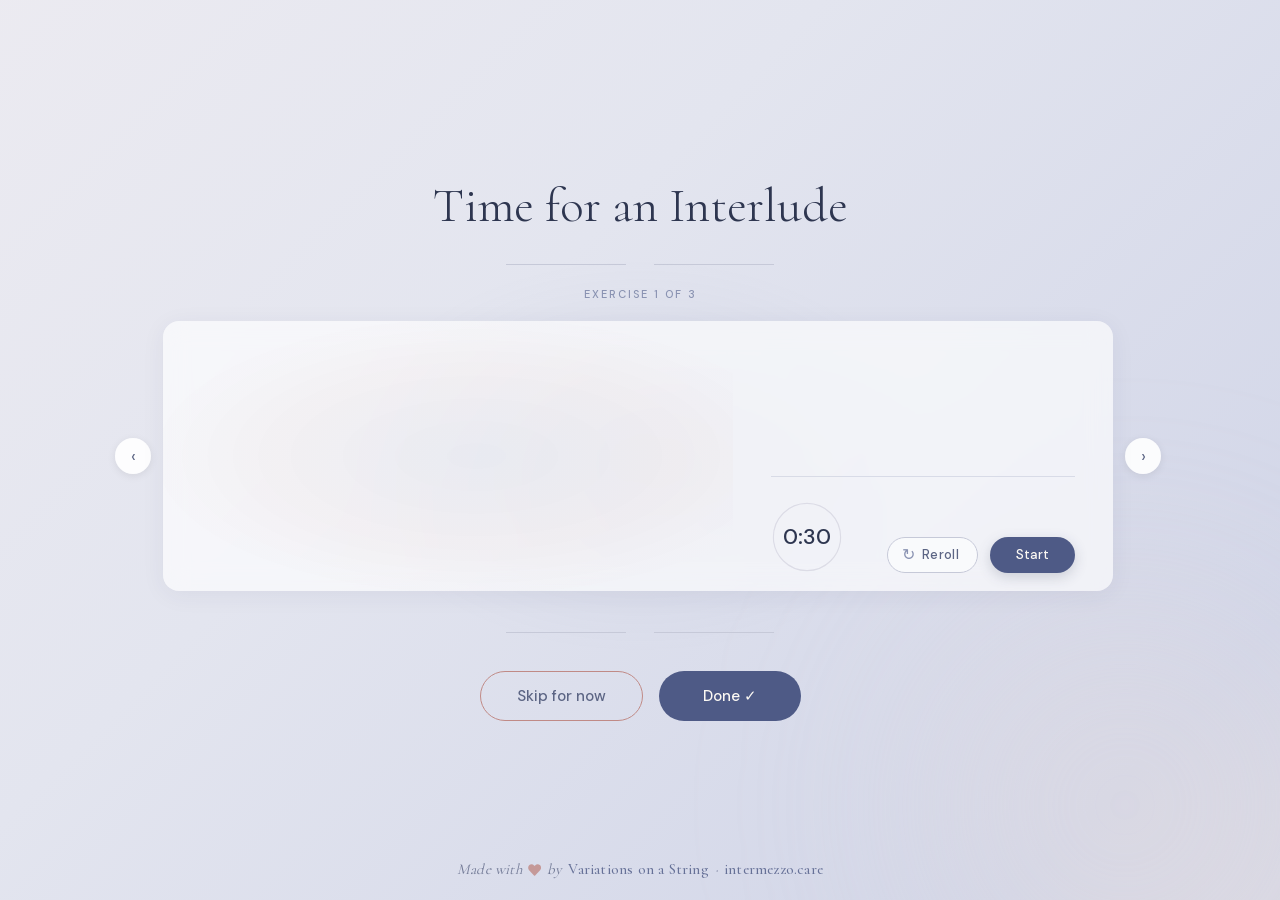
<file: reminder.html>
<!DOCTYPE html>
<html lang="en">
<head>
  <meta charset="UTF-8">
  <title>Intermezzo — Wellness Break</title>
  <link rel="stylesheet" href="fonts/fonts.css">
  <link rel="stylesheet" href="reminder.css">
</head>
<body class="breath-on">

  <!-- ============================================================
       MOVING BACKGROUND — gently breathing wash + drifting leaves
       ============================================================ -->
  <div class="zen-bg" aria-hidden="true">
    <div class="bg-base"></div>
    <div class="breath-layer"></div>
  </div>

  <!-- ============================================================
       ACTIVE STRETCH SCREEN
       ============================================================ -->
  <div class="container" id="activeScreen">
    <h1 class="page-title">Time for an Interlude</h1>
    <p class="subtitle" id="subtitle"></p>

    <!-- Fermata divider -->
    <div class="staff-divider">
      <div class="divider-line"></div>
      <span class="fermata-breathe" data-glyph="fermata"></span>
      <div class="divider-line"></div>
    </div>

    <div class="progress-label" id="progressLabel">Exercise 1 of 3</div>

    <div class="exercise-area">
      <div class="breathing-glow"></div>
      <button class="nav-arrow nav-prev" id="prevBtn" aria-label="Previous exercise">&lsaquo;</button>

      <div class="exercise-panel" id="exercisePanel">
        <div class="card-media" id="cardMedia"></div>
        <div class="card-content">
          <div class="card-info" id="stretchInfo"></div>

          <!-- Timer lives inside the card: ring on the left, Reroll + Start on
               the right. Each exercise is started right here in the overlay. -->
          <div class="timer-area">
            <div class="timer-meta">
              <div class="phase-label" id="phaseLabel"></div>
              <div class="timer-ring-container">
                <svg class="timer-ring" viewBox="0 0 180 180">
                  <circle class="timer-ring-bg" cx="90" cy="90" r="84" />
                  <circle class="timer-ring-glow" cx="90" cy="90" r="84" id="timerGlow" />
                  <circle class="timer-ring-progress" cx="90" cy="90" r="84" id="timerRing" />
                </svg>
                <div class="timer-center">
                  <div class="timer-display" id="timer">0:30</div>
                </div>
              </div>
            </div>
            <div class="timer-buttons">
              <button class="btn-reroll" id="rerollBtn" title="Swap this stretch for a different one" aria-label="Reroll this stretch">
                <span class="reroll-glyph">&#x21BB;</span>
                Reroll
              </button>
              <button class="timer-start-btn" id="startBtn">Start</button>
            </div>
          </div>
        </div>
      </div>

      <button class="nav-arrow nav-next" id="nextBtn" aria-label="Next exercise">&rsaquo;</button>
    </div>

    <div class="progress-dots" id="exerciseProgress"></div>

    <!-- Footer divider — an eighth note, distinct from the header fermata -->
    <div class="staff-divider">
      <div class="divider-line"></div>
      <span class="fermata-breathe" data-glyph="eighthNote"></span>
      <div class="divider-line"></div>
    </div>

    <div class="actions">
      <button class="btn btn-skip" id="skipBtn">Skip for now</button>
      <button class="btn btn-done" id="doneBtn">Done &#x2713;</button>
    </div>
  </div>

  <!-- ============================================================
       COMPLETED SCREEN — pride moment
       ============================================================ -->
  <div class="done-screen" id="doneScreen">
    <div class="completion-deco" aria-hidden="true"></div>
    <div class="completion-inner">
      <div class="completion-message">
        <div class="completion-eyebrow">Interlude complete</div>

        <div class="completion-emblem">
          <span class="halo"></span>
          <span class="completion-mark" data-glyph="quarter-rest"></span>
        </div>

        <h2 class="completion-title">Beautifully done.</h2>
        <p class="completion-sub" id="doneMessage">You showed up for yourself and gave your body what it needed. However it felt, that&rsquo;s enough &mdash; and it&rsquo;s something to feel proud of.</p>

        <div class="completion-actions">
          <button class="completion-btn" id="closeBtn">Back to your day</button>
          <button class="completion-btn-ghost" id="newStretchBtn">Another interlude</button>
        </div>
      </div>

      <div class="completion-summary">
        <div class="completion-stats">
          <div class="stat-chip">
            <span class="stat-value" id="statExercises">0</span>
            <span class="stat-label" id="statExercisesLabel">Exercises</span>
          </div>
          <div class="stat-chip">
            <span class="stat-value" id="statMinutes">0</span>
            <span class="stat-label" id="statMinutesLabel">Minutes moved</span>
          </div>
          <div class="stat-chip">
            <span class="stat-value" id="statBreaks">0</span>
            <span class="stat-label" id="statBreaksLabel">Interludes today</span>
          </div>
        </div>
        <p class="completion-count" id="motivational"></p>
      </div>
    </div>
  </div>

  <!-- ============================================================
       CREATOR CREDIT — a quiet signature on both the active and
       completed screens (a fixed footer, shared by both).
       ============================================================ -->
  <footer class="creator-credit" aria-label="Creator credit">
    <span>Made with</span>
    <svg class="credit-heart" xmlns="http://www.w3.org/2000/svg" width="13" height="13"
         viewBox="0 0 512 512" fill="currentColor" aria-hidden="true">
      <path d="M462.3 62.6C407.5 15.9 326 24.3 275.7 76.2L256 96.5l-19.7-20.3C186.1 24.3 104.5 15.9 49.7 62.6c-62.8 53.6-66.1 149.8-9.9 207.9l193.5 199.8c12.5 12.9 32.8 12.9 45.3 0l193.5-199.8c56.3-58.1 53-154.3-9.8-207.9z"/>
    </svg>
    <span>by</span>
    <a href="https://www.variationsonastring.com" target="_blank" rel="noopener noreferrer">Variations on a String</a>
    <span aria-hidden="true">·</span>
    <a href="https://intermezzo.care" target="_blank" rel="noopener noreferrer">intermezzo.care</a>
  </footer>

  <script src="stretch-illustrations.js"></script>
  <script src="stretch-videos.js"></script>
  <script src="timer-phases.js"></script>
  <script src="sounds.js"></script>
  <script src="reminder.js"></script>
</body>
</html>
</file>
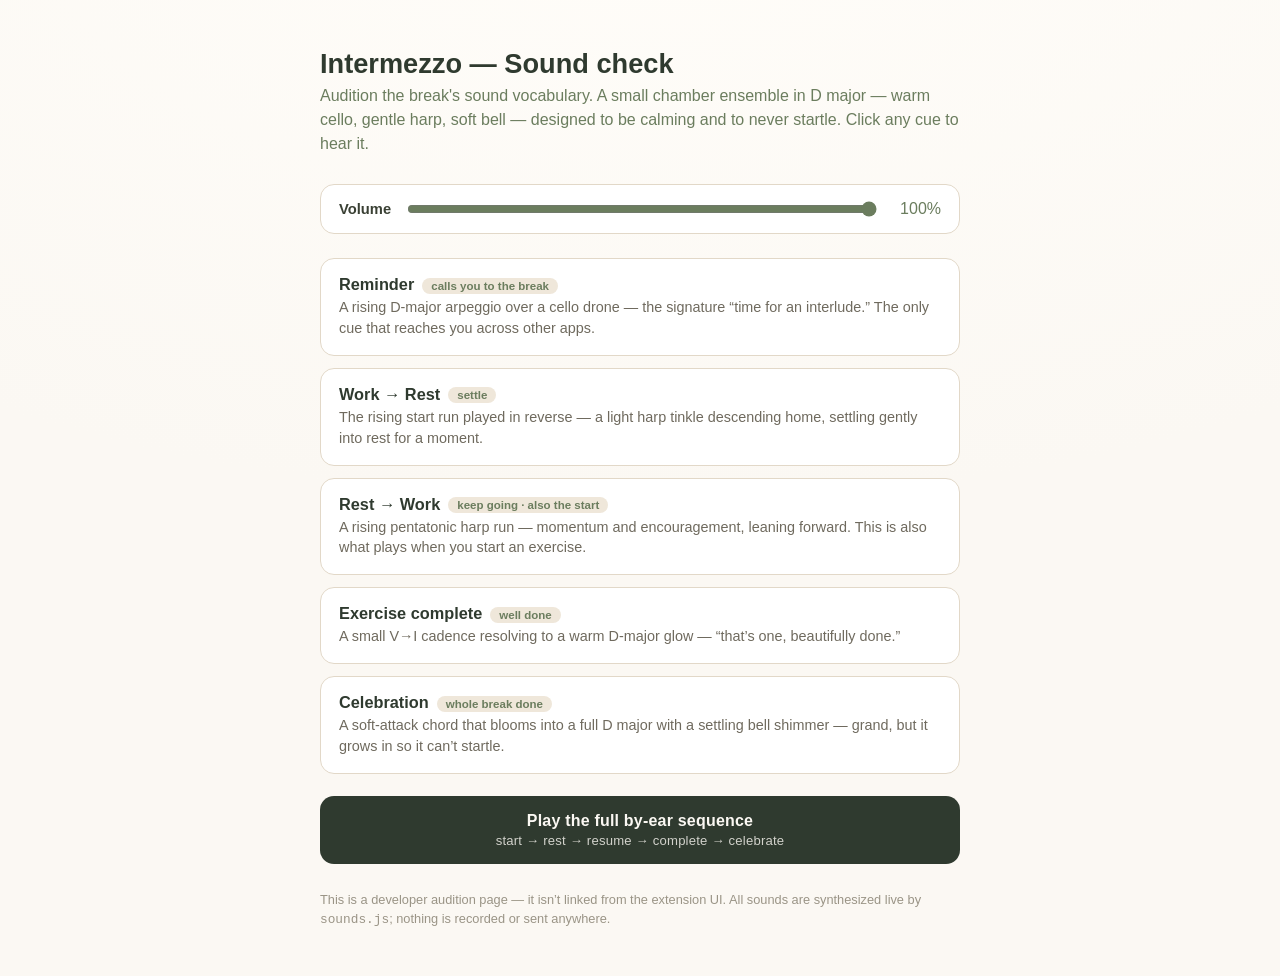
<file: sounds-preview.html>
<!DOCTYPE html>
<html lang="en">
<head>
  <meta charset="UTF-8">
  <meta name="viewport" content="width=device-width, initial-scale=1">
  <title>Intermezzo — Sound check</title>
  <style>
    :root {
      --forest: #2f3a2f; --moss: #6b7d5e; --sand: #efe7da;
      --cream: #fbf8f3; --ink: #3a4034; --line: #e2d8c8;
    }
    * { box-sizing: border-box; }
    body {
      margin: 0; min-height: 100vh; padding: 48px 20px;
      font-family: -apple-system, BlinkMacSystemFont, "Segoe UI", Roboto, sans-serif;
      color: var(--ink);
      background: radial-gradient(1200px 600px at 50% -10%, #fffdf9, var(--cream));
      display: flex; flex-direction: column; align-items: center;
    }
    .wrap { width: 100%; max-width: 640px; }
    h1 { font-size: 1.7rem; font-weight: 600; margin: 0 0 4px; color: var(--forest); }
    .sub { margin: 0 0 28px; color: var(--moss); line-height: 1.5; }
    .vol {
      display: flex; align-items: center; gap: 14px;
      background: #fff; border: 1px solid var(--line); border-radius: 14px;
      padding: 14px 18px; margin-bottom: 24px;
    }
    .vol label { font-weight: 600; font-size: 0.92rem; }
    .vol input[type=range] { flex: 1; accent-color: var(--moss); }
    .vol .pct { width: 48px; text-align: right; color: var(--moss); font-variant-numeric: tabular-nums; }
    .grid { display: grid; gap: 12px; }
    .cue {
      width: 100%; text-align: left; cursor: pointer;
      background: #fff; border: 1px solid var(--line); border-radius: 14px;
      padding: 16px 18px; transition: transform .12s ease, box-shadow .12s ease, border-color .12s ease;
      display: flex; flex-direction: column; gap: 3px;
    }
    .cue:hover { transform: translateY(-1px); box-shadow: 0 6px 18px rgba(47,58,47,.08); border-color: var(--moss); }
    .cue:active { transform: translateY(0); }
    .cue .name { font-weight: 600; font-size: 1.02rem; color: var(--forest); }
    .cue .name .tag {
      font-weight: 600; font-size: .72rem; color: var(--moss);
      background: var(--sand); border-radius: 999px; padding: 2px 9px; margin-left: 8px; vertical-align: middle;
    }
    .cue .desc { color: #6f6a5e; font-size: .9rem; line-height: 1.45; }
    .seq {
      margin-top: 22px; width: 100%; cursor: pointer;
      background: var(--forest); color: var(--cream); border: 0; border-radius: 14px;
      padding: 16px; font-size: 1rem; font-weight: 600; letter-spacing: .2px;
      transition: opacity .12s ease;
    }
    .seq:hover { opacity: .92; }
    .seq .small { display: block; font-weight: 400; font-size: .82rem; opacity: .8; margin-top: 3px; }
    footer { margin-top: 26px; color: #9a9486; font-size: .8rem; line-height: 1.5; }
  </style>
</head>
<body>
  <div class="wrap">
    <h1>Intermezzo — Sound check</h1>
    <p class="sub">Audition the break's sound vocabulary. A small chamber ensemble in D major
      — warm cello, gentle harp, soft bell — designed to be calming and to never startle.
      Click any cue to hear it.</p>

    <div class="vol">
      <label for="vol">Volume</label>
      <input type="range" id="vol" min="0" max="1" step="0.01" value="1">
      <span class="pct" id="volLabel">100%</span>
    </div>

    <div class="grid">
      <button class="cue" data-cue="reminder">
        <span class="name">Reminder<span class="tag">calls you to the break</span></span>
        <span class="desc">A rising D-major arpeggio over a cello drone — the signature “time for an interlude.” The only cue that reaches you across other apps.</span>
      </button>
      <button class="cue" data-cue="rest">
        <span class="name">Work → Rest<span class="tag">settle</span></span>
        <span class="desc">The rising start run played in reverse — a light harp tinkle descending home, settling gently into rest for a moment.</span>
      </button>
      <button class="cue" data-cue="resume">
        <span class="name">Rest → Work<span class="tag">keep going · also the start</span></span>
        <span class="desc">A rising pentatonic harp run — momentum and encouragement, leaning forward. This is also what plays when you start an exercise.</span>
      </button>
      <button class="cue" data-cue="complete">
        <span class="name">Exercise complete<span class="tag">well done</span></span>
        <span class="desc">A small V→I cadence resolving to a warm D-major glow — “that’s one, beautifully done.”</span>
      </button>
      <button class="cue" data-cue="celebrate">
        <span class="name">Celebration<span class="tag">whole break done</span></span>
        <span class="desc">A soft-attack chord that blooms into a full D major with a settling bell shimmer — grand, but it grows in so it can’t startle.</span>
      </button>
    </div>

    <button class="seq" id="seq">
      Play the full by-ear sequence
      <span class="small">start → rest → resume → complete → celebrate</span>
    </button>

    <footer>This is a developer audition page — it isn’t linked from the extension UI.
      All sounds are synthesized live by <code>sounds.js</code>; nothing is recorded or sent anywhere.</footer>
  </div>

  <script src="sounds.js"></script>
  <script src="sounds-preview.js"></script>
</body>
</html>
</file>
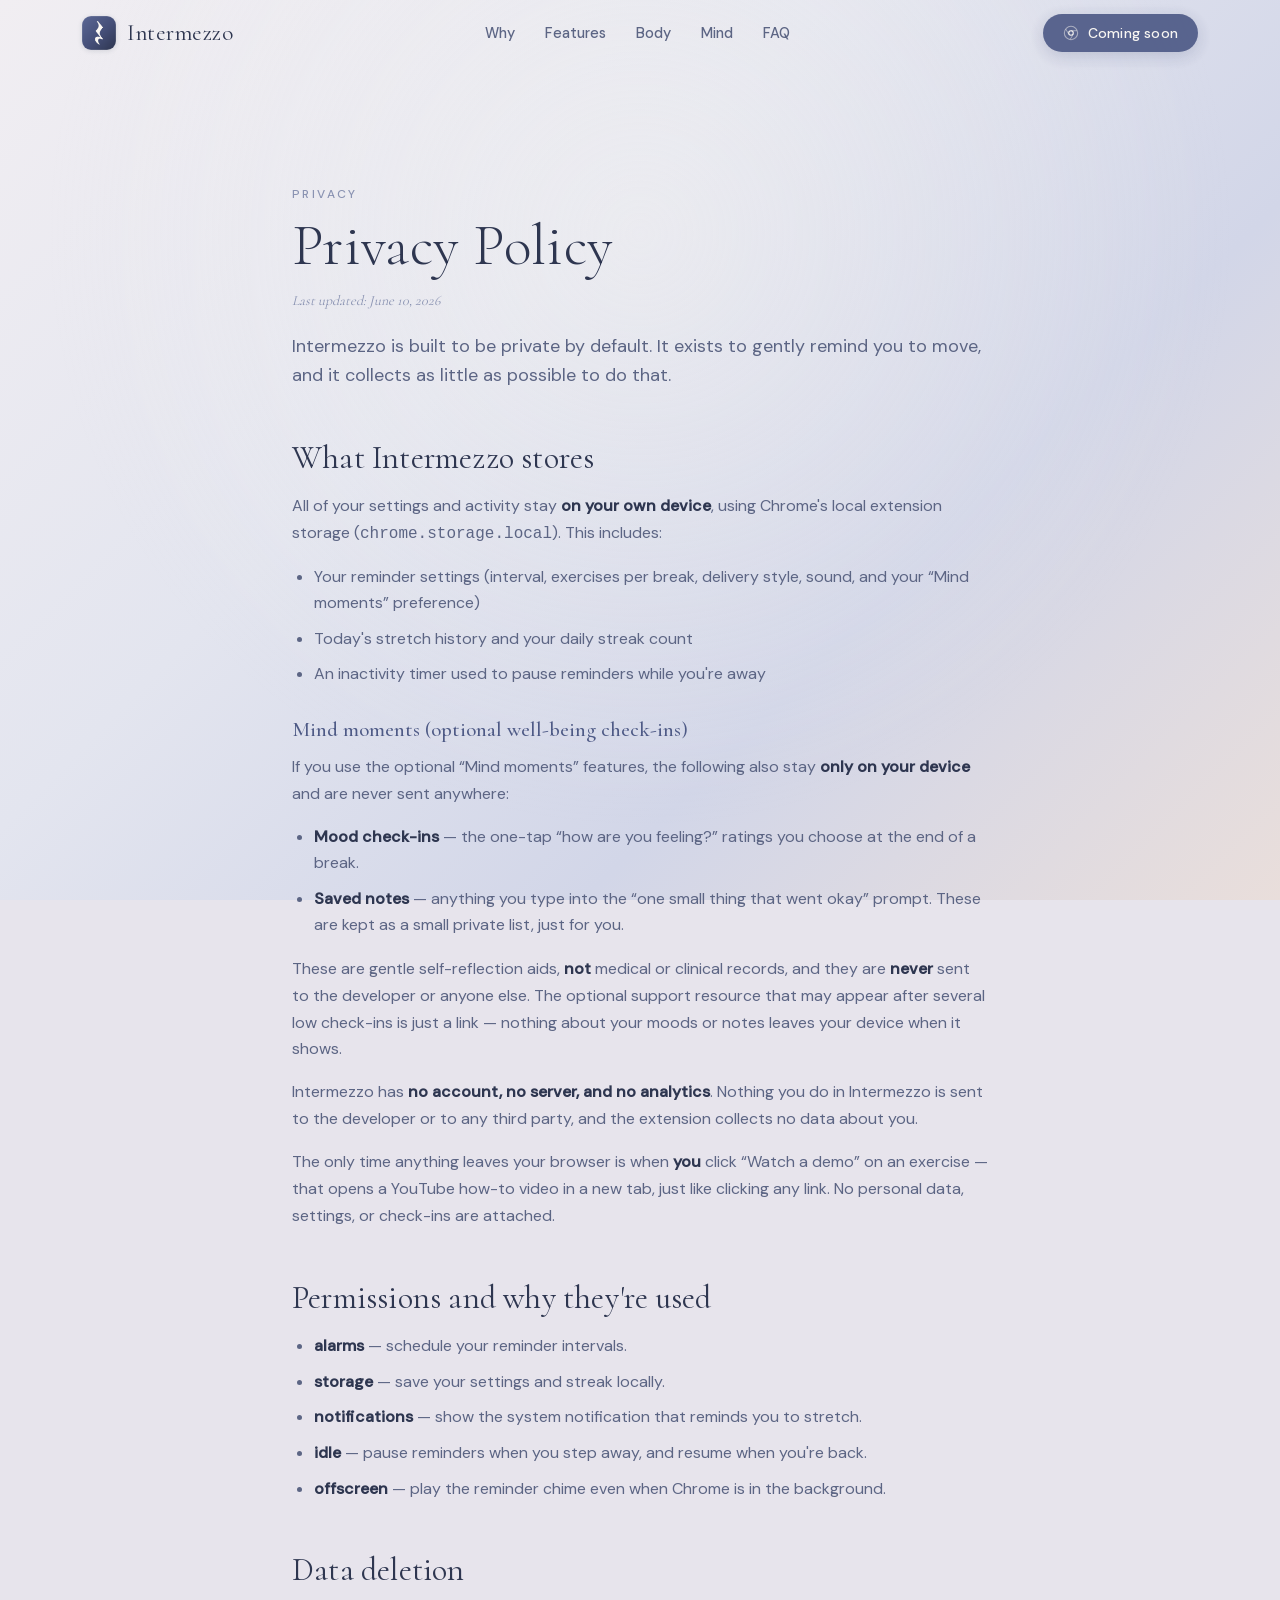
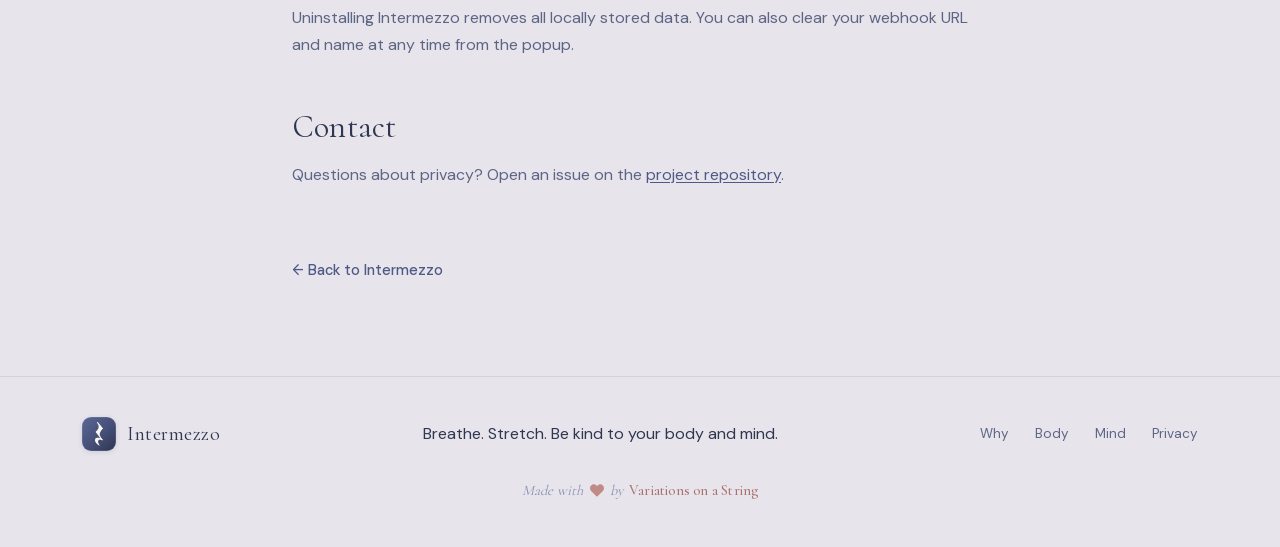
<file: site/privacy.html>
<!DOCTYPE html>
<html lang="en">
<head>
<meta charset="UTF-8" />
<meta name="viewport" content="width=device-width, initial-scale=1.0" />
<title>Privacy Policy — Intermezzo</title>
<meta name="description" content="Intermezzo's privacy policy. Private by default: your settings, streaks, and mood check-ins stay on your device. No account, no server, no analytics." />
<link rel="canonical" href="https://intermezzo.care/privacy" />
<meta name="theme-color" content="#E7E4EC" />

<meta property="og:type" content="website" />
<meta property="og:site_name" content="Intermezzo" />
<meta property="og:url" content="https://intermezzo.care/privacy" />
<meta property="og:title" content="Privacy Policy — Intermezzo" />
<meta property="og:description" content="Private by default. Your data stays on your device. No account, no server, no analytics." />
<meta property="og:image" content="https://intermezzo.care/og-image.png" />
<meta property="og:image:secure_url" content="https://intermezzo.care/og-image.png" />
<meta property="og:image:type" content="image/png" />
<meta property="og:image:width" content="1200" />
<meta property="og:image:height" content="630" />
<meta property="og:image:alt" content="Intermezzo — a gentle interlude for body & mind" />
<meta name="twitter:card" content="summary_large_image" />
<meta name="twitter:image" content="https://intermezzo.care/og-image.png" />

<link rel="icon" href="favicon.svg?v=2" type="image/svg+xml" />
<link rel="stylesheet" href="styles.css" />

<style>
  /* ===== Privacy page — scoped legal prose ===== */
  .legal {
    max-width: 760px;
    margin: 0 auto;
    padding: 120px 32px 96px;
    position: relative;
    z-index: 1;
  }
  .legal-head { margin-bottom: 44px; }
  .legal-head .eyebrow { display: block; margin-bottom: 14px; }
  .legal h1 {
    font-family: var(--serif);
    font-weight: 300;
    font-size: clamp(38px, 5.2vw, 58px);
    line-height: 1.05;
    letter-spacing: 0.3px;
    color: var(--olive);
  }
  .legal .updated {
    margin-top: 12px;
    font-size: 14px;
    color: var(--moss);
    font-style: italic;
    font-family: var(--serif);
  }
  .legal .intro {
    margin-top: 20px;
    font-size: clamp(16px, 1.6vw, 18px);
    line-height: 1.6;
    color: var(--sage);
  }
  .legal h2 {
    font-family: var(--serif);
    font-weight: 400;
    font-size: clamp(24px, 3vw, 32px);
    color: var(--olive);
    margin: 48px 0 16px;
    letter-spacing: 0.2px;
  }
  .legal h3 {
    font-family: var(--serif);
    font-weight: 500;
    font-size: 21px;
    color: var(--forest);
    margin: 30px 0 12px;
  }
  .legal p { font-size: 16px; line-height: 1.68; color: var(--sage); margin: 0 0 16px; }
  .legal ul { margin: 0 0 18px; padding-left: 22px; }
  .legal li { font-size: 16px; line-height: 1.62; color: var(--sage); margin-bottom: 10px; }
  .legal strong { color: var(--olive); font-weight: 600; }
  .legal a { color: var(--forest); text-decoration: underline; text-underline-offset: 2px; }
  .legal a:hover { color: var(--forest-dark); }
  .legal .callout {
    margin: 22px 0;
    padding: 18px 22px;
    background: var(--card-strong);
    border: 1px solid var(--card-border);
    border-left: 3px solid var(--terra);
    border-radius: 14px;
    font-family: var(--serif);
    font-size: 18px;
    line-height: 1.5;
    color: var(--olive);
  }
  .legal .back {
    display: inline-flex;
    align-items: center;
    gap: 8px;
    margin-top: 56px;
    font-family: var(--sans);
    font-size: 14.5px;
    font-weight: 500;
    color: var(--forest);
    text-decoration: none;
  }
  .legal .back:hover { color: var(--forest-dark); }
</style>
</head>
<body>

<div class="bg-base"></div>
<div class="bg-breath"></div>

<!-- ===== NAV ===== -->
<header class="nav" id="nav">
  <div class="wrap nav-inner">
    <a class="brand" href="/">
      <img class="mark" src="icon128.png" alt="Intermezzo" width="34" height="34" />
      <span class="name">Intermezzo</span>
    </a>
    <nav class="nav-links">
      <a href="/#why">Why</a>
      <a href="/#features">Features</a>
      <a href="/#body">Body</a>
      <a href="/#mind">Mind</a>
      <a href="/#faq">FAQ</a>
    </nav>
    <a class="btn btn-primary btn-sm is-soon" href="/#install">
      <svg class="chrome-dot" viewBox="0 0 24 24" fill="none" aria-hidden="true"><circle cx="12" cy="12" r="10" stroke="currentColor" stroke-width="1.6" opacity="0.5"/><circle cx="12" cy="12" r="3.4" stroke="currentColor" stroke-width="1.6"/><path d="M12 8.6H21M8.7 13.9L4.2 6.2M15.3 13.9L10.8 21.6" stroke="currentColor" stroke-width="1.4" opacity="0.5"/></svg>
      Coming soon
    </a>
  </div>
</header>

<!-- ===== LEGAL ===== -->
<main class="legal">
  <div class="legal-head">
    <span class="eyebrow">Privacy</span>
    <h1>Privacy Policy</h1>
    <p class="updated">Last updated: June 10, 2026</p>
    <p class="intro">
      Intermezzo is built to be private by default. It exists to gently remind you to
      move, and it collects as little as possible to do that.
    </p>
  </div>

  <h2>What Intermezzo stores</h2>
  <p>
    All of your settings and activity stay <strong>on your own device</strong>, using
    Chrome's local extension storage (<code>chrome.storage.local</code>). This includes:
  </p>
  <ul>
    <li>Your reminder settings (interval, exercises per break, delivery style, sound, and your &ldquo;Mind moments&rdquo; preference)</li>
    <li>Today's stretch history and your daily streak count</li>
    <li>An inactivity timer used to pause reminders while you're away</li>
  </ul>

  <h3>Mind moments (optional well-being check-ins)</h3>
  <p>
    If you use the optional &ldquo;Mind moments&rdquo; features, the following also stay
    <strong>only on your device</strong> and are never sent anywhere:
  </p>
  <ul>
    <li><strong>Mood check-ins</strong> — the one-tap &ldquo;how are you feeling?&rdquo; ratings you choose at the end of a break.</li>
    <li><strong>Saved notes</strong> — anything you type into the &ldquo;one small thing that went okay&rdquo; prompt. These are kept as a small private list, just for you.</li>
  </ul>
  <p>
    These are gentle self-reflection aids, <strong>not</strong> medical or clinical
    records, and they are <strong>never</strong> sent to the developer or anyone else.
    The optional support resource that may appear after several low check-ins is just a
    link — nothing about your moods or notes leaves your device when it shows.
  </p>
  <p>
    Intermezzo has <strong>no account, no server, and no analytics</strong>. Nothing you
    do in Intermezzo is sent to the developer or to any third party, and the extension
    collects no data about you.
  </p>
  <p>
    The only time anything leaves your browser is when <strong>you</strong> click
    &ldquo;Watch a demo&rdquo; on an exercise — that opens a YouTube how-to video in a new
    tab, just like clicking any link. No personal data, settings, or check-ins are attached.
  </p>

  <h2>Permissions and why they're used</h2>
  <ul>
    <li><strong>alarms</strong> — schedule your reminder intervals.</li>
    <li><strong>storage</strong> — save your settings and streak locally.</li>
    <li><strong>notifications</strong> — show the system notification that reminds you to stretch.</li>
    <li><strong>idle</strong> — pause reminders when you step away, and resume when you're back.</li>
    <li><strong>offscreen</strong> — play the reminder chime even when Chrome is in the background.</li>
  </ul>

  <h2>Data deletion</h2>
  <p>
    Uninstalling Intermezzo removes all locally stored data. You can also clear your
    webhook URL and name at any time from the popup.
  </p>

  <h2>Contact</h2>
  <p>
    Questions about privacy? Open an issue on the
    <a href="https://github.com/annaPerdomo/intermezzo-extension">project repository</a>.
  </p>

  <a class="back" href="/">← Back to Intermezzo</a>
</main>

<!-- ===== FOOTER ===== -->
<footer class="footer">
  <div class="wrap footer-inner">
    <a class="brand" href="/">
      <img class="mark" src="icon128.png" alt="Intermezzo" width="34" height="34" />
      <span class="name">Intermezzo</span>
    </a>
    <span class="footer-note">Breathe. Stretch. Be kind to your body and mind.</span>
    <nav class="footer-links">
      <a href="/#why">Why</a>
      <a href="/#body">Body</a>
      <a href="/#mind">Mind</a>
      <a href="/privacy">Privacy</a>
    </nav>
  </div>
  <div class="wrap footer-credit">
    <p>
      <span>Made with</span>
      <svg class="beating-heart" xmlns="http://www.w3.org/2000/svg" width="14" height="14"
           viewBox="0 0 512 512" fill="currentColor" aria-hidden="true">
        <path d="M462.3 62.6C407.5 15.9 326 24.3 275.7 76.2L256 96.5l-19.7-20.3C186.1 24.3 104.5 15.9 49.7 62.6c-62.8 53.6-66.1 149.8-9.9 207.9l193.5 199.8c12.5 12.9 32.8 12.9 45.3 0l193.5-199.8c56.3-58.1 53-154.3-9.8-207.9z"/>
      </svg>
      <span>by</span>
      <a href="https://www.variationsonastring.com" target="_blank" rel="noopener noreferrer">Variations on a String</a>
    </p>
  </div>
</footer>

</body>
</html>
</file>
<file: site/styles.css>
/* ===== Intermezzo — Landing Page ===== */
@import url('fonts/fonts.css');

:root {
  --olive: #2E3650;
  --sage: #5C6584;
  --moss: #8A93B2;
  --moss-light: #AAB2CC;
  --forest: #4E5A86;
  --forest-dark: #3E4A72;
  --terra: #C08A86;
  --terra-light: #D2A39E;
  --terra-deep: #A86F6B;
  --stone: #CDCAD6;
  --soft-line: #C6C9D8;
  --cream: #FBF8F3;
  --cream-warm: #F1EEF1;

  --card-bg: rgba(255, 255, 255, 0.55);
  --card-strong: rgba(255, 255, 255, 0.72);
  --card-border: rgba(255, 255, 255, 0.55);
  --hairline: rgba(46, 54, 80, 0.10);

  --serif: 'Cormorant', Georgia, 'Times New Roman', serif;
  --sans: 'DM Sans', -apple-system, BlinkMacSystemFont, 'Segoe UI', system-ui, sans-serif;

  --ease-out: cubic-bezier(0.4, 0, 0.2, 1);
  --ease-spring: cubic-bezier(0.34, 1.56, 0.64, 1);

  --maxw: 1180px;
}

* { margin: 0; padding: 0; box-sizing: border-box; }

html { scroll-behavior: smooth; }

body {
  font-family: var(--sans);
  color: var(--olive);
  background: #E7E4EC;
  -webkit-font-smoothing: antialiased;
  text-rendering: optimizeLegibility;
  overflow-x: hidden;
  position: relative;
}

/* ===== Ambient breathing background ===== */
.bg-base {
  position: fixed;
  inset: 0;
  z-index: -2;
  background: linear-gradient(135deg, #F1EEF2 0%, #E3E5EF 38%, #D2D6E8 68%, #E9DEDB 100%);
}
.bg-breath {
  position: fixed;
  inset: -10%;
  z-index: -1;
  pointer-events: none;
  background: radial-gradient(circle at 50% 30%, rgba(251, 248, 243, 0.6) 0%, rgba(227, 229, 239, 0) 55%);
  opacity: 0.6;
}
@media (prefers-reduced-motion: no-preference) {
  .bg-breath { animation: breathe 11s var(--ease-out) infinite; }
}
@keyframes breathe {
  0%, 100% { transform: scale(1);    opacity: 0.45; }
  50%      { transform: scale(1.16); opacity: 0.85; }
}

/* Faint notation glyph drifting in the page margins */
.page-glyph {
  position: absolute;
  color: var(--moss);
  opacity: 0.06;
  z-index: 0;
  pointer-events: none;
}

::selection { background: rgba(192, 138, 134, 0.28); }

/* ===== Layout primitives ===== */
.wrap {
  width: 100%;
  max-width: var(--maxw);
  margin: 0 auto;
  padding: 0 32px;
  position: relative;
  z-index: 1;
}
section { position: relative; }

.eyebrow {
  font-family: var(--sans);
  font-size: 12px;
  font-weight: 500;
  letter-spacing: 2.4px;
  text-transform: uppercase;
  color: var(--moss);
}

h2.section-title {
  font-family: var(--serif);
  font-weight: 300;
  font-size: clamp(34px, 4.4vw, 54px);
  line-height: 1.08;
  letter-spacing: 0.3px;
  color: var(--olive);
}
.section-lead {
  font-size: clamp(16px, 1.5vw, 18px);
  line-height: 1.65;
  color: var(--sage);
  max-width: 60ch;
}

.glass {
  background: var(--card-bg);
  backdrop-filter: blur(14px);
  -webkit-backdrop-filter: blur(14px);
  border: 1px solid var(--card-border);
  box-shadow: 0 2px 20px rgba(46, 54, 80, 0.06);
}

/* ===== Fermata divider ===== */
.fermata-rule {
  display: flex;
  align-items: center;
  justify-content: center;
  gap: 16px;
  margin: 0 auto;
}
.fermata-rule .line {
  width: clamp(48px, 12vw, 120px);
  height: 1px;
  background: var(--soft-line);
}
.fermata-rule svg { display: block; }
@media (prefers-reduced-motion: no-preference) {
  .fermata-rule .glyph { animation: fermataBreathe 7s ease-in-out infinite; transform-origin: center; }
}
@keyframes fermataBreathe {
  0%, 100% { transform: scale(0.94); opacity: 0.78; }
  50%      { transform: scale(1.08); opacity: 1; }
}

/* ===== Nav ===== */
.nav {
  position: sticky;
  top: 0;
  z-index: 50;
  padding: 14px 0;
  transition: background 0.3s var(--ease-out), box-shadow 0.3s var(--ease-out);
}
.nav.scrolled {
  background: rgba(241, 238, 242, 0.72);
  backdrop-filter: blur(16px);
  -webkit-backdrop-filter: blur(16px);
  box-shadow: 0 1px 0 var(--hairline);
}
.nav-inner {
  display: flex;
  align-items: center;
  justify-content: space-between;
  gap: 24px;
}
.brand {
  display: flex;
  align-items: center;
  gap: 11px;
  text-decoration: none;
}
.brand .mark {
  width: 34px;
  height: 34px;
  border-radius: 9px;
  display: block;
  flex-shrink: 0;
  box-shadow: 0 1px 5px rgba(46, 54, 80, 0.14);
}
.brand .name {
  font-family: var(--serif);
  font-weight: 400;
  font-size: 23px;
  letter-spacing: 0.5px;
  color: var(--olive);
}
.nav-links {
  display: flex;
  align-items: center;
  gap: 30px;
}
.nav-links a {
  font-size: 14.5px;
  font-weight: 500;
  color: var(--sage);
  text-decoration: none;
  transition: color 0.2s;
}
.nav-links a:hover { color: var(--olive); }

/* ===== Buttons ===== */
.btn {
  font-family: var(--sans);
  font-size: 15px;
  font-weight: 500;
  letter-spacing: 0.2px;
  border: none;
  border-radius: 50px;
  cursor: pointer;
  text-decoration: none;
  display: inline-flex;
  align-items: center;
  justify-content: center;
  gap: 9px;
  transition: transform 0.15s ease, background 0.2s ease, box-shadow 0.2s ease, color 0.2s ease;
  white-space: nowrap;
}
.btn-primary {
  background: var(--forest);
  color: var(--cream);
  padding: 13px 26px;
  box-shadow: 0 4px 16px rgba(62, 74, 114, 0.22);
}
.btn-primary:hover { background: var(--forest-dark); transform: translateY(-2px); box-shadow: 0 8px 22px rgba(62, 74, 114, 0.28); }
.btn-primary:active { transform: translateY(0) scale(0.98); }
.btn-ghost {
  background: rgba(255, 255, 255, 0.5);
  color: var(--olive);
  padding: 13px 24px;
  border: 1px solid var(--card-border);
}
.btn-ghost:hover { background: rgba(255, 255, 255, 0.78); transform: translateY(-2px); }
.btn-sm { padding: 10px 20px; font-size: 14px; }
.btn .chrome-dot { width: 16px; height: 16px; flex-shrink: 0; }

/* ===== Coming-soon badge & disabled CTA ===== */
.soon-badge {
  display: inline-flex;
  align-items: center;
  gap: 9px;
  margin-bottom: 22px;
  padding: 7px 15px 7px 13px;
  border-radius: 50px;
  background: rgba(255, 255, 255, 0.55);
  border: 1px solid var(--card-border);
  font-size: 12.5px;
  font-weight: 500;
  letter-spacing: 0.4px;
  color: var(--terra-deep);
}
.soon-dot {
  width: 7px;
  height: 7px;
  border-radius: 50%;
  background: var(--terra);
  flex-shrink: 0;
}
@media (prefers-reduced-motion: no-preference) {
  .soon-dot { animation: soonPulse 2.6s var(--ease-out) infinite; }
}
@keyframes soonPulse {
  0%, 100% { opacity: 1;   box-shadow: 0 0 0 0 rgba(192, 138, 134, 0.45); }
  50%      { opacity: 0.7; box-shadow: 0 0 0 5px rgba(192, 138, 134, 0); }
}
.btn.is-soon {
  cursor: default;
  background: var(--forest);
  opacity: 0.92;
}
.btn.is-soon:hover { transform: none; background: var(--forest); box-shadow: 0 4px 16px rgba(62, 74, 114, 0.22); }

/* ===== Hero ===== */
.hero {
  padding: clamp(56px, 9vh, 104px) 0 clamp(40px, 6vh, 72px);
}
.hero-grid {
  display: grid;
  grid-template-columns: 1.05fr 0.95fr;
  gap: clamp(32px, 5vw, 72px);
  align-items: center;
}
.hero-copy .eyebrow { margin-bottom: 20px; display: flex; align-items: center; gap: 10px; }
.hero h1 {
  font-family: var(--serif);
  font-weight: 300;
  font-size: clamp(46px, 6.4vw, 84px);
  line-height: 1.02;
  letter-spacing: 0.3px;
  color: var(--olive);
}
.hero h1 em {
  font-style: italic;
  color: var(--forest);
}
.hero .lead {
  font-size: clamp(16.5px, 1.6vw, 19px);
  line-height: 1.66;
  color: var(--sage);
  margin-top: 26px;
  max-width: 46ch;
}
.hero-cta {
  display: flex;
  align-items: center;
  gap: 14px;
  margin-top: 34px;
  flex-wrap: wrap;
}
.hero-meta {
  display: flex;
  align-items: center;
  gap: 18px;
  margin-top: 26px;
  font-size: 13.5px;
  color: var(--moss);
}
.hero-meta .dot { width: 4px; height: 4px; border-radius: 50%; background: var(--moss-light); }
.hero-meta b { color: var(--sage); font-weight: 600; }

/* ===== Popup mock (hero visual) ===== */
.popup-stage {
  position: relative;
  display: flex;
  justify-content: center;
  align-items: center;
}
.popup-glow {
  position: absolute;
  width: 78%;
  height: 78%;
  border-radius: 50%;
  background: radial-gradient(circle, rgba(192, 138, 134, 0.28) 0%, rgba(192, 138, 134, 0) 70%);
  filter: blur(10px);
  z-index: 0;
}
@media (prefers-reduced-motion: no-preference) {
  .popup-card { animation: floaty 9s ease-in-out infinite; }
}
@keyframes floaty {
  0%, 100% { transform: translateY(0) rotate(0deg); }
  50%      { transform: translateY(-12px) rotate(-0.4deg); }
}

.popup-card {
  position: relative;
  z-index: 1;
  width: 360px;
  max-width: 100%;
  border-radius: 22px;
  background: linear-gradient(135deg, #F4F1F5 0%, #E6E8F0 42%, #D7DAEA 72%, #ECE2DF 100%);
  box-shadow: 0 30px 70px -24px rgba(46, 54, 80, 0.42), 0 2px 8px rgba(46, 54, 80, 0.08);
  border: 1px solid rgba(255, 255, 255, 0.6);
  overflow: hidden;
}
.pp-head { padding: 22px 22px 8px; }
.pp-brand { display: flex; align-items: center; gap: 9px; }
.pp-brand .pmark { width: 22px; height: 22px; }
.pp-title {
  font-family: var(--serif);
  font-size: 25px;
  font-weight: 300;
  letter-spacing: 0.5px;
  color: var(--olive);
}
.pp-tag { font-size: 12.5px; color: var(--sage); margin-top: 3px; }
.pp-stats { display: flex; gap: 8px; margin-top: 14px; }
.pp-pill {
  display: flex; align-items: center; gap: 6px;
  background: rgba(255, 255, 255, 0.55);
  border-radius: 20px;
  padding: 5px 12px;
  font-size: 12px; font-weight: 500; color: var(--olive);
  white-space: nowrap;
}
.pp-pill svg { flex-shrink: 0; }
.pp-pill svg { color: var(--moss); }
.pp-body { padding: 6px 14px 16px; }
.pp-card {
  background: rgba(255, 255, 255, 0.55);
  backdrop-filter: blur(8px);
  border-radius: 14px;
  padding: 13px 15px;
  margin-bottom: 9px;
  box-shadow: 0 2px 12px rgba(46, 54, 80, 0.05);
}
.pp-row { display: flex; align-items: center; justify-content: space-between; }
.pp-label { font-family: var(--serif); font-size: 16px; color: var(--olive); }
.pp-sub { font-size: 11.5px; color: var(--sage); margin-top: 2px; }
.pp-switch {
  width: 44px; height: 26px; border-radius: 26px;
  background: var(--forest); position: relative; flex-shrink: 0;
}
.pp-switch::after {
  content: ""; position: absolute; width: 20px; height: 20px; border-radius: 50%;
  background: #fff; top: 3px; left: 21px;
  box-shadow: 0 1px 3px rgba(0,0,0,0.18);
}
.pp-interval {
  display: grid; grid-template-columns: repeat(4, 1fr);
  background: rgba(46, 54, 80, 0.06);
  border-radius: 10px; padding: 3px; margin-top: 11px;
}
.pp-interval span {
  text-align: center; padding: 8px 4px; font-size: 12.5px; font-weight: 500;
  color: var(--sage); border-radius: 8px;
}
.pp-interval span.on {
  background: rgba(255,255,255,0.85); color: var(--forest);
  box-shadow: 0 1px 4px rgba(46, 54, 80, 0.08);
}
.pp-cta {
  width: 100%; padding: 13px; border-radius: 50px;
  background: var(--forest); color: var(--cream);
  font-family: var(--sans); font-size: 14.5px; font-weight: 500;
  text-align: center; letter-spacing: 0.2px;
}
.pp-foot {
  text-align: center; font-size: 10.5px; color: var(--sage);
  opacity: 0.6; padding: 2px 0 16px;
}
.pp-divider {
  display: flex; align-items: center; justify-content: center; gap: 9px;
  margin: 2px 0 10px;
}
.pp-divider .l { width: 50px; height: 1px; background: var(--soft-line); }

/* ===== Section rhythm ===== */
.band { padding: clamp(64px, 9vh, 120px) 0; }
.band-head { max-width: 720px; }
.band-head .eyebrow { margin-bottom: 16px; display: block; }
.band-head h2 { margin-bottom: 18px; }

/* ===== Why / metaphor ===== */
.why-grid {
  display: grid;
  grid-template-columns: 1fr 1fr;
  gap: clamp(36px, 5vw, 72px);
  align-items: center;
}
.why-card {
  border-radius: 24px;
  padding: clamp(32px, 4vw, 52px);
  position: relative;
  overflow: hidden;
}
.why-quote {
  font-family: var(--serif);
  font-weight: 300;
  font-style: italic;
  font-size: clamp(24px, 2.6vw, 32px);
  line-height: 1.32;
  color: var(--olive);
}
.why-quote .accent { color: var(--terra-deep); font-style: normal; }
.why-attr {
  margin-top: 22px;
  font-size: 13.5px;
  letter-spacing: 1.5px;
  text-transform: uppercase;
  color: var(--moss);
  font-weight: 500;
}
.why-body p { font-size: clamp(16px, 1.5vw, 18px); line-height: 1.7; color: var(--sage); }
.why-body p + p { margin-top: 18px; }
.why-glyphs {
  position: absolute;
  right: -20px; bottom: -30px;
  opacity: 0.08;
  color: var(--forest);
}

/* ===== Features ===== */
.feat-grid {
  display: grid;
  grid-template-columns: repeat(3, 1fr);
  gap: 18px;
  margin-top: 52px;
}
.feat {
  border-radius: 18px;
  padding: 28px 26px 30px;
  transition: transform 0.25s var(--ease-out), box-shadow 0.25s var(--ease-out);
}
.feat:hover { transform: translateY(-4px); box-shadow: 0 16px 36px -18px rgba(46, 54, 80, 0.32); }
.feat-ico {
  width: 46px; height: 46px; border-radius: 13px;
  background: rgba(78, 90, 134, 0.10);
  display: flex; align-items: center; justify-content: center;
  color: var(--forest);
  margin-bottom: 18px;
}
.feat.warm .feat-ico { background: rgba(192, 138, 134, 0.16); color: var(--terra-deep); }
.feat h3 {
  font-family: var(--serif);
  font-weight: 400;
  font-size: 22px;
  color: var(--olive);
  margin-bottom: 9px;
  letter-spacing: 0.2px;
}
.feat p { font-size: 14.5px; line-height: 1.6; color: var(--sage); }

/* ===== How it works ===== */
.steps {
  display: grid;
  grid-template-columns: repeat(4, 1fr);
  gap: 20px;
  margin-top: 52px;
  counter-reset: step;
}
.step {
  position: relative;
  padding-top: 26px;
}
.step::before {
  counter-increment: step;
  content: counter(step, decimal-leading-zero);
  font-family: var(--serif);
  font-size: 15px;
  font-weight: 500;
  letter-spacing: 1px;
  color: var(--terra-deep);
}
.step .step-line {
  height: 1px;
  background: var(--soft-line);
  margin: 14px 0 18px;
  position: relative;
}
.step .step-line::after {
  content: "";
  position: absolute;
  left: 0; top: -2px;
  width: 5px; height: 5px; border-radius: 50%;
  background: var(--terra);
}
.step h3 {
  font-family: var(--serif);
  font-weight: 400;
  font-size: 21px;
  color: var(--olive);
  margin-bottom: 8px;
}
.step p { font-size: 14px; line-height: 1.6; color: var(--sage); }

/* ===== Interlude preview (overlay mock) ===== */
.interlude {
  border-radius: 28px;
  overflow: hidden;
  position: relative;
  padding: clamp(40px, 5vw, 72px) clamp(28px, 4vw, 60px);
  background: linear-gradient(135deg, #F1EEF2 0%, #E3E5EF 40%, #D6DAEA 70%, #EADFDC 100%);
  box-shadow: 0 30px 80px -36px rgba(46, 54, 80, 0.4);
  border: 1px solid rgba(255, 255, 255, 0.5);
}
.interlude-head { text-align: center; margin-bottom: 36px; }
.interlude-head .title {
  font-family: var(--serif);
  font-weight: 300;
  font-size: clamp(40px, 5.2vw, 64px);
  line-height: 1.05;
  color: var(--olive);
}
.interlude-head .sub { font-size: 16px; color: var(--sage); margin-top: 12px; }
.interlude-head .ex-label {
  font-size: 11px; font-weight: 500; letter-spacing: 2px; text-transform: uppercase;
  color: var(--moss); margin-top: 26px;
}
/* Break panel — faithful to the in-app reminder screen */
.ex-stage { position: relative; max-width: 920px; margin: 0 auto; }
.ex-panel {
  border-radius: 16px;
  overflow: hidden;
  background: rgba(255, 255, 255, 0.65);
  backdrop-filter: blur(12px);
  -webkit-backdrop-filter: blur(12px);
  box-shadow: 0 8px 30px rgba(46, 54, 80, 0.08);
  display: grid;
  grid-template-columns: 6fr 4fr;
  min-height: 300px;
}
/* Nav chevrons — the in-app break lets you page between exercises */
.ex-nav {
  position: absolute; top: 50%; transform: translateY(-50%); z-index: 2;
  width: 38px; height: 38px; border-radius: 50%;
  background: rgba(255,255,255,0.9); border: none;
  color: var(--sage); font-size: 19px; line-height: 1;
  display: flex; align-items: center; justify-content: center;
  box-shadow: 0 2px 10px rgba(46, 54, 80, 0.12);
}
.ex-prev { left: -19px; }
.ex-next { right: -19px; }
.ex-media {
  position: relative;
  display: flex; flex-direction: column; align-items: center; justify-content: center;
  overflow: hidden;
  background: linear-gradient(135deg, #E6E4EE 0%, #DADEEC 100%);
}
.ex-media::before {
  content: ""; position: absolute; inset: 0;
  background: radial-gradient(ellipse at 55% 50%, rgba(138,147,178,0.16) 0%, rgba(192,138,134,0.10) 45%, transparent 75%);
  pointer-events: none;
}
/* Hand-drawn exercise illustration — the same asset the extension renders. */
.ex-illo {
  position: relative; z-index: 1;
  flex: 1; min-height: 0; width: 100%;
  display: flex; align-items: center; justify-content: center;
  padding: 26px 26px 6px;
}
.ex-illo img {
  width: auto; height: 100%;
  max-height: 240px; max-width: 100%;
  object-fit: contain;
  -webkit-user-select: none; user-select: none;
}
/* Credited "Watch a demo" link, beneath the diagram (a YouTube link in-app) */
.ex-demo {
  position: relative; z-index: 1;
  display: flex; align-items: center; gap: 11px;
  margin-bottom: 16px; text-decoration: none;
}
.ex-yt {
  width: 30px; height: 22px; border-radius: 6px; flex-shrink: 0;
  background: #FF0000;
  display: flex; align-items: center; justify-content: center;
}
.ex-yt-tri {
  width: 0; height: 0;
  border-left: 8px solid #fff;
  border-top: 5px solid transparent;
  border-bottom: 5px solid transparent;
  margin-left: 2px;
}
.ex-demo-text { display: flex; flex-direction: column; line-height: 1.25; }
.ex-demo-title { font-size: 13px; font-weight: 500; color: var(--forest); }
.ex-demo-credit {
  font-size: 11px; color: var(--sage); opacity: 0.85;
}
.ex-content { padding: clamp(22px, 3vh, 34px) 36px; display: flex; flex-direction: column; }
/* Phase label above the ring — e.g. "Right side · 1 of 2" */
.ex-ring-wrap { display: flex; flex-direction: column; align-items: center; gap: 9px; }
.ex-phase {
  font-family: var(--sans);
  font-size: 11px; font-weight: 500; letter-spacing: 1.5px; text-transform: uppercase;
  color: var(--moss); white-space: nowrap;
}
.ex-name {
  font-family: var(--serif);
  font-weight: 300;
  font-size: 26px;
  line-height: 1.2;
  color: var(--olive);
}
.ex-underline { width: 40px; height: 2px; background: var(--moss); border-radius: 1px; margin: 10px 0 14px; }
.ex-desc { font-size: 14.5px; line-height: 1.6; color: var(--sage); }
.ex-timer {
  margin-top: clamp(18px, 3vh, 32px);
  padding-top: 22px;
  border-top: 1px solid rgba(138, 147, 178, 0.25);
  display: flex; align-items: flex-end; justify-content: space-between; gap: 24px;
}
.ex-ring { position: relative; width: 72px; height: 72px; flex-shrink: 0; }
.ex-ring svg { width: 100%; height: 100%; transform: rotate(-90deg); }
.ex-ring .rbg { fill: none; stroke: #dcdce6; stroke-width: 3; }
.ex-ring .rprog { fill: none; stroke: var(--moss); stroke-width: 3; stroke-linecap: round; stroke-dasharray: 527.79; stroke-dashoffset: 348; }
.ex-time {
  position: absolute; inset: 0; display: flex; align-items: center; justify-content: center;
  font-family: var(--sans); font-size: 22px; font-weight: 500; color: var(--olive);
  font-variant-numeric: tabular-nums;
}
.ex-btns { display: flex; align-items: center; gap: 12px; }
.ex-reroll {
  display: inline-flex; align-items: center; gap: 7px;
  height: 36px; padding: 0 18px 0 14px; border-radius: 50px;
  border: 1px solid var(--soft-line); background: rgba(255,255,255,0.55);
  color: var(--sage); font-size: 13px; font-weight: 500; letter-spacing: 0.3px;
}
.ex-reroll .rg { font-size: 16px; line-height: 1; color: var(--moss); }
.ex-start {
  display: inline-flex; align-items: center;
  height: 36px; padding: 0 26px; border-radius: 50px;
  background: var(--forest); color: var(--cream);
  font-size: 13px; font-weight: 500;
  box-shadow: 0 4px 14px rgba(46, 54, 80, 0.20);
}
.ex-dots { display: flex; gap: 10px; justify-content: center; margin-top: 26px; }
.ex-dots .d { width: 8px; height: 8px; border-radius: 50%; background: var(--stone); }
.ex-dots .d.active { background: var(--forest); }
.ex-actions { display: flex; gap: 16px; justify-content: center; margin-top: 24px; }
.ex-skip {
  padding: 13px 34px; border-radius: 50px;
  background: transparent; border: 1.5px solid var(--terra); color: var(--sage);
  font-size: 15px; font-weight: 500;
}
.ex-done {
  padding: 13px 42px; border-radius: 50px;
  background: var(--forest); border: none; color: var(--cream);
  font-size: 15px; font-weight: 500;
}

/* ===== Stretches / areas ===== */
.areas {
  display: flex;
  flex-wrap: wrap;
  gap: 12px;
  margin-top: 44px;
}
.area-chip {
  display: flex;
  flex-direction: column;
  gap: 4px;
  padding: 16px 24px;
  border-radius: 14px;
  background: rgba(255, 255, 255, 0.5);
  border: 1px solid var(--card-border);
  transition: transform 0.2s var(--ease-out), background 0.2s;
}
.area-chip:hover { transform: translateY(-3px); background: rgba(255,255,255,0.72); }
.area-chip .ac-name { font-family: var(--serif); font-size: 21px; color: var(--olive); line-height: 1; }
.area-chip .ac-n { font-size: 12px; color: var(--moss); letter-spacing: 0.3px; }

.stretch-aside {
  margin-top: 56px;
  display: grid;
  grid-template-columns: repeat(3, 1fr);
  gap: 20px;
}
.saside {
  border-radius: 18px;
  padding: 30px 28px;
  display: flex;
  flex-direction: column;
  gap: 8px;
}
.saside .big {
  font-family: var(--serif);
  font-weight: 300;
  font-size: clamp(40px, 4vw, 52px);
  line-height: 1;
  color: var(--forest);
}
.saside .lbl { font-size: 14px; color: var(--sage); line-height: 1.5; }
.saside.terra .big { color: var(--terra-deep); }

/* ===== FAQ ===== */
.faq-grid { margin-top: 48px; display: grid; gap: 12px; max-width: 860px; }
.faq {
  border-radius: 16px;
  overflow: hidden;
  background: rgba(255, 255, 255, 0.5);
  border: 1px solid var(--card-border);
}
.faq summary {
  list-style: none;
  cursor: pointer;
  padding: 22px 26px;
  display: flex;
  align-items: center;
  justify-content: space-between;
  gap: 20px;
  font-family: var(--serif);
  font-size: 20px;
  font-weight: 400;
  color: var(--olive);
}
.faq summary::-webkit-details-marker { display: none; }
.faq summary .q-mark {
  flex-shrink: 0;
  width: 26px; height: 26px;
  border-radius: 50%;
  border: 1px solid var(--soft-line);
  display: flex; align-items: center; justify-content: center;
  color: var(--sage);
  transition: transform 0.3s var(--ease-out), background 0.2s, color 0.2s;
  font-size: 18px; line-height: 1;
}
.faq[open] summary .q-mark { transform: rotate(45deg); background: var(--forest); color: var(--cream); border-color: var(--forest); }
.faq .faq-body {
  padding: 0 26px 24px;
  font-size: 15px;
  line-height: 1.66;
  color: var(--sage);
  max-width: 64ch;
}

/* ===== Closing CTA ===== */
.closing {
  text-align: center;
  padding: clamp(72px, 11vh, 140px) 0;
}
.closing .emblem { margin-bottom: 28px; }
.closing h2 {
  font-family: var(--serif);
  font-weight: 300;
  font-size: clamp(40px, 5.6vw, 72px);
  line-height: 1.05;
  color: var(--olive);
}
.closing h2 em { font-style: italic; color: var(--forest); }
.closing p { font-size: 18px; color: var(--sage); margin: 22px auto 38px; max-width: 50ch; line-height: 1.6; }

/* ===== Footer ===== */
.footer {
  border-top: 1px solid var(--hairline);
  padding: 40px 0 48px;
}
.footer-inner {
  display: flex;
  align-items: center;
  justify-content: space-between;
  gap: 24px;
  flex-wrap: wrap;
}
.footer .brand .name { font-size: 20px; }
.footer-credit .footer-note { display: block; font-size: 13.5px; color: var(--moss); font-style: italic; font-family: var(--serif); margin: 0 0 10px; letter-spacing: 0.2px; }
.footer-links { display: flex; gap: 26px; }
.footer-links a { font-size: 13.5px; color: var(--sage); text-decoration: none; transition: color 0.2s; }
.footer-links a:hover { color: var(--olive); }

/* ===== Creator credit ===== */
.footer-credit { margin-top: 28px; text-align: center; }
.footer-credit p {
  display: inline-flex;
  align-items: center;
  gap: 6px;
  font-family: var(--serif);
  font-style: italic;
  font-size: 14.5px;
  letter-spacing: 0.2px;
  color: var(--moss);
}
.footer-credit .beating-heart {
  color: var(--terra);
  flex-shrink: 0;
  transform: translateY(0.5px);
  animation: heartbeat 4.2s ease-in-out infinite;
}
@keyframes heartbeat {
  0%, 88%, 100% { transform: translateY(0.5px) scale(1); }
  92%           { transform: translateY(0.5px) scale(1.18); }
  96%           { transform: translateY(0.5px) scale(1.06); }
}
.footer-credit a {
  font-style: normal;
  font-weight: 500;
  color: var(--terra-deep);
  text-decoration: none;
  transition: color 0.2s;
}
.footer-credit a:hover { color: var(--olive); text-decoration: underline; text-underline-offset: 2px; }

/* ===== Reveal on scroll ===== */
.reveal { opacity: 0; transform: translateY(22px); transition: opacity 0.7s var(--ease-out), transform 0.7s var(--ease-out); }
.reveal.in { opacity: 1; transform: none; }
@media (prefers-reduced-motion: reduce) {
  .reveal { opacity: 1; transform: none; transition: none; }
  .bg-breath, .popup-card, .fermata-rule .glyph, .footer-credit .beating-heart { animation: none !important; }
}

/* ===== Popup mind-moments mini control ===== */
.pp-interval.three { grid-template-columns: repeat(3, 1fr); }

/* ===== Split highlight (alternating feature narratives) ===== */
.split {
  display: grid;
  grid-template-columns: 1fr 1fr;
  gap: clamp(36px, 5vw, 72px);
  align-items: center;
}
.split-body .eyebrow { display: block; margin-bottom: 16px; }
.split-body h2 { margin-bottom: 20px; }
.split-body p { font-size: clamp(16px, 1.5vw, 18px); line-height: 1.7; color: var(--sage); }
.split-body p + p { margin-top: 16px; }
.split-list { list-style: none; margin-top: 26px; display: flex; flex-direction: column; gap: 14px; }
.split-list li { display: flex; align-items: flex-start; gap: 13px; font-size: 15.5px; line-height: 1.5; color: var(--olive); }
.split-list .tick {
  flex-shrink: 0; width: 24px; height: 24px; border-radius: 50%;
  background: rgba(78, 90, 134, 0.10); color: var(--forest);
  display: flex; align-items: center; justify-content: center; margin-top: 1px;
}
.split.warm .split-list .tick { background: rgba(192, 138, 134, 0.16); color: var(--terra-deep); }
.split-list b { font-weight: 600; }
.mind-aside { margin-top: 22px; font-size: 14px; line-height: 1.55; color: var(--moss); }

/* ===== Mind-moment mock cards ===== */
.mind-examples { display: flex; flex-direction: column; gap: 16px; }
.mind-card {
  border-radius: 22px;
  padding: clamp(26px, 3vw, 34px);
  position: relative;
  overflow: hidden;
  background:
    radial-gradient(120% 90% at 78% 12%, rgba(192,138,134,0.16) 0%, rgba(192,138,134,0) 52%),
    var(--card-strong);
}
.mind-card.ground {
  background:
    radial-gradient(120% 90% at 78% 12%, rgba(138,147,178,0.20) 0%, rgba(138,147,178,0) 52%),
    var(--card-strong);
}
.mind-eyebrow {
  font-size: 11px; font-weight: 500; letter-spacing: 2px; text-transform: uppercase;
  color: var(--terra-deep); margin-bottom: 16px; display: flex; align-items: center; gap: 9px;
}
.mind-eyebrow .dotm { width: 6px; height: 6px; border-radius: 50%; background: var(--terra); }
.mind-eyebrow.moss { color: var(--moss); }
.mind-eyebrow.moss .dotm { background: var(--moss); }
.ground-senses { display: flex; flex-wrap: wrap; gap: 10px; margin-top: 20px; }
.sense {
  padding: 9px 16px; border-radius: 50px;
  background: rgba(255,255,255,0.6); border: 1px solid var(--card-border);
  font-size: 13px; font-weight: 500; color: var(--sage); letter-spacing: 0.2px;
}
.mind-prompt {
  font-family: var(--serif);
  font-weight: 300; font-style: italic;
  font-size: clamp(18px, 1.9vw, 22px);
  line-height: 1.38;
  color: var(--olive);
}
/* Savoring input + Keep it (matches the in-app mind moment) */
.savoring-row { display: flex; gap: 10px; margin-top: 24px; }
.savoring-input {
  flex: 1; min-width: 0;
  font-family: var(--sans); font-size: 14px; color: var(--olive);
  background: rgba(255,255,255,0.55);
  border: 1.5px solid rgba(138,147,178,0.35);
  border-radius: 12px; padding: 11px 14px;
}
.savoring-input::placeholder { color: var(--moss); }
.mind-keep {
  font-family: var(--sans); font-size: 14px; font-weight: 500; white-space: nowrap;
  background: var(--forest); color: var(--cream);
  border: none; border-radius: 12px; padding: 11px 18px;
}
.mood-q { font-size: 13.5px; color: var(--sage); margin: 26px 0 13px; }
.mood-scale { display: flex; gap: 16px; align-items: center; }
.mood-dot {
  width: 26px; height: 26px; border-radius: 50%;
  border: 1.5px solid var(--moss); background: rgba(255,255,255,0.5);
}
.mood-dot.sel { background: var(--forest); border-color: var(--forest); box-shadow: 0 0 0 4px rgba(78,90,134,0.18); }
.mood-ends { display: flex; justify-content: space-between; margin-top: 9px; max-width: 220px; font-size: 11.5px; color: var(--sage); }
.mind-foot { margin-top: 16px; font-size: 12.5px; color: var(--moss); letter-spacing: 0.3px; }

/* ===== Definition card (the meaning of “intermezzo”) ===== */
.def-word {
  font-family: var(--serif); font-weight: 400;
  font-size: clamp(34px, 4vw, 48px); line-height: 1;
  color: var(--olive); letter-spacing: 0.3px;
  display: flex; align-items: baseline; gap: 14px; flex-wrap: wrap;
}
.def-pos { font-family: var(--sans); font-style: italic; font-size: 15px; color: var(--moss); letter-spacing: 0.2px; }
.def-pron { font-family: var(--sans); font-size: 15px; color: var(--sage); margin-top: 10px; letter-spacing: 0.4px; }
.def-rule { width: 46px; height: 1px; background: var(--soft-line); margin: 22px 0; }
.def-text {
  font-family: var(--serif); font-style: italic; font-weight: 300;
  font-size: clamp(20px, 2.1vw, 26px); line-height: 1.42; color: var(--olive);
}
.def-text .accent { font-style: normal; color: var(--terra-deep); }

/* ===== Stretch-together chat mock ===== */
.chat-card {
  border-radius: 22px;
  padding: 26px 26px 24px;
  background: var(--card-strong);
  border: 1px solid var(--card-border);
  box-shadow: 0 12px 40px -20px rgba(46,54,80,0.4);
}
.chat-head {
  display: flex; align-items: center; gap: 9px;
  font-size: 12px; font-weight: 600; letter-spacing: 0.4px; color: var(--moss);
  text-transform: uppercase; margin-bottom: 18px;
}
.chat-head .ch-line { flex: 1; height: 1px; background: var(--soft-line); }
.chat-msg { display: flex; gap: 13px; align-items: flex-start; }
.chat-msg + .chat-msg { margin-top: 16px; }
.chat-av {
  flex-shrink: 0; width: 40px; height: 40px; border-radius: 50%;
  display: flex; align-items: center; justify-content: center;
  font-family: var(--serif); font-size: 18px; color: var(--cream);
}
.chat-av.a { background: var(--forest); }
.chat-av.b { background: var(--terra-deep); }
.chat-av.c { background: var(--moss); }
.chat-body { flex: 1; min-width: 0; }
.chat-name { font-size: 13.5px; font-weight: 600; color: var(--olive); }
.chat-name span { font-weight: 400; color: var(--moss); font-size: 11.5px; margin-left: 7px; letter-spacing: 0.2px; }
.chat-text { font-size: 14px; line-height: 1.5; color: var(--sage); margin-top: 3px; }
.chat-text .glyph-inline { color: var(--forest); }

/* ===== Reach / anywhere notification mock ===== */
.notif {
  display: flex; gap: 14px; align-items: flex-start;
  padding: 16px 18px; border-radius: 16px;
  background: var(--card-strong);
  border: 1px solid var(--card-border);
  box-shadow: 0 14px 40px -18px rgba(46,54,80,0.42);
  max-width: 380px;
}
.notif-ico {
  flex-shrink: 0; width: 38px; height: 38px; border-radius: 9px;
  background: linear-gradient(150deg, #F4F1F5 0%, #E3E5EF 60%, #E4DEE6 100%);
  border: 1px solid var(--hairline);
  display: flex; align-items: center; justify-content: center;
}
.notif-body { flex: 1; min-width: 0; }
.notif-title { font-size: 13.5px; font-weight: 600; color: var(--olive); }
.notif-sub { font-size: 12.5px; color: var(--sage); margin-top: 2px; line-height: 1.45; }
.notif-actions { display: flex; gap: 8px; margin-top: 12px; }
.notif-btn {
  font-size: 12px; font-weight: 500; padding: 7px 14px; border-radius: 8px;
  background: var(--forest); color: var(--cream);
}
.notif-btn.ghost { background: rgba(46,54,80,0.06); color: var(--sage); }

/* ===== Responsive ===== */
@media (max-width: 980px) {
  .hero-grid { grid-template-columns: 1fr; gap: 48px; }
  .popup-stage { order: -1; }
  .why-grid { grid-template-columns: 1fr; }
  .split { grid-template-columns: 1fr; gap: 40px; }
  .split.reverse .split-visual { order: -1; }
  .feat-grid { grid-template-columns: repeat(2, 1fr); }
  .steps { grid-template-columns: repeat(2, 1fr); row-gap: 36px; }
  .stretch-aside { grid-template-columns: 1fr; }
  .ex-panel { grid-template-columns: 1fr; }
  .ex-media { min-height: 200px; }
  .ex-nav { display: none; }
}
@media (max-width: 640px) {
  .wrap { padding: 0 20px; }
  .nav-links { display: none; }
  .feat-grid { grid-template-columns: 1fr; }
  .steps { grid-template-columns: 1fr; }
  .hero-cta { width: 100%; }
  .hero-cta .btn { flex: 1; }
}
</file>
<file: fonts/fonts.css>
@font-face {
  font-family: 'Cormorant';
  font-style: normal;
  font-weight: 300;
  font-display: swap;
  src: url('cormorant.woff2') format('woff2');
}
@font-face {
  font-family: 'Cormorant';
  font-style: normal;
  font-weight: 400;
  font-display: swap;
  src: url('cormorant.woff2') format('woff2');
}
@font-face {
  font-family: 'Cormorant';
  font-style: normal;
  font-weight: 500;
  font-display: swap;
  src: url('cormorant.woff2') format('woff2');
}
@font-face {
  font-family: 'DM Sans';
  font-style: normal;
  font-weight: 400;
  font-display: swap;
  src: url('dm-sans.woff2') format('woff2');
}
@font-face {
  font-family: 'DM Sans';
  font-style: normal;
  font-weight: 500;
  font-display: swap;
  src: url('dm-sans.woff2') format('woff2');
}
</file>
<file: popup.css>
/* === Design Tokens === */
    :root {
      /* Nocturne palette — the Intermezzo musical theme */
      --olive: #2E3650;
      --sage: #5C6584;
      --moss: #8A93B2;
      --forest: #4E5A86;
      --forest-dark: #3E4A72;
      --terra: #C08A86;
      --stone: #CDCAD6;
      --soft-line: #C6C9D8;
      --cream: #FBF8F3;
      --card-bg: rgba(255, 255, 255, 0.55);
      --card-border: rgba(255, 255, 255, 0.5);
      --radius-lg: 14px;
      --shadow-card: 0 2px 16px rgba(46, 54, 80, 0.06);
      --ease-out: cubic-bezier(0.4, 0, 0.2, 1);
      --ease-spring: cubic-bezier(0.34, 1.56, 0.64, 1);
    }

    * { margin: 0; padding: 0; box-sizing: border-box; }

    body {
      width: 360px;
      font-family: 'DM Sans', -apple-system, BlinkMacSystemFont, 'Segoe UI', system-ui, sans-serif;
      background: linear-gradient(135deg, #F1EEF2 0%, #E3E5EF 38%, #D2D6E8 68%, #E9DEDB 100%);
      color: var(--olive);
      -webkit-font-smoothing: antialiased;
    }

    /* === Header === */
    .header {
      position: relative;
      padding: 26px 24px 10px;
      overflow: hidden;
    }

    .header-content { position: relative; z-index: 1; }

    .brand {
      display: flex;
      align-items: center;
      gap: 10px;
    }

    .brand-mark { width: auto; height: 26px; }

    .header h1 {
      font-family: 'Cormorant', Georgia, serif;
      font-size: 28px;
      font-weight: 300;
      color: var(--olive);
      line-height: 1.15;
    }

    .header .tagline {
      font-size: 13px;
      color: var(--sage);
      margin-top: 4px;
      font-weight: 400;
      letter-spacing: 0.2px;
    }

    /* A quiet note on the name — gives the musical metaphor its meaning */
    .header .name-note {
      font-size: 11.5px;
      line-height: 1.5;
      color: var(--sage);
      opacity: 0.78;
      margin-top: 8px;
      max-width: 300px;
    }

    .header .name-note em {
      font-family: 'Cormorant', Georgia, serif;
      font-style: italic;
      font-size: 13.5px;
      color: var(--olive);
    }

    /* Fermata divider */
    .staff-divider {
      display: flex;
      align-items: center;
      justify-content: center;
      gap: 10px;
      margin: 4px 0 10px;
    }

    .staff-divider .divider-line {
      width: 60px;
      height: 1px;
      background: var(--soft-line);
    }

    .staff-divider .fermata-mark { display: inline-flex; }

    .stats-row {
      display: flex;
      align-items: center;
      gap: 8px;
      margin-top: 14px;
    }

    .stat-pill {
      display: flex;
      align-items: center;
      gap: 6px;
      background: rgba(255, 255, 255, 0.5);
      backdrop-filter: blur(10px);
      -webkit-backdrop-filter: blur(10px);
      border-radius: 20px;
      padding: 5px 12px;
      font-size: 12.5px;
      font-weight: 500;
      color: var(--olive);
      letter-spacing: 0.15px;
      transition: background 0.3s;
    }

    .stat-pill:hover { background: rgba(255, 255, 255, 0.7); }
    .stat-icon { font-size: 12px; line-height: 1; opacity: 0.7; }

    /* === Content === */
    .content { padding: 0 14px 6px; }

    /* === Card === */
    .card {
      background: var(--card-bg);
      backdrop-filter: blur(12px);
      -webkit-backdrop-filter: blur(12px);
      border-radius: var(--radius-lg);
      padding: 14px 16px;
      box-shadow: var(--shadow-card);
      margin-bottom: 10px;
      transition: box-shadow 0.2s var(--ease-out);
    }

    .card-label {
      font-family: 'Cormorant', Georgia, serif;
      font-size: 16px;
      font-weight: 400;
      color: var(--olive);
      display: block;
    }

    .card-sublabel {
      font-size: 12px;
      color: var(--sage);
      margin-top: 2px;
      display: block;
    }

    /* === Toggle === */
    .toggle-card {
      display: flex;
      align-items: center;
      justify-content: space-between;
    }

    .toggle-info { flex: 1; }

    .switch { position: relative; width: 44px; height: 26px; flex-shrink: 0; }
    .switch input { opacity: 0; width: 0; height: 0; position: absolute; }

    .slider {
      position: absolute;
      inset: 0;
      background: var(--stone);
      border-radius: 26px;
      cursor: pointer;
      transition: background 0.25s var(--ease-out);
    }

    .slider::before {
      content: "";
      position: absolute;
      height: 20px;
      width: 20px;
      left: 3px;
      bottom: 3px;
      background: white;
      border-radius: 50%;
      box-shadow: 0 1px 3px rgba(0,0,0,0.12);
      transition: transform 0.35s var(--ease-spring);
    }

    .switch input:checked + .slider { background: var(--forest); }
    .switch input:checked + .slider::before { transform: translateX(18px); }

    /* === Interval Selector === */
    /* Extra top room so the "Recommended" / "Easiest" badge can sit above the track */
    .interval-control { margin-top: 26px; }

    .interval-track {
      position: relative;
      display: grid;
      grid-template-columns: repeat(var(--cols, 4), 1fr);
      background: rgba(46, 54, 80, 0.06);
      border-radius: 10px;
      padding: 3px;
    }

    .interval-indicator {
      position: absolute;
      top: 3px; bottom: 3px; left: 3px;
      width: calc((100% - 6px) / var(--cols, 4));
      background: rgba(255, 255, 255, 0.85);
      border-radius: 8px;
      box-shadow: 0 1px 4px rgba(46, 54, 80, 0.08);
      transition: transform 0.4s var(--ease-spring);
      pointer-events: none;
    }

    .interval-btn {
      position: relative; z-index: 1;
      border: none; background: transparent;
      padding: 8px 0; font-size: 12.5px; font-weight: 500;
      color: var(--sage); cursor: pointer;
      transition: color 0.2s var(--ease-out);
      font-family: 'DM Sans', sans-serif;
    }

    .interval-btn:hover { color: var(--olive); }
    .interval-btn.active { color: var(--forest); font-weight: 500; }

    /* === CTA === */
    .cta-btn {
      position: relative;
      width: 100%; padding: 13px;
      border: none; border-radius: 50px;
      background: var(--forest);
      color: var(--cream);
      font-size: 15px; font-weight: 500;
      cursor: pointer; overflow: hidden;
      transition: transform 0.15s ease, background 0.2s ease;
      margin-bottom: 10px;
      font-family: 'DM Sans', sans-serif;
      letter-spacing: 0.2px;
    }

    .cta-btn:hover {
      background: var(--forest-dark);
      transform: translateY(-1px);
    }

    .cta-btn:active { transform: translateY(0) scale(0.98); }
    .cta-btn span { position: relative; z-index: 1; }

    /* === History === */
    .history-list { display: flex; flex-direction: column; gap: 6px; margin-top: 10px; }

    .history-item {
      display: flex; align-items: center; justify-content: space-between;
      padding: 8px 10px; border-radius: 10px;
      background: rgba(255, 255, 255, 0.45);
      animation: fadeSlideIn 0.3s ease-out both;
    }

    .history-item:nth-child(2) { animation-delay: 0.05s; }
    .history-item:nth-child(3) { animation-delay: 0.1s; }
    .history-item:nth-child(4) { animation-delay: 0.15s; }

    @keyframes fadeSlideIn {
      from { opacity: 0; transform: translateY(6px); }
      to { opacity: 1; transform: translateY(0); }
    }

    .history-item-name {
      font-size: 12px; font-weight: 500; color: var(--sage);
      flex: 1; min-width: 0;
      overflow: hidden; text-overflow: ellipsis; white-space: nowrap;
    }

    .history-item-count {
      flex-shrink: 0;
      background: var(--forest);
      color: var(--cream); border-radius: 10px;
      padding: 2px 8px; font-weight: 500; font-size: 11px; margin-left: 8px;
    }

    /* === Footer === */
    .footer {
      text-align: center; padding: 6px 20px 14px;
      font-size: 11px; color: var(--sage);
      font-weight: 400;
      opacity: 0.6;
    }

    .footer-link {
      color: inherit;
      text-decoration: none;
      border-bottom: 1px solid currentColor;
    }
    .footer-link:hover { opacity: 0.8; }

    .footer-version {
      font-size: 10px;
      opacity: 0.8;
    }

    /* === Entrance Animations === */
    .content > .card, .content > .cta-btn {
      animation: cardEnter 0.4s ease-out both;
    }

    .content > :nth-child(1) { animation-delay: 0.05s; }
    .content > :nth-child(2) { animation-delay: 0.1s; }
    .content > :nth-child(3) { animation-delay: 0.15s; }
    .content > :nth-child(4) { animation-delay: 0.2s; }
    .content > :nth-child(5) { animation-delay: 0.25s; }

    /* === Session Timer === */
    .session-card {
      display: flex;
      align-items: center;
      gap: 12px;
    }

    .session-icon { font-size: 18px; line-height: 1; opacity: 0.7; }
    .session-info { flex: 1; }

    .session-time {
      font-family: 'Cormorant', Georgia, serif;
      font-size: 18px;
      font-weight: 400;
      color: var(--olive);
      display: block;
    }

    .session-phrase {
      font-size: 12px;
      color: var(--sage);
      margin-top: 2px;
      display: block;
    }

    /* === Recommended / Easiest badge ===
       Sits as a small pill ABOVE its button so a long word like "Recommended"
       isn't cramped inside the narrow column. */
    .rec-tag {
      position: absolute;
      bottom: calc(100% + 6px);
      left: 50%;
      transform: translateX(-50%);
      font-size: 8.5px;
      font-weight: 600;
      letter-spacing: 0.2px;
      color: var(--forest);
      background: rgba(78, 90, 134, 0.13);
      padding: 2px 8px;
      border-radius: 20px;
      white-space: nowrap;
      line-height: 1.35;
      pointer-events: none;
    }

    #nextReminder { margin-left: 3px; }
    #historySection { display: none; }

    @keyframes cardEnter {
      from { opacity: 0; transform: translateY(8px); }
      to { opacity: 1; transform: translateY(0); }
    }
</file>
<file: reminder.css>
:root {
      /* Nocturne palette — the Intermezzo musical theme */
      --moss: #8A93B2;            /* moss-green — accents, dividers, timer ring */
      --moss-light: #A8AFC8;
      --forest: #4E5A86;         /* forest-moss — CTA buttons, active dots */
      --forest-dark: #3E4A72;
      --moss-glow: rgba(78,90,134,0.25);
      --terra: #C08A86;          /* terracotta — Skip border, secondary accents */
      --terra-light: #CF9E9A;
      --olive: #2E3650;          /* olive-brown — headings, strong text */
      --sage: #5C6584;           /* sage-brown — body, secondary text */
      --stone: #CDCAD6;          /* stone tan — inactive dots */
      --soft-line: #C6C9D8;      /* decorative divider lines */
      --cream: #FBF8F3;          /* button text on dark fills */
      --shadow: 0 4px 24px rgba(46,54,80,0.08);
      --shadow-hover: 0 6px 32px rgba(46,54,80,0.13);
    }

    * { margin: 0; padding: 0; box-sizing: border-box; }

    body {
      height: 100vh;
      font-family: 'DM Sans', -apple-system, BlinkMacSystemFont, 'Segoe UI', system-ui, sans-serif;
      color: var(--olive);
      background: linear-gradient(135deg, #F1EEF2 0%, #E3E5EF 38%, #D2D6E8 68%, #E9DEDB 100%);
      display: flex;
      flex-direction: column;
      align-items: center;
      justify-content: center;
      padding: clamp(16px, 3vh, 48px) 20px;
      -webkit-font-smoothing: antialiased;
      overflow: hidden;
    }

    /* Ambient glow blobs — moss & warm stone */
    body::before,
    body::after {
      content: '';
      position: fixed;
      border-radius: 50%;
      pointer-events: none;
      filter: blur(100px);
      z-index: 0;
    }

    body::before {
      width: 600px;
      height: 600px;
      background: radial-gradient(circle, rgba(206,210,230,0.5), transparent 70%);
      top: -200px;
      left: -150px;
    }

    body::after {
      width: 550px;
      height: 550px;
      background: radial-gradient(circle, rgba(233,222,219,0.5), transparent 70%);
      bottom: -180px;
      right: -120px;
    }

    /* === Moving background — gently breathing wash === */
    :root { --breath: 11s; }

    .zen-bg {
      position: fixed;
      inset: 0;
      z-index: 0;
      pointer-events: none;
      overflow: hidden;
    }

    /* Two stacked gradients that crossfade and drift in opposite directions —
       the palette gently deepens on the inhale and eases back on the exhale. */
    .bg-base {
      position: fixed;
      inset: 0;
      z-index: 0;
      pointer-events: none;
      background: linear-gradient(135deg, #F1EEF2 0%, #E3E5EF 38%, #D2D6E8 68%, #E9DEDB 100%);
      background-size: 165% 165%;
      background-position: 30% 50%;
      will-change: background-position;
    }

    .breath-layer {
      position: fixed;
      inset: 0;
      z-index: 0;
      pointer-events: none;
      /* Deeper, dusk variant of the base palette, faded in at the breath peak. */
      background: linear-gradient(125deg, #E9E4EE 0%, #C9D0E6 38%, #AFB9D8 68%, #ECD6D2 100%);
      background-size: 165% 165%;
      background-position: 70% 50%;
      opacity: 0;
      will-change: background-position, opacity;
    }

    .breath-on .bg-base { animation: breatheBase var(--breath) ease-in-out infinite; }
    .breath-on .breath-layer { animation: breatheLayer var(--breath) ease-in-out infinite; }

    @keyframes breatheBase {
      0%, 100% { background-position: 28% 50%; }
      50%      { background-position: 72% 50%; }
    }
    @keyframes breatheLayer {
      0%, 100% { background-position: 72% 50%; opacity: 0; }
      50%      { background-position: 28% 50%; opacity: 0.75; }
    }

    /* === LAYOUT === */
    .container {
      position: relative;
      z-index: 1;
      width: 100%;
      max-width: 1050px;
      text-align: center;
      display: flex;
      flex-direction: column;
      align-items: center;
    }

    /* === Header === */
    .page-title {
      font-family: 'Cormorant', Georgia, serif;
      font-size: clamp(38px, 5.4vh, 60px);
      font-weight: 300;
      color: var(--olive);
      line-height: 1.1;
      text-align: center;
      animation: fadeIn 0.6s ease-out both;
    }

    .subtitle {
      font-family: 'DM Sans', sans-serif;
      font-size: 17px;
      color: var(--sage);
      font-weight: 400;
      letter-spacing: 0.3px;
      margin-top: clamp(6px, 1.1vh, 14px);
      text-align: center;
      animation: fadeIn 0.6s ease-out 0.08s both;
    }

    .staff-divider {
      display: flex;
      align-items: center;
      justify-content: center;
      gap: 14px;
      margin: clamp(12px, 2.4vh, 32px) auto;
      animation: fadeIn 0.6s ease-out 0.12s both;
    }

    .staff-divider .divider-line {
      width: 120px;
      height: 1px;
      background: var(--soft-line);
    }

    /* The fermata mark gently breathes in step with the background */
    .fermata-breathe {
      display: inline-flex;
      transform-origin: center;
    }

    .breath-on .fermata-breathe {
      animation: fermataBreathe var(--breath) ease-in-out infinite;
    }

    @keyframes fermataBreathe {
      0%, 100% { transform: scale(0.94); opacity: 0.8; }
      50%      { transform: scale(1.08); opacity: 1; }
    }

    .progress-label {
      font-family: 'DM Sans', sans-serif;
      font-size: 11px;
      font-weight: 500;
      text-transform: uppercase;
      letter-spacing: 2px;
      color: var(--moss);
      margin-bottom: clamp(10px, 2.2vh, 26px);
      animation: fadeIn 0.5s ease-out 0.14s both;
    }

    @keyframes fadeIn {
      from { opacity: 0; transform: translateY(6px); }
      to { opacity: 1; transform: translateY(0); }
    }

    /* === Exercise Area === */
    .exercise-area {
      display: flex;
      align-items: center;
      gap: 12px;
      width: 100%;
      position: relative;
      animation: fadeIn 0.6s ease-out 0.18s both;
    }

    /* Navigation arrows */
    .nav-arrow {
      width: 36px;
      height: 36px;
      min-width: 36px;
      border-radius: 50%;
      background: rgba(255,255,255,0.9);
      border: none;
      color: var(--sage);
      font-size: 18px;
      font-family: 'DM Sans', sans-serif;
      cursor: pointer;
      display: flex;
      align-items: center;
      justify-content: center;
      box-shadow: 0 2px 8px rgba(0,0,0,0.08);
      transition: all 0.2s ease;
      flex-shrink: 0;
      line-height: 1;
    }

    .nav-arrow:hover:not(:disabled) {
      background: #fff;
      box-shadow: 0 3px 12px rgba(0,0,0,0.12);
      transform: scale(1.05);
    }

    .nav-arrow:active:not(:disabled) { transform: scale(0.95); }

    .nav-arrow:disabled {
      opacity: 0.35;
      cursor: default;
      pointer-events: none;
    }

    /* === Exercise Panel (frosted glass card) === */
    .exercise-panel {
      flex: 1;
      min-width: 0;
      max-width: 950px;
      /* A lower minimum lets the card hug its content: the timer divider sits a
         consistent distance below the text instead of floating far below short
         instructions. Long instructions simply grow the card naturally. */
      min-height: clamp(200px, 30vh, 280px);
      display: grid;
      grid-template-columns: 6fr 4fr;
      border-radius: 16px;
      background: rgba(255, 255, 255, 0.65);
      backdrop-filter: blur(12px);
      -webkit-backdrop-filter: blur(12px);
      box-shadow: 0 4px 24px rgba(46, 54, 80, 0.06);
      overflow: hidden;
      transition: box-shadow 0.3s ease;
    }

    .card-enter {
      animation: cardEnter 0.45s cubic-bezier(0.22, 1, 0.36, 1) both;
    }

    @keyframes cardEnter {
      from { opacity: 0; transform: scale(0.96) translateY(10px); }
      to { opacity: 1; transform: scale(1) translateY(0); }
    }

    .card-exit {
      animation: cardExit 0.25s ease-in forwards;
    }

    @keyframes cardExit {
      to { opacity: 0; transform: scale(0.96); }
    }

    /* === Left column — media === */
    .card-media {
      position: relative;
      display: flex;
      flex-direction: column;
      align-items: center;
      justify-content: center;
      overflow: hidden;
    }

    /* Watercolor backdrop — moss & terracotta wash (illustrations only) */
    .card-media::before {
      content: '';
      position: absolute;
      width: 100%;
      height: 100%;
      background: radial-gradient(ellipse at 55% 50%, rgba(138,147,178,0.1) 0%, rgba(192,138,134,0.06) 45%, transparent 75%);
      pointer-events: none;
    }

    .illustration-wrap {
      position: relative;
      z-index: 1;
      width: 100%;
      flex: 1;          /* grow to fill, leaving room for the demo link below */
      min-height: 0;
      display: flex;
      align-items: center;
      justify-content: center;
      padding: 28px 28px 12px;
    }

    .illustration-wrap svg {
      width: 100%;
      height: auto;
      max-height: clamp(150px, 26vh, 260px);
    }

    /* Illustrated PNGs — already coloured on-brand, just size them to match */
    .illustration-wrap img.stretch-illo {
      width: auto;
      height: 100%;
      max-height: clamp(160px, 28vh, 280px);
      max-width: 100%;
      object-fit: contain;
      -webkit-user-select: none;
      user-select: none;
    }

    /* Restyle SVG line-art — olive-brown strokes, moss accents */
    .illustration-wrap svg [stroke="white"] { stroke: var(--olive); }
    .illustration-wrap svg [stroke="#ffd700"] { stroke: var(--moss); }
    .illustration-wrap svg [fill="#ffd700"] { fill: var(--moss); }
    .illustration-wrap svg [fill="rgba(255,255,255,0.5)"] { fill: rgba(46,54,80,0.35); }
    .illustration-wrap svg [stroke^="rgba(255,255,255"] { stroke: rgba(46,54,80,0.2); }

    /* ---- Mind moments — a calmer, breathing variant of the card ---- */
    .mind-visual {
      position: relative;
      z-index: 1;
      width: 100%;
      height: 100%;
      display: flex;
      align-items: center;
      justify-content: center;
      padding: 28px;
    }

    /* Soft halo that breathes in and out behind the fermata mark.
       inset:0 + margin:auto centers it so the breathe transform stays free. */
    .mind-orb {
      position: absolute;
      inset: 0;
      margin: auto;
      width: clamp(120px, 22vh, 200px);
      height: clamp(120px, 22vh, 200px);
      border-radius: 50%;
      background: radial-gradient(circle, rgba(138,147,178,0.28) 0%, rgba(192,138,134,0.12) 50%, transparent 72%);
      animation: mindBreathe 9s ease-in-out infinite;
    }

    .mind-mark {
      position: relative;
      z-index: 1;
      width: clamp(56px, 11vh, 88px);
      height: auto;
      animation: mindBreathe 9s ease-in-out infinite;
    }

    @keyframes mindBreathe {
      0%, 100% { transform: scale(0.86); opacity: 0.75; }
      50%      { transform: scale(1.08); opacity: 1; }
    }

    @media (prefers-reduced-motion: reduce) {
      .mind-orb, .mind-mark { animation: none; }
    }

    /* A gentle tint so a mind card feels distinct from a stretch */
    .exercise-panel.mind-card .card-media::before {
      background: radial-gradient(ellipse at 50% 45%, rgba(138,147,178,0.14) 0%, rgba(192,138,134,0.08) 50%, transparent 78%);
    }

    .mind-eyebrow {
      display: block;
      font-size: 0.72rem;
      letter-spacing: 0.14em;
      text-transform: uppercase;
      color: var(--moss);
      margin-bottom: 8px;
      opacity: 0.9;
    }

    .mind-prompt {
      font-size: clamp(0.95rem, 1.7vh, 1.08rem);
      line-height: 1.6;
      color: var(--olive);
    }

    /* === Right column — text + timer === */
    .card-content {
      /* Slimmer bottom padding than top so the timer footer settles close to
         the card's lower edge — matched by the video link's bottom margin on
         the media side so both columns bottom out together. */
      padding: clamp(20px, 3vh, 36px) 38px clamp(14px, 2vh, 18px);
      display: flex;
      flex-direction: column;
      min-height: 0;
      text-align: left;
    }

    .card-info { min-height: 0; }

    .stretch-name {
      font-family: 'Cormorant', Georgia, serif;
      font-size: 26px;
      font-weight: 300;
      color: var(--olive);
      line-height: 1.2;
      text-align: left;
    }

    .stretch-divider {
      width: 40px;
      height: 2px;
      background: var(--moss);
      border: none;
      margin: 10px 0 14px;
      border-radius: 1px;
    }

    .stretch-description {
      font-family: 'DM Sans', sans-serif;
      /* Scales down a touch on shorter viewports so even the longest
         instructions always fit without a scrollbar. */
      font-size: clamp(13.5px, 1.55vh, 15px);
      font-weight: 400;
      line-height: 1.6;
      color: var(--sage);
    }

    /* Optional YouTube how-to demo — sits in its own space beneath the diagram so
       it never crowds the instructions. The diagram is still the primary guide;
       the red play badge makes it clearly a YouTube demonstration link. */
    .media-video-link {
      position: relative;
      z-index: 1;
      flex: none;
      display: inline-flex;
      align-items: center;
      gap: 11px;
      align-self: flex-start;   /* left-justify under the diagram */
      max-width: 100%;
      margin-left: 14px;
      padding: 8px 16px;
      /* Matches .card-content's bottom padding so the demo link and the timer
         footer share the same baseline above the card's bottom edge. */
      margin-bottom: clamp(14px, 2vh, 18px);
      border-radius: 12px;
      text-decoration: none;
      transition: background 0.15s ease, transform 0.15s ease;
    }

    .media-video-link:hover {
      background: rgba(46, 54, 80, 0.05);
      transform: translateY(-1px);
    }

    /* The recognizable YouTube play badge — rounded red rectangle, white triangle. */
    .media-video-link .yt-badge {
      flex: none;
      width: 32px;
      height: 22px;
      border-radius: 6px;
      background: #FF0000;
      display: inline-flex;
      align-items: center;
      justify-content: center;
      box-shadow: 0 1px 4px rgba(255, 0, 0, 0.25);
      transition: transform 0.15s ease;
    }

    .media-video-link:hover .yt-badge { transform: scale(1.06); }

    .media-video-link .yt-tri {
      width: 0;
      height: 0;
      border-style: solid;
      border-width: 5px 0 5px 8.5px;
      border-color: transparent transparent transparent #fff;
      margin-left: 1px; /* optically centre the triangle */
    }

    .media-video-link .mvl-text {
      display: flex;
      flex-direction: column;
      line-height: 1.3;
      text-align: left;
    }

    .media-video-link .mvl-title {
      font-family: 'DM Sans', sans-serif;
      font-size: 13.5px;
      font-weight: 600;
      color: var(--olive);
      transition: color 0.15s ease;
    }

    .media-video-link:hover .mvl-title { color: var(--forest); }

    .media-video-link .mvl-out { font-size: 12px; }

    .media-video-link .mvl-credit {
      font-family: 'DM Sans', sans-serif;
      font-size: 11.5px;
      font-weight: 400;
      font-style: italic;
      color: var(--sage);
    }

    /* The "Watch a demo" pop-out trigger reuses the link styling but is a real
       <button> (it opens a focused window rather than navigating). */
    button.media-video-link {
      border: 0;
      background: none;
      cursor: pointer;
      font: inherit;
    }

    /* Timer footer — ring (with its phase label) on the left, the Reroll and
       Start controls on the right. The break is started right here in the card. */
    .timer-area {
      /* Anchored to the bottom of the card: margin-top:auto consumes any slack
         so the footer sits just above the card's bottom padding rather than
         floating in the middle when the instructions are short. A short
         description grows the gap above; a long one still keeps the padding-top
         breathing room below the text. flex-end lines the Reroll/Start buttons
         up with the bottom of the timer ring. */
      margin-top: auto;
      padding-top: clamp(16px, 2.6vh, 24px);
      display: flex;
      align-items: flex-end;
      justify-content: space-between;
      gap: 24px;
      border-top: 1px solid rgba(138, 147, 178, 0.25);
    }

    .timer-meta {
      display: flex;
      flex-direction: column;
      align-items: flex-start;
    }

    .timer-buttons {
      display: flex;
      align-items: center;
      gap: 12px;
    }

    /* Start / Pause / Resume — the per-exercise control inside the card */
    .timer-start-btn {
      font-family: 'DM Sans', sans-serif;
      font-size: 13px;
      font-weight: 500;
      background: var(--forest);
      color: var(--cream);
      border: none;
      border-radius: 50px;
      height: 36px;
      padding: 0 26px;
      cursor: pointer;
      transition: transform 0.2s ease, background 0.2s ease, box-shadow 0.25s ease;
      box-shadow: 0 4px 14px rgba(46, 54, 80, 0.20);
    }

    .timer-start-btn:hover {
      background: var(--forest-dark);
      transform: translateY(-1px);
      box-shadow: 0 6px 18px rgba(46, 54, 80, 0.26);
    }

    .timer-start-btn:active { transform: translateY(0) scale(0.97); }

    /* Reroll — swap this stretch for a different one, sits beside Start */
    .btn-reroll {
      flex: 0 0 auto;
      display: inline-flex;
      align-items: center;
      gap: 7px;
      height: 36px;
      padding: 0 18px 0 14px;
      border-radius: 50px;
      border: 1px solid var(--soft-line);
      background: rgba(255, 255, 255, 0.55);
      color: var(--sage);
      font-family: 'DM Sans', sans-serif;
      font-size: 13px;
      font-weight: 500;
      letter-spacing: 0.3px;
      cursor: pointer;
      white-space: nowrap;
      transition: background 0.25s ease, color 0.25s ease, border-color 0.25s ease;
    }

    .btn-reroll:hover {
      background: #fff;
      color: var(--forest);
      border-color: var(--moss);
    }

    .btn-reroll:disabled { opacity: 0.4; cursor: default; }

    .btn-reroll .reroll-glyph {
      font-size: 16px;
      line-height: 1;
      display: inline-block;
      color: var(--moss);
      transition: transform 0.25s ease;
    }

    .btn-reroll:hover .reroll-glyph { transform: rotate(-90deg); }
    .btn-reroll.spin .reroll-glyph { animation: rerollSpin 0.55s cubic-bezier(0.22, 1, 0.36, 1); }

    @keyframes rerollSpin {
      from { transform: rotate(0deg); }
      to   { transform: rotate(360deg); }
    }

    .phase-label {
      font-family: 'DM Sans', sans-serif;
      font-size: 11px;
      font-weight: 500;
      text-transform: uppercase;
      letter-spacing: 1.5px;
      color: var(--moss);
      margin-bottom: 10px;
      white-space: nowrap;
      display: none;
    }

    .phase-switch-anim {
      animation: phasePulse 1.5s ease-in-out;
    }

    /* Rest intervals — a warm terracotta ring (vs. the moss work ring) so a
       glance reads "recovering, not working." */
    .phase-label.resting { color: var(--terra); }
    .timer-area.resting .timer-ring-progress { stroke: var(--terra); }
    .timer-area.resting .timer-ring-glow { stroke: var(--terra); }
    .timer-area.resting .timer-display { color: var(--terra); }

    @keyframes phasePulse {
      0% { opacity: 0; transform: scale(0.8); }
      20% { opacity: 1; transform: scale(1.1); }
      80% { opacity: 1; transform: scale(1.05); }
      100% { opacity: 1; transform: scale(1); }
    }

    .timer-ring-container {
      position: relative;
      width: 72px;
      height: 72px;
      flex-shrink: 0;
    }

    .timer-ring {
      width: 100%;
      height: 100%;
      transform: rotate(-90deg);
    }

    .timer-ring-bg {
      fill: none;
      stroke: #dcdce6;
      stroke-width: 3;
    }

    .timer-ring-progress {
      fill: none;
      stroke: var(--moss);
      stroke-width: 3;
      stroke-linecap: round;
      stroke-dasharray: 527.79;
      stroke-dashoffset: 527.79;
      transition: stroke-dashoffset 1s linear;
    }

    .timer-ring-glow {
      fill: none;
      stroke: var(--moss);
      stroke-width: 12;
      stroke-linecap: round;
      stroke-dasharray: 527.79;
      stroke-dashoffset: 527.79;
      filter: blur(8px);
      opacity: 0.18;
      transition: stroke-dashoffset 1s linear;
    }

    .timer-center {
      position: absolute;
      inset: 0;
      display: flex;
      align-items: center;
      justify-content: center;
    }

    .timer-display {
      font-family: 'DM Sans', sans-serif;
      font-size: 22px;
      font-weight: 500;
      font-variant-numeric: tabular-nums;
      color: var(--olive);
      line-height: 1;
    }

    /* === Dot indicators === */
    .progress-dots {
      display: flex;
      gap: 10px;
      justify-content: center;
      margin-top: clamp(12px, 2.2vh, 28px);
      animation: fadeIn 0.5s ease-out 0.25s both;
    }

    .progress-dot {
      width: 8px;
      height: 8px;
      border-radius: 50%;
      background: var(--stone);
      transition: all 0.35s ease;
      flex-shrink: 0;
      cursor: pointer;
    }

    .progress-dot.active {
      background: var(--forest);
    }

    .progress-dot.done {
      background: var(--terra);
    }

    /* === Buttons === */
    .actions {
      display: flex;
      gap: 16px;
      justify-content: center;
      margin-top: clamp(10px, 1.8vh, 18px);
      animation: fadeIn 0.5s ease-out 0.3s both;
    }

    .btn {
      padding: 14px 36px;
      border-radius: 50px;
      font-size: 15px;
      font-weight: 500;
      cursor: pointer;
      font-family: 'DM Sans', sans-serif;
      transition: transform 0.15s ease, box-shadow 0.25s ease, background 0.2s ease;
    }

    .btn:hover { transform: translateY(-1px); }
    .btn:active { transform: translateY(0) scale(0.97); }

    .btn-skip {
      background: transparent;
      border: 1.5px solid var(--terra);
      color: var(--sage);
    }

    .btn-skip:hover {
      background: rgba(192,138,134,0.1);
    }

    .btn-done {
      background: var(--forest);
      border: none;
      color: var(--cream);
      padding: 14px 44px;
    }

    .btn-done:hover {
      background: var(--forest-dark);
    }

    /* === Done Screen — pride moment === */
    .done-screen {
      display: none;
      position: fixed;
      inset: 0;
      z-index: 6;
      align-items: center;
      justify-content: center;
      padding: 6vh 6vw;
      background: linear-gradient(135deg, rgba(241,238,242,0.96) 0%, rgba(227,229,239,0.96) 50%, rgba(233,222,219,0.96) 100%);
      -webkit-backdrop-filter: blur(10px);
      backdrop-filter: blur(10px);
      /* The optional mind check-in can add height — let it scroll on short
         screens rather than clipping. Horizontal stays contained. */
      overflow: hidden auto;
      animation: completionIn 0.8s cubic-bezier(0.22, 1, 0.36, 1) both;
    }

    .completion-inner {
      position: relative;
      z-index: 2;
      display: grid;
      grid-template-columns: 1.15fr 0.85fr;
      align-items: center;
      gap: clamp(48px, 7vw, 120px);
      width: 100%;
      max-width: 1320px;
    }

    .completion-message {
      display: flex;
      flex-direction: column;
      align-items: flex-start;
      text-align: left;
    }

    .completion-message > * { animation: riseIn 0.9s cubic-bezier(0.22, 1, 0.36, 1) both; }

    .completion-eyebrow {
      font-family: 'DM Sans', sans-serif;
      font-size: 12px;
      font-weight: 500;
      letter-spacing: 3px;
      text-transform: uppercase;
      color: var(--moss);
      margin-bottom: 26px;
      animation-delay: 0.15s;
    }

    .completion-emblem {
      position: relative;
      display: flex;
      align-items: center;
      justify-content: center;
      width: 72px;
      height: 72px;
      margin-bottom: 24px;
      animation-delay: 0.25s;
    }

    .completion-emblem .halo {
      position: absolute;
      inset: -24px;
      border-radius: 50%;
      background: radial-gradient(circle, rgba(138,147,178,0.20) 0%, rgba(138,147,178,0.06) 50%, transparent 72%);
      pointer-events: none;
    }

    .completion-mark {
      position: relative;
      z-index: 2;
      display: inline-flex;
    }

    .completion-title {
      font-family: 'Cormorant', Georgia, serif;
      font-size: clamp(52px, 6.5vw, 92px);
      font-weight: 300;
      color: var(--olive);
      line-height: 1;
      letter-spacing: 0.5px;
      animation-delay: 0.36s;
    }

    .completion-sub {
      font-family: 'DM Sans', sans-serif;
      font-size: clamp(16px, 1.5vw, 20px);
      color: var(--sage);
      max-width: 540px;
      line-height: 1.65;
      margin-top: 24px;
      animation-delay: 0.48s;
    }

    .completion-actions {
      display: flex;
      align-items: center;
      justify-content: flex-start;
      gap: 18px;
      margin-top: 44px;
      flex-wrap: wrap;
      animation-delay: 0.62s;
    }

    .completion-btn {
      font-family: 'DM Sans', sans-serif;
      font-size: 16px;
      font-weight: 500;
      background: var(--forest);
      color: var(--cream);
      border: none;
      border-radius: 50px;
      padding: 17px 52px;
      cursor: pointer;
      transition: transform 0.2s ease, background 0.2s ease, box-shadow 0.25s ease;
      box-shadow: 0 6px 20px rgba(78, 90, 134, 0.22);
    }

    .completion-btn:hover {
      background: var(--forest-dark);
      transform: translateY(-2px);
      box-shadow: 0 9px 26px rgba(78, 90, 134, 0.28);
    }

    .completion-btn-ghost {
      font-family: 'DM Sans', sans-serif;
      font-size: 16px;
      font-weight: 500;
      background: transparent;
      color: var(--sage);
      border: 1.5px solid #C6C9D8;
      border-radius: 50px;
      padding: 17px 40px;
      cursor: pointer;
      transition: background 0.2s ease, border-color 0.2s ease, transform 0.2s ease;
    }

    .completion-btn-ghost:hover {
      background: rgba(255,255,255,0.4);
      border-color: var(--moss);
      transform: translateY(-2px);
    }

    /* ---- Completion mind check-in (savoring + mood + support) ---- */
    .completion-mind {
      grid-column: 1 / -1;
      margin-top: clamp(18px, 3.5vh, 36px);
      padding-top: clamp(16px, 3vh, 26px);
      border-top: 1px solid rgba(138,147,178,0.25);
      display: flex;
      flex-wrap: wrap;
      gap: clamp(22px, 4vw, 52px);
      max-width: 780px;
      animation: riseIn 0.9s cubic-bezier(0.22, 1, 0.36, 1) 0.72s both;
    }

    .mind-block {
      flex: 1 1 280px;
      min-width: 240px;
    }

    .mind-q {
      font-family: 'DM Sans', sans-serif;
      font-size: clamp(14px, 1.4vw, 16px);
      color: var(--olive);
      line-height: 1.5;
      margin: 6px 0 14px;
    }

    /* Savoring */
    .savoring-row {
      display: flex;
      gap: 10px;
      align-items: center;
    }

    .savoring-input {
      flex: 1;
      font-family: 'DM Sans', sans-serif;
      font-size: 14px;
      color: var(--olive);
      background: rgba(255,255,255,0.55);
      border: 1.5px solid rgba(138,147,178,0.35);
      border-radius: 12px;
      padding: 11px 14px;
      outline: none;
      transition: border-color 0.2s ease, background 0.2s ease;
    }

    .savoring-input:focus {
      border-color: var(--moss);
      background: rgba(255,255,255,0.8);
    }

    .savoring-input:disabled {
      opacity: 0.7;
    }

    .mind-mini-btn {
      font-family: 'DM Sans', sans-serif;
      font-size: 14px;
      font-weight: 500;
      white-space: nowrap;
      background: var(--forest);
      color: var(--cream);
      border: none;
      border-radius: 12px;
      padding: 11px 18px;
      cursor: pointer;
      transition: background 0.2s ease, transform 0.15s ease;
    }

    .mind-mini-btn:hover { background: var(--forest-dark); transform: translateY(-1px); }
    .mind-mini-btn:disabled { opacity: 0.5; cursor: default; transform: none; }

    .savoring-confirm,
    .mood-confirm {
      display: block;
      margin-top: 10px;
      font-size: 13px;
      color: var(--moss);
      font-style: italic;
    }

    /* Mood scale */
    .mood-scale {
      display: flex;
      gap: clamp(12px, 2vw, 20px);
      align-items: center;
    }

    .mood-dot {
      width: 26px;
      height: 26px;
      border-radius: 50%;
      border: 1.5px solid var(--moss);
      background: rgba(255,255,255,0.5);
      cursor: pointer;
      padding: 0;
      transition: transform 0.15s ease, background 0.2s ease, box-shadow 0.2s ease;
    }

    .mood-dot:hover {
      transform: scale(1.15);
      background: rgba(138,147,178,0.3);
    }

    .mood-dot.selected {
      background: var(--forest);
      border-color: var(--forest);
      box-shadow: 0 0 0 4px rgba(78,90,134,0.18);
    }

    .mood-dot:disabled { cursor: default; }
    .mood-dot:disabled:not(.selected):hover { transform: none; background: rgba(255,255,255,0.5); }

    .mood-ends {
      display: flex;
      justify-content: space-between;
      margin-top: 9px;
      max-width: 200px;
      font-size: 11.5px;
      color: var(--sage);
    }

    /* Quiet safety net */
    .support-note {
      flex: 1 1 100%;
      margin-top: 4px;
      padding: 16px 20px;
      background: rgba(192,138,134,0.1);
      border: 1px solid rgba(192,138,134,0.3);
      border-radius: 14px;
    }

    .support-text {
      font-family: 'DM Sans', sans-serif;
      font-size: 14px;
      line-height: 1.6;
      color: var(--olive);
      margin: 0 0 12px;
    }

    .support-actions {
      display: flex;
      gap: 16px;
      align-items: center;
      flex-wrap: wrap;
    }

    .support-link {
      font-family: 'DM Sans', sans-serif;
      font-size: 14px;
      font-weight: 500;
      color: var(--cream);
      background: var(--terra);
      border-radius: 50px;
      padding: 10px 22px;
      text-decoration: none;
      transition: background 0.2s ease, transform 0.15s ease;
    }

    .support-link:hover { background: var(--terra-light); transform: translateY(-1px); }

    .support-dismiss {
      font-family: 'DM Sans', sans-serif;
      font-size: 13.5px;
      color: var(--sage);
      background: transparent;
      border: none;
      cursor: pointer;
      text-decoration: underline;
      text-underline-offset: 2px;
    }

    .completion-summary {
      display: flex;
      flex-direction: column;
      animation: riseIn 0.9s cubic-bezier(0.22, 1, 0.36, 1) 0.4s both;
    }

    .completion-stats {
      display: flex;
      flex-direction: column;
      gap: 16px;
    }

    .stat-chip {
      position: relative;
      overflow: hidden;
      display: flex;
      flex-direction: row;
      align-items: baseline;
      gap: 18px;
      padding: 22px 34px;
      border-radius: 20px;
      background: rgba(255,255,255,0.5);
      border: 1px solid rgba(138,147,178,0.22);
    }

    .stat-chip .stat-value,
    .stat-chip .stat-label { position: relative; z-index: 1; }

    /* A faint music glyph tucked into the corner of each stat chip */
    .chip-deco {
      position: absolute;
      right: 18px;
      top: 50%;
      transform: translateY(-50%);
      opacity: 0.14;
      z-index: 0;
      pointer-events: none;
    }

    /* Ambient music-glyph texture behind the completion content */
    .completion-deco {
      position: absolute;
      inset: 0;
      z-index: 0;
      pointer-events: none;
      overflow: hidden;
    }

    .completion-deco .cd { position: absolute; opacity: 0.06; }
    .cd-1 { top: 8%;     left: 5%;   transform: rotate(-10deg); }
    .cd-2 { bottom: 10%; left: 9%;   transform: rotate(7deg); }
    .cd-3 { top: 13%;    right: 7%;  transform: rotate(9deg); }
    .cd-4 { bottom: 15%; right: 6%; }
    .cd-5 { top: 5%;     left: 46%;  transform: rotate(-5deg); }

    .stat-value {
      font-family: 'Cormorant', Georgia, serif;
      font-size: 52px;
      font-weight: 400;
      line-height: 1;
      color: var(--olive);
      min-width: 56px;
      text-align: center;
    }

    .stat-label {
      font-family: 'DM Sans', sans-serif;
      font-size: 12px;
      font-weight: 500;
      letter-spacing: 1.5px;
      text-transform: uppercase;
      color: var(--moss);
      text-align: left;
    }

    .completion-count {
      font-family: 'DM Sans', sans-serif;
      font-size: 14px;
      color: var(--sage);
      margin-top: 24px;
      letter-spacing: 0.3px;
      text-align: center;
      animation: riseIn 0.9s cubic-bezier(0.22, 1, 0.36, 1) 0.7s both;
    }

    @keyframes completionIn {
      0%   { opacity: 0; }
      100% { opacity: 1; }
    }

    @keyframes riseIn {
      0%   { opacity: 0; transform: translateY(16px); }
      100% { opacity: 1; transform: translateY(0); }
    }

    @media (max-width: 880px) {
      .completion-inner {
        grid-template-columns: 1fr;
        gap: 44px;
        max-width: 560px;
      }
      .completion-message { align-items: center; text-align: center; }
      .completion-actions { justify-content: center; }
      .completion-sub { text-align: center; }
    }

    .fade-out { animation: fadeOut 0.35s ease-out forwards; }
    @keyframes fadeOut { to { opacity: 0; transform: scale(0.97); } }

    /* === Breathing Glow === */
    .breathing-glow {
      position: absolute;
      width: 600px;
      height: 400px;
      border-radius: 50%;
      background: radial-gradient(ellipse, rgba(138,147,178,0.10) 0%, rgba(138,147,178,0.04) 40%, transparent 70%);
      pointer-events: none;
      z-index: 0;
      animation: breathe 6s ease-in-out infinite;
      top: 50%;
      left: 50%;
      transform: translate(-50%, -50%) scale(1);
    }

    @keyframes breathe {
      0%, 100% { transform: translate(-50%, -50%) scale(0.92); opacity: 0.7; }
      50% { transform: translate(-50%, -50%) scale(1.08); opacity: 1; }
    }

    /* === Responsive === */
    @media (max-width: 760px) {
      body { padding: 24px 20px; height: auto; min-height: 100vh; overflow-y: auto; }
      .container { width: 100%; }
      .exercise-panel { grid-template-columns: 1fr; min-height: auto; }
      .card-media { min-height: 220px; }
      .card-content { padding: 24px; }
      .timer-area { gap: 16px; }
      .nav-arrow { display: none; }
      .progress-label { margin-bottom: 28px; }
    }

    /* Too short to fit everything — let it scroll rather than clip */
    @media (max-height: 620px) {
      body { height: auto; min-height: 100vh; overflow-y: auto; }
    }

    /* Respect reduced-motion — hold the background still */
    @media (prefers-reduced-motion: reduce) {
      .breath-on .bg-base,
      .breath-on .breath-layer,
      .breath-on .fermata-breathe,
      .breathing-glow {
        animation: none;
      }
      .btn-reroll .reroll-glyph,
      .btn-reroll:hover .reroll-glyph,
      .btn-reroll.spin .reroll-glyph { animation: none; transform: none; }
      .credit-heart { animation: none; }
    }

    /* === Creator credit — a quiet signature, fixed to the foot of the page
       so it sits gently beneath both the active and completed screens. === */
    .creator-credit {
      position: fixed;
      left: 50%;
      bottom: clamp(12px, 2.4vh, 22px);
      transform: translateX(-50%);
      z-index: 6;
      display: flex;
      align-items: center;
      gap: 6px;
      font-family: 'Cormorant', Georgia, serif;
      font-style: italic;
      font-size: 15px;
      letter-spacing: 0.2px;
      color: var(--sage);
      opacity: 0.82;
      white-space: nowrap;
      transition: opacity 0.3s ease;
    }
    .creator-credit:hover { opacity: 1; }

    .credit-heart {
      color: var(--terra);
      flex-shrink: 0;
      transform: translateY(0.5px);
      animation: creditBeat 4.2s ease-in-out infinite;
    }

    @keyframes creditBeat {
      0%, 88%, 100% { transform: translateY(0.5px) scale(1); }
      92%           { transform: translateY(0.5px) scale(1.18); }
      96%           { transform: translateY(0.5px) scale(1.06); }
    }

    .creator-credit a {
      font-style: normal;
      font-weight: 500;
      color: var(--forest);
      text-decoration: none;
      transition: color 0.2s ease;
    }
    .creator-credit a:hover {
      color: var(--forest-dark);
      text-decoration: underline;
      text-underline-offset: 2px;
    }

    /* On short screens the page scrolls (see height:620px rule above), so let
       the credit ride at the end of the flow instead of pinning over content. */
    @media (max-height: 620px) {
      .creator-credit { position: static; transform: none; margin: 24px auto 8px; }
    }
</file>
